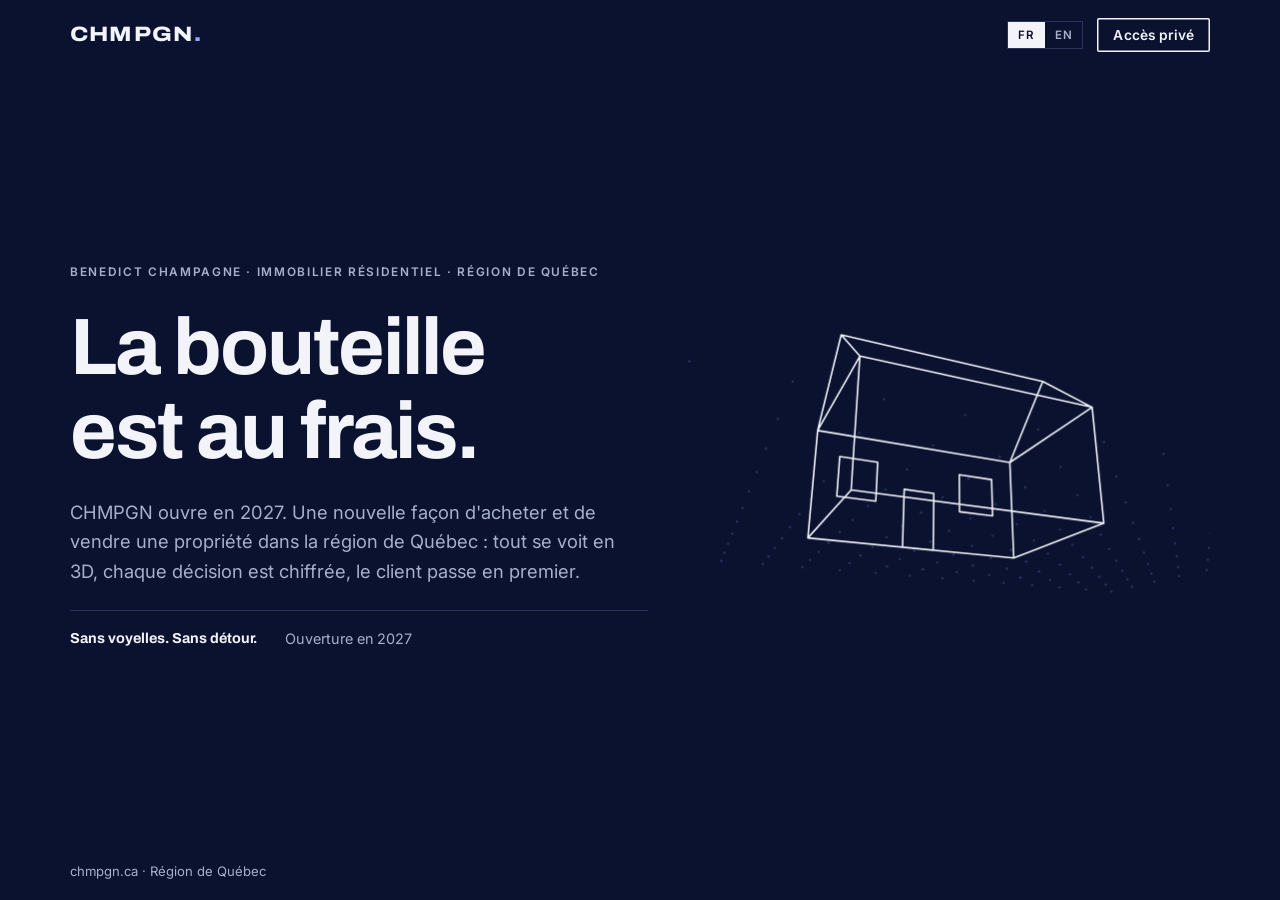
<file: index.html>
<!DOCTYPE html>
<html lang="fr-CA"><head><meta charset="utf-8">
<meta name="viewport" content="width=device-width, initial-scale=1, viewport-fit=cover">
<style>:root{padding-top:env(safe-area-inset-top,0px);padding-bottom:env(safe-area-inset-bottom,0px)}</style>
</head><body>
<title>CHMPGN Immobilier</title>
<meta name="claude:viewport-fit-sides" content="cover">
<link rel="stylesheet" href="https://fonts.googleapis.com/css2?family=Archivo:wdth,wght@100..125,500..800&family=Inter:wght@400;500;600&display=swap">
<link rel="stylesheet" href="site.css">
<div class="soon band">
  <header class="wrap soon-top">
    <span class="mark">CHMPGN<i>.</i></span>
    <div class="lang" role="group" aria-label="Langue / Language">
      <button id="lang-fr" type="button" aria-pressed="true">FR</button>
      <button id="lang-en" type="button" aria-pressed="false">EN</button>
    </div>
    <button id="gate-open" type="button" class="btn ghost">Accès privé</button>
  </header>
  <main class="wrap soon-main">
    <div class="hero-copy">
      <p class="eyebrow" data-en="Benedict Champagne · Residential real estate · Québec City area">Benedict Champagne · Immobilier résidentiel · Région de Québec</p>
      <h1 data-en="The bottle is chilling.">La bouteille est au frais.</h1>
      <p class="lead" data-en="CHMPGN opens in 2027. A new way to buy and sell a property in the Québec City area: everything is seen in 3D, every decision is costed, the client comes first.">CHMPGN ouvre en 2027. Une nouvelle façon d'acheter et de vendre une propriété dans la région de Québec : tout se voit en 3D, chaque décision est chiffrée, le client passe en premier.</p>
      <form id="gate" class="gate" hidden novalidate>
        <label><span data-en="Password">Mot de passe</span><input id="gate-pass" type="password" autocomplete="current-password"></label>
        <button class="btn" type="submit" data-en="Enter">Entrer</button>
        <p id="gate-msg" role="status" hidden></p>
      </form>
      <ul class="soon-pts"><li data-en="No vowels. No detours.">Sans voyelles. Sans détour.</li><li data-en="Opening in 2027">Ouverture en 2027</li></ul>
    </div>
    <div class="soon-vis"><canvas id="house" aria-label="Maison filaire en 3D"></canvas></div>
  </main>
  <footer class="wrap soon-foot"><span data-en="chmpgn.ca · Québec City area">chmpgn.ca · Région de Québec</span></footer>
</div>
<script src="gate.js"></script>
<script src="bientot.js"></script>
</body></html>
</file>
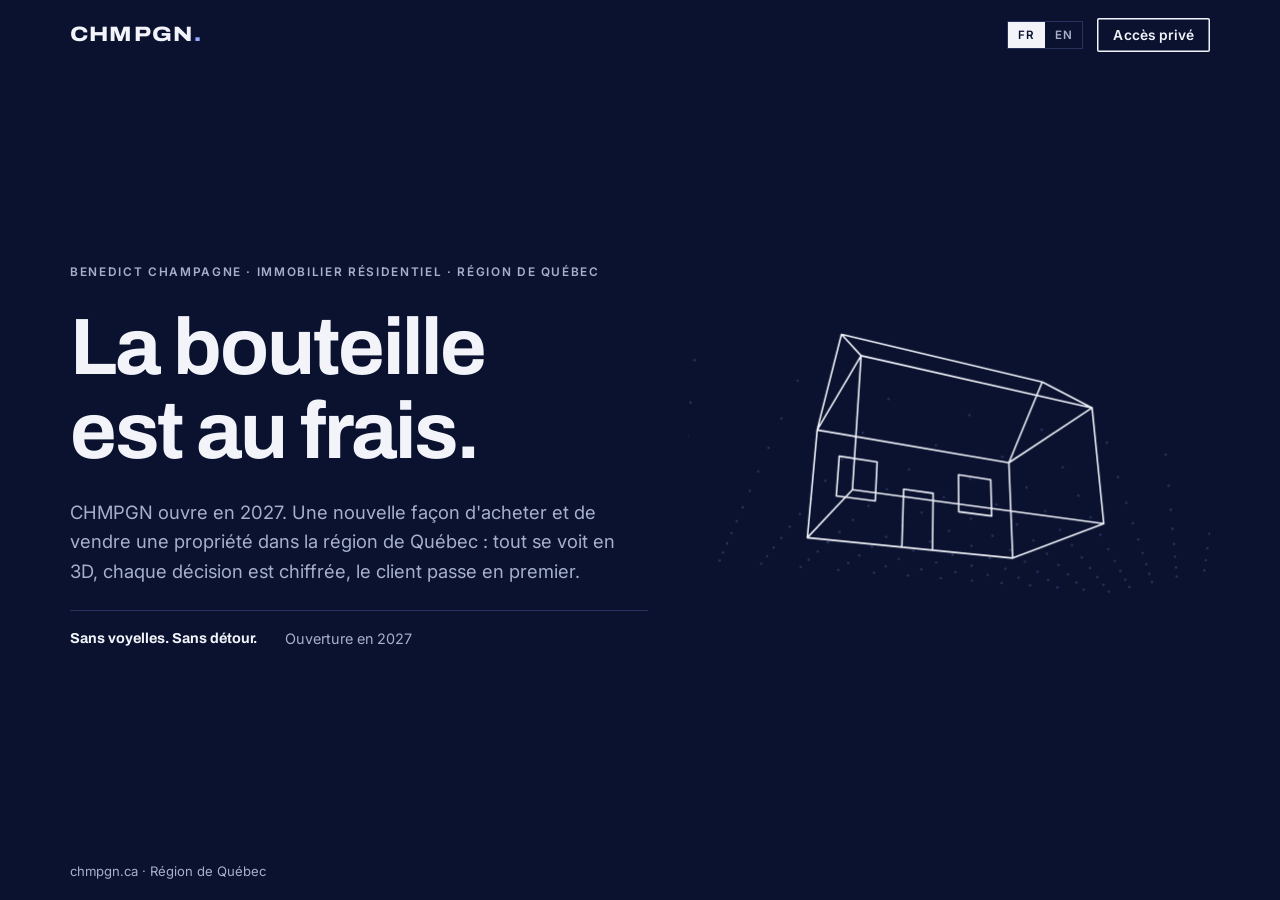
<file: a-propos.html>
<!DOCTYPE html>
<html lang="fr-CA"><head><meta charset="utf-8">
<meta name="viewport" content="width=device-width, initial-scale=1, viewport-fit=cover">
<meta name="robots" content="noindex,nofollow">
<title>CHMPGN</title>
<link rel="stylesheet" href="site.css">
<style>:root{padding-top:env(safe-area-inset-top,0px);padding-bottom:env(safe-area-inset-bottom,0px)}</style>
</head><body>
<script id="enc" type="text/plain">AoEj0w72Blr/qAeqjEPwwcm0emGQaNk4tW2n9VsB4wesf9QIvhRGrnawmxh5P0Px9r2n7a4WxVuocBWHyaMh+OnHYlr10Y9g8l0VZ7F00+2QL1pQ4wMLfZ/EY76kGkmvXBlnB3zH3j1l8Tt7pDyf0p1bDaTAru3/REZc5gFsPXAj7+T8Vy2i9KNSlSEvGKt4Uf4QWLXIPDvZTkbbWMHa9HeX0d1SPoqWZw/[base64]/CXJETJgHWLT91eF91d31piAi9/wwqkoVnelMm+Ch3pSlhpa+gNwujUKiyMVluIZzqsYC1D41JushNjlYz5yItGA1A0W7sDRHmWYkbCiH9Vv56xqBLc8ctt/qipnfPFhnRvm9s37PYNW/USFLn2sf0c4LkoUYUwMYTExcY3z60cVDdmyISDTmupyGgfEj595DRHgd0h1WsRd4kwZc1rVwi6AaAfvVR/ofxtGf44a2QLnAX90gy/om58rWk7nb+4rScldS+VExGyb8xqqD0sR+eXkSlUeziBw4+7M8dDn1fwgL2cwoapY5RMtVqjOUcLrEoi/C8cM3iSx28rsu2DBUY26+o94QRrAdFmznc4H6Ex5m+oJKrbOFI2P9q9RqaIUpNxKbSut+1+GoVZNpzUeh5LPCMC6MFiUTivE3QeMT0tpI1b3ZoNsQ8mELwk9/cw9O1t5EvxtV7/vbmKf4ls2MCpyPDuF1NXfHs3Ode9/Wj0jPYhIZkQplCv/oxozcsUU/jNIP7Dj3CIYZu3gESJyBWRpwR30T8TacIWGuDEsIYrbazr/zFZHK3QP2qxEDBfS1Cb7BPz17fYsc9LXPNJXq9M1lpnV7MiC7dgNm2+UwPGlFtML/Ueizzi9BXSJ7Kzcr33LGNRLnQc159LdIPLMC0QIODRQweffe7wtGV5aUTV/D5y1R87enWkmTOV9xbDFkwEblNEJOssIe3JE61PwrI5Y5fqIb2+fwYuNvhOZbbF7X45YHq+kYsleQBqtA/1cmwX4QBq+rNeUhNfNVov1qF6d/CyH2cRBi+GO/PoRk9guTqNBLMF9znVAbZpKcasMYIQ3+PdVsydmbxqIY0wDEiwlwnSwVc6KZgefUBO1jkMniwJ+1kwPTygpwj5Ykfn+YQFLiaFqEfd5tnLOYIktr4UUjcIRzgJcLzdTgn2wdrTxtiP8LIS3VJTj/f8lj9h6n1cBdaAW1PQ/mNAvWjkqd1w/+SMelPLEEIukUmTkM+/[base64]/[base64]/SYTZQMo/VDLfIVOZjvqDiOlizbIuhX5y+ZAkVbHpKIAp7uIei4SuCLU6YH/bX0HwK0YiA4205vFFvinxR8pp8r7RZXsq2EN/uc86z2cOuDwWKv8fxzvLnnnCpYpxutNSmg2QTjFCHYPY/pXak638EySEcZK+XZ453undRhkOSWOueMJsngCN9IksEt85OeGvX2wLTzVLJfaoFKDT11AVshpOxeeMI3xE2+2avSiI8ix4ju1iwcgm7bXT+5drc6dB4NyIu/gvQY7knrTD6+YuTfXveWjGbTwYQeK2r0Wl/bgqAlpqv25hdabQqKNXxJG90GLEj3xLjA2l5+Pz91aziRxKDvEQ91HSA1kY731dztvhrVNjTisCeTRWbICYUYVMn+u/Xo27KWBdJuwEApfHveXvzo/p7pq86HFyvJAxWYEvHWGbqpiiCTGr9htWYfc0asLt3x+xVGWXUM9ccJqGOIItlxcCKRop9SnQgOqUlegFfmrwMFCppmIZ/g0mbtn82eKd+VcgqEwCVfK6U6gqTuMF9rMJhAXOGVwUlQPlYiDcWFhn0blscORb7Jz+uz9t6g2x3BHCHjw/ayn/4mAOP/OXs1ZKeBgokNAYxWkbN8bocOrukXDzj1HSk9wpjaeXxXc/R9nNudEY85inWseWzojd6A5chEGV90h7A6mTy3FR+g4Wv5qPgJ5bWE4r2tG05vM4fn9HrtfYoV+W3RSntMFmkf1FNcO1yq5d4dfbXx4riiOJeyYN20i66zBLR7tO2Etq/huk6nVgHuvSxJnIPGYiP6qyUBW4XzhTxkPSnSLWJC4QBFO7spmNXDonxc5Sjbt+RYxGYdhLNnJ5dkVjXw2hr9jdkdiSI3GO5d2uC716Tr4CaGDtlzi+sqcYMEJEBt+9EnaoVapZyf1DxSMUsl70EqF/yC2ZQ/N2yR8N8Jbq2SW/nk1ld9WTH9ZDXFHJ8dDA/GTmP5OSslFb1r5P5p7bIlzaPMeEGwW/s+bgjZc/4O0ZGd2kttrjQhQiqBxo3qcktc7KG/zCrPeHxPE+mD+FlAV1lhI0WpzZZKO0xnvzKO1NgF78r670KIuQrkKT5+Deob7p055L/OM3AAZwCrzsllWQs3QpRWTHAcu9QiAvMnLiggQJO1iwYtNVh/Qb9Dn/flYYP0w+Y5ou/rdyA2bH7hu7kJwUpaN6W9yFSDhm9jg+bZxe6DahnQ+oQCPBJOwkYeUDoJtl753HTBH28Fhnsx5ck814wRu1/oEllWUE7vCeof+3H/xYT3FBWseomfESPpMSndo8l7XRhxL5MW7bwBKFPPAG/[base64]/m6362wKnMtSca0nzwIh3WuEu4cNZttDHu4Ef8ADWdbFtRDpjPI714HxgISdFGd1MXbDyCekaLop9I7HR3DH6A3ExEiTbdJxW5MigSx5C8dPp2u879RM2xXkMHMicBp9L4mGtfKj1+du9+cTZV9yUFxaPKaZRFSZBbD2KW5g1JpAMKP/OTY7Jczmlacf7x/bljnqojJVfA/CSiivWZHw8HHq/MIEYFfQbd4eFKjdZqScfb/RNUCEIF6w2WjXwl/PHRQRbVgmT2IoZwIwSEJkq33jqOBpb29oyUZ/IvcgKruzvcj9ooNxZmx6C1R2kGy72pznFQbjFuLB6t9Xbtx5n1faKGJxobn4T1j8D6UJlYaQBGyTyBEjCPMKJheG3RP42YktxhSdTJkJTxBvijHNY/Pxipn8xbOD8csHq7CWK0z0IUJr6fTyzyIX/[base64]/awut7ZfbbdSzSfcgdRuwDX9KtwOH2A9SeTNPuG3JwyvvX9ZoN/6vyVZwgCkfH1pKXDcuKAKxpcK15UPiVEAn5FuDbaH90ou5/d3aaORIOTOKBt0mTJXiRKVQpO3noAM5PnGa/shf+7hqt/F14lf9Q+FYomC84InKaLj7gVFsP6b8UAs2upHfRsexm3SO0woEOCJCPAb63Mzmuzdsw1q7IFXcqkqLZpT5Y8+1WlG/XjBvO80CSbW12NRh9vH2jxIa2VsCyNEUUAQobyV9ZF0G+e1dzdMGkmZCYXhhx8V3v7LZh9dGaSgYsn6CIP0lpAI4oI+pPoKymGFA0NaBTrBDn9md0SEpcB5F2EXC0nCtghKY4jX9yjDuDtQCPSU/1/Ptb8GZnf3dbGMdJCiRvjcGzOGiMOjPmmEcs2+CxIYJhttfv0Zm7Ynx/vBiB2rwcpDDS1zYOs9dauyGOYg5BhwXzm5HP9N/XnOb7ektWgjL5sYlieRx0RBBlTe7dtda8Jctrt4/SDPphWDhyqDyIolqbdYq+AWGO4js6CAYTIX9yx6AAoCJ5JHvOC4ldOj/THFUk5SA+Ot80oNEXEVZtX1siMm4FLVPjS0h18tTGwagu3o6xozv+sNilL9X6bVcO0JYN3lFIpaHZmD10elZIm0UbPIRvurR2Zz1d9DN1w0WUu72k8jY/OB9yCPkMg1BGZ6K8FQFDgwZiG8p55pdlesNRJnAMpPAUTk+oSUnPdvr4z1KW5mt5LoF1v4Uw3Eloy0QQ47/YEut4Au1RZyy75JpQRbnIzlF5F5dUWOhozeRpD47/NtHYlS7iPuuYn0Ae2BsiG7YWHbUg4BuEkX99HFdVit11fByq6QL60PP8C9K/7ce/rPdW/CPqLcIQWcb226GrIO+TsHBt5DO0Sw+7cUS2e7RFP+bnWNHUHWS5eXKs9+Pqe0AeC2pk5Xgb+9aTskH7Ps41IziRs4kXjv53xhn/2kXyLtFs1cRqj2QQD5WXaE+Lm7vT4cfc1JUEwseRyGwc/EGVlvyElkGAA/2VT3T7r+JlQWL28tuQmCRmqU3vbvw/nzmJwBlqVuBgSw0mtB4ne0LusnD49PdamBY0Sy+jv3CzvooUG6ox3m24KSoQBXK0vAyS+LkmSAaQSJXXbnac9guVnVcNlA40zvgF8P/nBSQwEMxmU81ILg6BnsUYvBYdvNAskOc9UVkZTbYdnYs4M8z1mYgxDOlh9BPYzf76/0PvM/FTtyBS0ZsZYbxxO9q2El09VGg85Gj/8K4RzcHrmo+XLKobaNYAXMaYmPOAZ/B2cI2pjPrmfbIrweCYLWNc00h23CHx9y4rzWCLmA5oxts+AnkZieiEvMQiedZEuuCwlBjJ8F75miZA3T+ICPxT7GTXz9Qeu1rf4N3AXgtjxT1rYegyqy17eSVODZmXl/UO0o/3eLUAXJGDERdlypaTvfIUrUTWzB9HOYNf2S4teDdSETamBORTyHKpbMp0GlepAjuDWJ9r48QzyfCFuYV0eqweVbmcLt8cC+zgqY1tvyoRKiiKXKNUasMMgqbk69vbmptwOc4JG77aU3/8Qu8SAG9P327OuR22070tVUunwqkXu/MRXVyfRKmq/BXSlahrch2osratkCeWj2NhKYBs2ZlU8KVUxxo+DN2uFghpr1wFhRUABCQVNTenfrDfkYkV3tE0w0n7aGHPSbosCBUmIy6bt3IYkBGUyG6o1WnBPOPD5ux/GEzndvE2fEkMbKd5Ijkuxlwx+ReChqQLXthN2A3o4oQv3nrv1NvQ5QUwucm7J0mXfmGuUBUotJcGa8oyXHVXdCD58aa9uljUycbe7N7PMeeoNC/UDRXJmFjG9HdqNcCiUPPHr7pBNCk2YQYcJkY/[base64]/wbqNMvkhBwmlZDjctwvr13qbTE4NXZ/dB9L9S3FXt8a9wLRi+8z+kKa1SEVuvpBYR19vBAFDsSfdt7j32PYcbhOGxr3RRTFFCCxv05ctBKHrv3HaQNLjku08KKIjS226jkXH06bJKxAAwTBUYt34FmvOGChScSgHF0pOOor4DsxcQPQd9CX4ztFouh2Mwcj/TcwSA192Rae5xLW7jbQUhbyYnS0Xr3pBxBJpH4hVjdDBmkJY/5qKHU0kS9urMsk2Z9TWGVTGESRh4swuiM+Z/b52PLJvwhtVPrNw+L1zx0pXLslywTX6J8vLGNvRFutU+BxKimFf65CcWl7CqiCjpBk6wEuTnW5WenmEOUaBWCvL7VSDNs2b/[base64]/rFFjYe4DICU9GGYcoX40mmEgtnZZG3Qif5b8yXb8EOaHeUTCTOdkyzyHEOgK4azod3Dd9WndMhgq/xsCkHvxG20oTlbVsBY+CgXpV7/+es2CqLPqKtQ+nIMLKORkd0BIA/3MelUOuXKY/1+QPc0yJE1qKz9c6qr5Id4bmqPNSAYROjb2HH1m5zps96cgUkOpFpmuPYPItzdOyi1oie75PICFIEnEvclryylGlyIKH/iPun3Bx7pVddCLpzQWqaGkUDsyWhlQnLYl5BB+A6V44PPovm6KaWSE6USyWRMNQ3nrrkizid86rbKw3T7K/gyYC4eenr55zDG1jDwjeR2s+XHBUCFRVcg/eCDGWGbERQLcpBAbqMRolmnakEXGefgLfb7QWbARvXPyLmTR0b19f12MF79O99vbDRnauamzecVnr7wT0/TwWa8PYJ4nLJSquhbwln4V+rZJSxp3L6U2RjikUwRNqUlr5pXdmY6vGSWM6qB8q8ZSXTL3AyT5YFrhu37frHpLY4Ccj0A/lhmhECzQqsqCSu4YWhJv6HYbTnOQdyNxm60U9jUrTcHVvL/MNa/CE9k2zSS+5goAwwUN8tp7r83P1CZj4Yo+ecMMj0HmQcBpRyU1muF7buCXWRdwBaVbyKbvDaao92SR6+dwdjiVQC106pRNTijZuzO1F3brv1jt5b55QZpi/SzlwZkunAcE0wOwMmiSkcCcdkv+6DdkscrAxHldWmTjZBvJtxLrL02R3tu0geXXxN/upo/OZXDhQuuNbeG1sIsZctROU4RO7NFARGd+AkcSVsTsSQjQYBSf2ynNijvZwsDMAReXCx6Xc0qLDsfWDnu3JesHHdc4GotwO2DR2pNFMY79Xb33WGbElzUKpkjlnOG1Vp+H7qud+V/g+gLlw8y4oSs5Z5yCPVPYENG4XSp/jR6Tdvi1odLvAsUUASxKTTdudC5eDv9qd7BNymJh977beVPXIo8vwOXpiqseZsoE9Z3mUDSvg7OKAmIOeMGDwHL5RJioxH1RainRljwQ9MHeArIX6liEaq3YrRtTwoNNKTsNa7Xt+68u4loL2HkXus36pj/NNTc5J+yL91uj0bi84gBRhBUBJfmXUslxG4McgI+bSBMjdQK7g9rL4aJtgh6jtvDYn1OS5UQTBs1SsH6VvPr86Zo7bLv/6PHwCJ8jEKVzsa9GFBUyAOT1dxlMYYfZmMXDWOqWOkWk6PnzXVBma3CMnbn1tb62fHg/70KrIxtgwdt+fDjFDXGWE1M1uHQgKe9hJ0wGccis76669CqtdQHBuAT</script>
<script src="gate.js"></script>
</body></html>
</file>
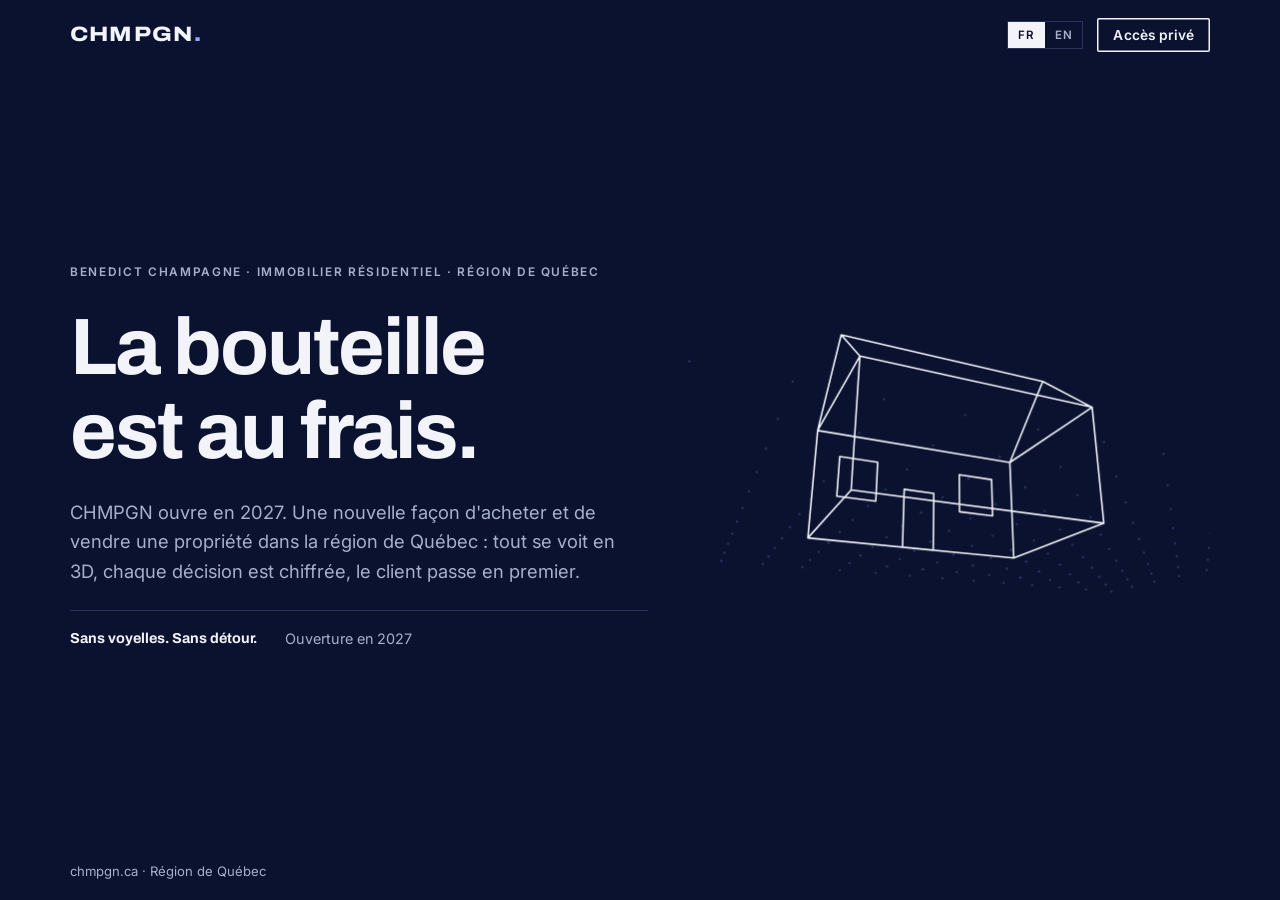
<file: accueil.html>
<!DOCTYPE html>
<html lang="fr-CA"><head><meta charset="utf-8">
<meta name="viewport" content="width=device-width, initial-scale=1, viewport-fit=cover">
<meta name="robots" content="noindex,nofollow">
<title>CHMPGN</title>
<link rel="stylesheet" href="site.css">
<style>:root{padding-top:env(safe-area-inset-top,0px);padding-bottom:env(safe-area-inset-bottom,0px)}</style>
</head><body>
<script id="enc" type="text/plain">xFCSWgydH3RO8qcQHg+8+d/rU78zloxCJBLS0wOvxtzWyChthhM3dIQwXYgLgC4QeMIp5L25bg1HWu/u5+j8JMaZ90eZhaSs2Cn9UQAEWMnfmt4/Od8xxHwL3/Vi1xxosSEncyivPiPmU+nXLfhkZsPNxDEIke887CuxtRyKf9j0XifOiCgS9YfaFFO9L5j/jgmJ6hz9m8d5MHIGKQqQfUnoyhsyYQlhD43X9mUEbALLSvd9l2sDTbhSvOf6PCSE4JVjLiomUG7b24HyQB1UcOdg4cIENSgZuYhJyBemdUtVd0dxKzzsLmFhFjzuWQn/t0F/[base64]/75zY50suZt4zmn+T4VJxr/by0nLQo6zYpeto9FarmTDuBURCLF5HCYIKDlYu30ZgoHILK0ZNBaycskl1NKhWx21MtgpB4xooZX6t13nezDoFw91jH+HWJ4I/P0Zsn4Ad3cbr3Dm9MvnbDYTa3Qk/ly1ocBkSFnuzT7Za6xiMd3BV9df96G3PeS4J6aoo5QVrUgIZHZdgX37/[base64]/4TjVOc5Izmw29CbCSEnsrKAYtjaSx6fclZ6Zm/NGaBEIedcvMWotNXgBpTUHi7saaQ0GUi1L1QGXkJ4TfDGg+Y859C5tO7fHU7KaFiCqP+sXMPuOIwnfR1Bl3I3giiwCLVzCQbTZAaErhQvBPurW76wT7ol+iAVbi0Rbi4wumpzf0AzrX8Og+O0Gp2aWwfSQzpDN4FDKzFF1ovpv2/eMVYKu6SY90yvQQvt398PjopbqVchHhdKLRcWfSuw0HDbdZtj8nGGXj/jcl8nQk4zo7BfzH6alW6rG2bc71ulUjrfcrp1jULmm3BFtsog6/Cl4YjkaqYDDqNOsdusr0JXR9RpcWvx/84zRqPNUDsYNcyR7tIivRh4uRlbPvMuKEGCWxyBSTUuIl0aFLXIJkwjwtQA4uuI5HccPiG6Wx2F+U2/2BdCD0cTPwv1BsWDewG30Pyk4cHyNklzIPiy86qYcYKTPhWTho+2vM/[base64]/o4CytjvAsxgf2/qEgiiJVdot1+A8CnAsr4Tg22Ote4r2ZIkSoiwA9gVv0d1pQae3yujPzuapgZ66WTB/fOFRKCXBfBxhXgHB7JkCXmDciQARtzFeAf5f+4XJ+mXUmglZ8jM9jNn70vvD8u+z1VRWAf4sWHhz4WljE9ht2OBJzf4YiV6b+NHp4ywwNSQVktFtY9d+GfhhmUmXpiROA/KxGkGIfXaZv64a47/UaooqYtAnMQJkEpO9Ubc4MTBYzbtnsAmRgR7dxKueWZIkFUrfzF4MhJoiJMagmt3CtiY8q1idFJb2h9R/HFcoM/5rsqceXIMhZyv4W36rAMnmePv3nw0HkqmYlY9Qcq52X4wqqHewPREyLIJXJev69f0RsTpBGQhtjB1TeYgHUtD0qCcoiBGcleO92PtGr6la1Inh+oenpzPehjKlKUinGELHIzyYW6413JnYFCjAvaDqyk4xpe3O8ccHq4Ig9vFnU41Kpqvf6IQ/KDl4wBn54nlvOhv5UUHdmFUDGDIGI5NlFHAiUHnKlWuzXswoaFzN1gAwHcx7olE00eTwUouKviih2UQyR9j0NZZMlsvKyEenCiV9pahr2MSVThyrBAm5zAGgof3L16riX7DsWYYvxPEbIHsVpH+3cb63gaxAU/7HQ2lnj1fo2OX37XevWY8ziHI30bJi3EgO+Q64ugQz4uMnu7SLoYNgs9Mgi/3+KC4NDgaO+S/pjpNUaJ8HxUINorbiJ1Gh8875N4TDSA/4n8FMNeZiFc/ZEWs1sCz0TPe6ZRCIdlHcCnMpc/rcllj14FLcP0vb3iZbE3tSNmV3KoTWJ4bp2i90OG+w4062dSzR9BYx7+HAQvb0vDvxjx12L18hdky3wxDpHaRGpH4UINY1kBap8APWpy/zTr/TIQoJeBSkr/ZT/Cv2ototJfIUuGgFo6BV88L4+fRIi0w6m/bYFS2oUEOR1mQBeBLn4NxfJ1V8/1frkH+EXhyZaqB6Hr56X1h3JLUXccl2xj4JkCDJytW9yPBcQyC7BJsM0MT/49zZlHRN+c8lj8Sk09SXRimrne/f99u4r76pBWeh4vxbx76qCoIOgA8IfnPbMeReGJRTGXdZUGGFX6sqiexdD++zt9X//uvCMwuYPzZWtXB86mNLkJM3piJNumNAM7PStdsxEofC7GcBfbJjxgtVwNXuU9hG1MB3vBwxkmMQFxfcKPG/ui03IoqIpUzhuAYs0MAfOlYYzraD5OaJAUsAmiQA2nAcunZkzguULGlnNEGmqmq6CbqFDVIpG8LbMsv3jue/yyZv/m1DzJG+YAjfPEartxivCSTkFz4hGw2jBQJ6/iC2gSYPij/bMy50AVgcO27RJe64ZzAxlQmvNiY5u0OnBXUorx1v/EMnI30HfvACVyDlVrZjat95CFDl10o69goK7fkcAY2QUcJksztbVX+73BovH3/xoWmMHirsE3i5eOuE0f7GndJbCsrAsNSMtb9ES4c3+gQeyelv1xnWBZ565LYFkYbuPe7Zebo1espuIn2+KFTKVqNox2Djxl0mYXwxlKwTbM5sT3LR09R/toc/LPy+tJaVtfzRwent2eWEk1ZTz4cdScdbJO159Uah8fxeWfEMS1naZ+vLCJzqqtPJmOAAlFIofYapdTYY3/c5eunt87GJJjTt4VatNAzlhxBtDXm5gS/0Aenre2OIYUU75UFweLKOoiLBdCFBC8Iw7/9R7Pp0hqxDApwqnswt+13oLFQXfgSGKYbaKoPEU76ACKoAPMDED/iglTOdsiQcvDj1Xkw6h+azNPewck2Tlqr78xN9LSQGkBxCLHwSvjSalyN6I/YWULkX8YTF6lyklspWugRk9fVYPr/eL6tj2o7cEyIpn2meaAkelRwYfEt1XPV7JYK8twNRn9IUQXgR62WSF9q187MNItKhKi4C9f6+oKz3SwzOgpC9Pet82XURYXt/KvnRBygNLVhlTW3wMWZWff6cT0g7jg+q5v33Ir0X0B62F6v/2QLh3n6kNqsxdM1bIY3vB6SrteCEnr5RcZhRrb26TZxdzh+8eGO7NPKEUkockuRYD8IbUq31T/z986omoSVLI8PSy8f2XBumvTW4S2WXWEDWBNP7xZL1qSuFEvdbbu7JhXYAjO9+GD9UB9Kf7OAf5PYEr3yg7arf7UOF0mdZERFNBmlGOZZbxfAR/yzH3lpXwR48pOI6+DbIDazA10KsmrgDChsr4l4Kc4Hha6VBEyfXnEaKNmuimFuJdUv6oTL48H/qyNA5s9BXixYZ/RBJTZtOwE7YCu9yGYVft/fI9UostHzMd9k1Aub1h18fyBqab8YcAus4OhT0UATakpAe9Cps62v77+swWzNTvfIHFIwWoQxRLcsVwT8xaHQvRV9ShVKYE6fpyLArW75eD51MN9XyCQztyKoad4sirkZli8AO54tHOTff5pF/QMCr0j8wyflo1Lsu4JYLPiZUl09e7zaZlOPbsil2oJQKzUX5a+j9HRDozuxkclfBc3G/3FZGzKMd3epWp9aK6YjVzn5QC0WPQ0LKcwIuwHXBz9jMRTCy17QsI61uqNwSuLFM9CQyUJA+k0qt9xIH9tqpPJaIij4EmKIj02Z8A6TRYm/xoTNoqVf84wJ1hSw5fd15vzA8QQGIofLya+GAbDn7fCoCnRjZ9AbbI2eLv98wmS69QgCukxT7UQ2CSDfvcnGxo+7woTigAi2XR+/c/bRyP8Ov0E6Vw+dMsnlSDkLJmdPBVdwn9dva5nKWp4waleXDwfzUN7Uo2ODS6qOrKBdj2vDAsSSPaxD03ibFOMrtvIys4xk9KlBaVXesWoAhv6l9l/BhpILuenMUHttvwP8eHTdRqsSQyXeAftVrtWsn7O3/rLKxgKa5boTwyaSW5SacyStZV255uGDKk0FkIzKzCHhS6mmXBG0rMbmKFjPCkKhZkoK0ffoDyawJ2UF3+MWE8orHUxfQipuiFoE1GF2leCa7EYOOWA1yAHiySRlET/3pI6QXHCi3tkqQv22J37Kohq/+SzcM27JGvzw41J5/b+s/cGqyW1v01P1FWIoa2+ZnXpxkO6O4eR9RSvprCi6DsKLfUnjib6aX3nc004ca83nH5bMcHDn5ATN5qRalIiBip9bwgBj6BTUBRMSXX6KV4VkcYqz2NUBQNTOv/FugjPv6gci9Jq7brTVVZ7JWipMJHm7Mzq/GSlC4fc0QfCSe/DS89rLkYS29oZWrIc5nQO4kyKyM3oLYpBgyB2MZ9aWKBWj9UeT+wYT+o4i+5Y0N6yc379SFk+SjBCxoLX9QY6QX6YLj3bS8iCz5tI6mb8KDLFqHgOFrn8c1FOCQLH86q3W6RA536neoCahUZ/JIe7vBS7Guk16tCIPUEOCDS5PmUF0TN2AlqOQyQTgtOq/X1NJJV26ZNbrkC5+H/Qp1z/U+a686uxcWKIgbwCBZw1NITVHYNtS8PJbWsC4fhyweYMQgG1M6Fe2MYxIUHrWMo97BMZxNRGvfWHruVsVtQeNFKsDQ98j69ybBgjnkcHHwdt1UB+aeJGfEnGVWZsl462UW+/[base64]/BUO3IjIQhRBKp6yxyoFcJKLoKAcC2fP8fYHJacX3DqpkwNu3qs1ObT1TnKeyE898IzeYiQfaqhqDoV20kJAMXR2suQ0+E3F5aBdQMrqhJMw5Wj2VQLMaTczuzZLQQOEMcpRs7k4JC4/UPk03CHJ8c4nods8Zwg2SqinMR7TTF9WgqUYRE2egARhP/1qBaF8T/V07krvvLXU4HQmm0pikR+WaFWQ1FWTYVAYtgpn2LKltxOgB5XhooTn5ioo2imlF7/BcaUeOJmnmilkDFUaCyErPyr1fNWqxWil8iILjPs+8ihNbqsJ34UjC7CFJVcPWxmsNZC2VQ02OU4p1Ik7ruRqUmQxe25DtcBCGtceaRuzcnvRAWiGvAjZCFwqNG+khWog6wMc79pkFoYrLn5Yi7XxCu3QE2Jy+EIVw5FzxFY/bWv+z3IdZSXd8S14iC+CxeOB/Fv+SxR5GfLl8Ec4gVWa98aeJ0Pped0NIcnrIs934mFutdydQYVxLtXryS3L3T5ILUOGtKBlnEY9ccUH7/[base64]/xfrH/[base64]/OLuHGaYgcLVH8u7+3Q1JkEMQjxQrgCkdCVrMXFljNaFMJjQ/HUsHEXTwARyMqwVfMjFAWCS8ZcqXJrlvS7c3gwZ7+ZLH+3eU1OZpzDIPdVQJ3DGpORirlyW1CX0z8oG9Esofr9G+8d/Yk6EmNNFnOEm4Y1/hup6UXKGXJBhLu0IcGpnXZJJVydDTPdsKwePNmaIvoqPWT2k2rbgdv2x6KzywP05Cb6eH4mg1H6nii3gy50qoKEcXbzPHRdM+GO90IpT8YGYaDI3JXUvhOH/e8YhW4pyUCY2UDGhgpBFH0qDm5brI8u4I7e0JNRQCT0dDo43aCcFqcdIfE6uXUTfW8fAuRMSr/m2DbncesVAVikA+rVy6cme3WmDKAFj9XmrfkEhbavG+E7MmcwuS7Fx0+pbKj0vAWibPzRw/UbdViatKwLx73O/UL7/50emlzykqcjaLdwTO/j6fXRULIATKW1zOPUvEy29bjaJo437IxY4oUUraB5Sn48ngjycixcrvyT/Zg6tGhsJw1vGLo80sXIemYGjsTsRhxP2aNNBoCsPaGIo9vJeeFyBijSDaRcJUcaBYPqtoToDxbpECWA66JwS7wfzAj4mYcIy5rrTZX4o/49Ss+i3CCtXxG6WamsiyAUrqKPUP2hNNEZWdbm5TiK6gANjrgru2fNPo0qvDPGazaoveF/CT2lQC3jCqCJZMI6DLtlOcuXMgwRs6vRxU+n0yK+jXVcnksTJRDn8gAwKaAgWTTX7y8gMPDv8hkV6Y2hk2EgUnnjR1Az5zEoXGpGzirlldDkkHlfijerkzKp8/UvkmGaekGRA/hghJQueGin6WVop+i8EyyROLkRwOkI5jueRmoem+rIE65J74reQE/JXUl7Vw/FQkXrSd6D1tY8jhAhH5HaQxPXXbmH/QIlgnxZeIZJClJ1xejaIH000dwcO9Q9NA0J47eyd/VCQKgNennpeP5M4NPfZJ07kenyNSJjbnLE8xPjR/pB50IfNEScxJIlwxdupqi0JP/PGcuiKHk2UzMJhOPy2JVodV15dFgunnyXxTCAy2jmTlAlyEuhg4J0sdzrJRJXfTxdo+NUMjobKrq542HhzM0mtBR/iPxUFXgn5sQDOI01sZhwpi+kz2NAbmYJUV+q0RcUoy4SXWionCL6SH6Ph+vpQj86TmFIfZ7tiIwdmfKGcZSejWvZTr85ymk/s7lfYYhQj09IT/XEiqJ6sP9Ancwyt5BwANSpf0pA6BA9QYIpNUwopKaRrWfhrO3ScNm9qXUaKGbFjePyjtEg0Kj/KljeoGaANZhCYYhOugPCTuMd6n2rUPu8YDgC2/AE8AH+TjIu2k2YvG5epNKs23ftajvF9YFiNLIBZw6WQ5rLj+sFfHAi6oW0EponzNECZxzwfkb0iEwcwb5kIE4S+DCu1/Bf3E6gvzdzPDJnSNA5D1Apf7isZhZQtZ+tTb67OIRznh2w1lHR6F0ehMKz23RynC2055BHa114TSIYuf4E6fmRI5k0a/mdieJVWtV8CeH2MLPIKqYPv91fccp+KAZvxU6xBalksLd+Lb93xrlFOgbTJ5p0Fe6g1dtVDbm4ata2tAXkUQsu5Da1kGlAwFRBwPmXtnx4f+dlZRXo8sE7UiLEPqA5UVQnySIWzxB0YBA3X3af/qZMXC7+ku/OXmeHm+jbXZ3ODQ7Vqho40u/xBdirisK8QKG0KFLjaWkHuWOw/222DAEX4x+UM0gOFCQzLcuJkAqOszBarVXGM+19ih7Gk96Gv6/Kykg+xx/Fd43Xp+yE1oO6J/zyOsVIW5wDHZJY4p7mj99c8pmunoFo3uDchXGcYA1QnK/kRA+lH3SuNnAETvXnYlkLlOX+8MF6X2TLRtQo1xDSrQCzmOtXybqOnLdbEsbP0hDTPtH2wC2ySs3xeHM2zALq5T/657FdxNtb0SQ3RE9ANkB881Ib6v3OFz60D8U57ImFOY65uYORmg0JCq+d2aohnO7OZoJHeoyqk6snINX1ZGnGjpKxx+GpGv9oDw8b9pUJmkEM/aEINQho8l0HQtALT6+9eHtvfRdPWdi4jEkYBnQ+ezIzO/Ld1z6YV0f1+/519NtL6ZYEQ1O//LdsVFn9ymzdHRpEqiGPZ2pegITTrPxTYlPZdOn6FDuCO+p5kg4iYotXRiOBC5OkuirOIevSG/WZU8+izUGyLZ4i0j0OUvmcduUsFo5fESWssCiMS51DOXHaI6za67U5Je7uiCmYsuvziUnCUuX5bmFHKsdshcT85Koqx38sl2o0MK8bitrsWU4ntH0b19R6WTpLpuQ73AnqD/OZRcJsgI3ubsGRojNdzJHenY9U8k6nw6SJnb72DRLLJEorfrsCsiLu1LAeMGNbiPV5DWMBe0tPG2k7NhKuUlrtOHgjB3oBQ0SlGXMw84I3EZ2gI+Ixv07xa1xGd7JG277wy9uFYJr3dt3jQlpZ9n5E/nSjAMgHcV5bY6mn7mkNBPXJMgIh/DR3nBAxvNq9H74y1aqU/m2m3MVzFN7G7rjfHI6brYY0LpRl2PXILOOZOIJ137a8k7CtqyGyqPgpIgiI09/xzn9otdpXOo/C3ySFewTjQm1B1N2es4oeqID+uYSJPWvDtfW1NokNUDTmwPDw9Go1mZKB1DpUxZJJ8NCs/L5Sne0aUrt/SYPJaCQ8LzBgGpWVDPaD8alAIs1INeuuTX1buNIZ8eLk37aazAOPeW9dqiwfrrRghgxS47YpmIEXEziAhv75rIN0TIMslekte3PQyv6M/ul+m7W+J1jAR/vE7fqDvp5kOzRxaVXK5CnWCPzvX5NrGlfRgwNhddYd5BBP0qox+XDPV07kaC6BMxrOZbjAhJHOTUJOmjimQWnQFCVccFnNtZZFGM72zzQLDE+paLwVpFy/Mk8q+dDCaab2H/xGhKza5nEcaS4yNtPHx0tMjXIFghDqjVDhl+2fQC1zkXVGVZ8OVJ0AbYZq3et0nzKC1NiaD6WLWRroSph/n0HYi2xSoevuhPyfKfrhih+KL42cq8lxdNbXedCG7TsqyG/C30h2byO8P0m/uLBx12dspqHDuwuyJPxLGEUarTfllAdqZOzAn6bTzsmaTVbbrORyg0MOnGaJe/XnULca3N8zzr2PSWae5FWt1mCO9MNgONVMTLnU3LPB8NXyULWgC7ZcOf9lUcpdZTvSvJ6BM+KPWTrrknXk3AOtZPmGuOqEDrLu2kel8P0rhAX2PaEE8DB/sWyAGDD+Sgj8DA7c0GElQ8QyMe2UonMXgSjIRLgOTMYMZV3v2UO+i912XWKybDBTWe9y1nuRiJVHyMsI4e1xnQdIzwaAn1iJxgDXKxzT/[base64]/a+B76ttrrA8GYtM2Vq6q/CYlTgl6Kk+QYaFWDwbNaJDW/TTvvz+T+cvKKqheyEvfvbcNLapLz+pPUFM6muXmHtALzxwDpEMPLqg6B8+h9kYvFIEiTZq00Vh/VwOgCP+NHdYmgxNtYizxIdB4WV/Oa+dGJNCxk+/6L7dmSo6EkxynnKuwSkVrUr7OXkngNauobHAsqac79fdzxWrCUDzWXOnPu48/u9LXD1nJSeO8oWf3zfOhkVF9hhhb4pq/+k8vm21jXLa3TWzdg7n5WNMcWBL8Jjra3OB43DEYf1TIJHOoGfnWQvSpNfCsMz+u86FOpme+hmpOnMpJnc6aOCMHnn57TPsxLQdtjyuQA8qIEaTz1ZQSjvt9yLYD4hxavHL7BunGBnsfTpNeGFzAg/hMH2i8P+59Kd+HVO56Ua4Jyw+TPXTgHlVDXBsoOUslD2S6gqOFXvl2MBth8IhoB1wSWc0LI8HdYAo/VBEEAb3nDGmKNqSQ/1C7wsmOt3skokA/wLjvt5ykTBW8rnXzAX9wIvi2jA1ARfaNqzPlUoYaOmDga2aTEL8yWxdj0ZWwrwlhooHUjVMyqs2gxsHVhJ8B3/uOFCqBn7aJA/Ie0S+7F7vPXWzjaxYRXEclmTPv4gNGtnqgQF7rMkV3iI1IUAFAHBhpndfIyNBwTtSEbCAQWHHtsVrr1rAXoGI9gzvl4Pdkatwd5VUxf4dIukEeat84JAFjyB4IB1Z7/CFKAG6ZgkVGDC/lhaextTUtIi+J4dtfDlVG42c1v8UF81ytqs50JXmmZzqG+3wuUj1+scJJ3o/IPW48p2sksiIzKNmhd2+igiCRn0KsRvPYjaBk+ey3UWqqKAAHDh/2OS0XncPdFfUw2f/dYRl+wY2yDEet9fKmq3aVrzzFFu1Fonqhk++fCYZfIyMFh9TwaUE9ArN48w44yAWp38BmIHeAhZHXvCO8osOAUOPgBTNay1MKAy1wDmG/qBTplJl4HSDauuRtlZsQNqHW6ysh+1P2KmtULghTwsS8zF4aq+3wTq3ZVDB5oLwQXROshbsEUAIZGZny3MFF6Bw+Jug7F/TFeXqNV0euyWBLniLN4gDV8zD8g2sSrckttyw4xovKSAT5xCu1B1QsupHFd8pRADBfSXcn4p9qyIGskYj/AutCyP6xqxRhcZwsrnbXmPQKA1/DJsHC/cMHsc2RFZr3CaxpmQlIPNoJrEd/edktdYmB4YLgtkUU6xVi2lJVATQlpgW/vXZGmS6n1GHAPLBOahXcf03uIfzXTn/sk624Z++YVkTVVNfRY18AXM6Vc7aO8Gd0j4xbu53BAJj9n+zlI/4RVm5cYkUTamEpsa/P0cjh7H+/A5tXXVUyERYuYUUxBQU0uHtXPFtTkdFOqEJ2sKKizU10JD1tFhy7uuXJtxeveXgLCJjgEtKFFBdCxMBeBze1P8msqzHDZy5LNcxRE0f//cfy8zXNPASk4nnz6GwLMRZm6suwEju2MzXajHtZiilCXU9b8CNRoUj2Ao6fUdRfOcl0Uded3b9qP/n2+BnOtzcHUKCe6budDdU56xzXZmJNLNTuP/XqUffjz5RCZjxvmazImViHw1u5Qz4UEG+6L4kF/2PRsdjxxwI/bdU8eiThIGgCR2S5myzA2pwhRQYQusMNAQ2U7VbAGEa+nPH0FfM19YwMzk4qHppFtkrMUtZO0Ny3kdfibM9VBUhNw2YUakWvIatutH3CYV+6B3l0iCmftHOquzSA7pmHcpWqIbTQe02y1N7Hdqs8ld2QCg7pPJv3TZ6pme/[base64]/5Z4x0MiEkImc4fgBINrQvVtmWoXY/E8Ji2rkG2aXJx6F+MAZX5Pybft5gucVddNB+IEex7kH4dJLhzmIZAAx0uISkJqn/gtQQ1og0hloVbe5oQ6kWAHfxx73IKX32W9sERPdBcdtUTHT/c1H1UPprPoH9o/vlj3rOB4d/fTSQyFGQRCiMHTr2c2Rd2+/6UUhciDnwCtK2VtcKnBs3F5pGCBTaEscMuvYKi2F0m8Elkn7qdy4Fnxi6mBoXVSq5UAihq3jI6lhK76Gxu1zVXyIJ8dlyDKTduq8XYWbe2ZWAzLyYe/nlWLbzJmUvTNmSBMWSkP7K27fGgHvvXWqixTigVOW9+o7X2PlhPOo+E7p+siV6FQM4eOAZn0u4FM03dPfI/9XRs/1ZFktQPcE5qmxbP+LdtZRQnwTO0f2ipSP6OYjlJdY1AkIgaZy+bjjJCHjaxCs4w/4IKEdFtTG3jqQFzdfZoaneUrp/02dTDL4/u/ktVtZ9jpMW4xwMHz2F98UCCxoxU8ItPiQ6E/j5ovRFyuWMqWEIMVnzgOjA5XwzvmjxoVAZYxRbk7dTvdk8N3vTGd1r9ePVU0782CNawcDRktHFnh14eb574lEYmpZG5PVyeIMijFy+hm9WUPhfy/WZ9XkKn7im/sbYF3W3iQ2l2RXzFBuxrY0CuXx/AJfZ46j54Z1nVzQPxC15JvkURiWRYOu4n74UYw6iH3iQRaqdHm0FCh4gfyRsnhfmXNGD9e8r+n1AbI9NeodfO136ifn5veojvfuP6phXkQ/vpVQfgr26JYsLIfcqPos+XvTAwrgtAz7Os1xKbhBl3P43aR2bkbcdooyuHsDNb91c+CGscnw</script>
<script src="gate.js"></script>
</body></html>
</file>
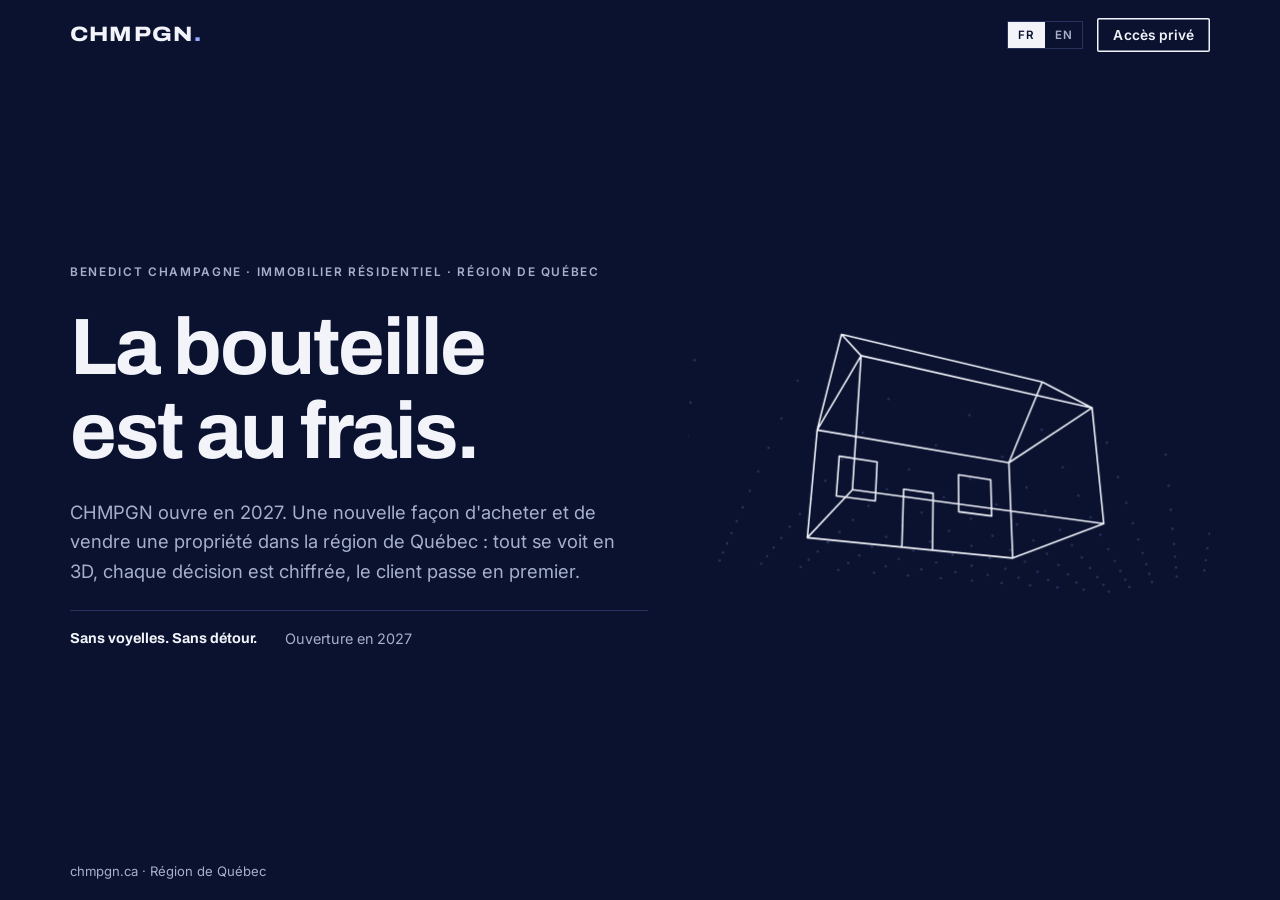
<file: acheter.html>
<!DOCTYPE html>
<html lang="fr-CA"><head><meta charset="utf-8">
<meta name="viewport" content="width=device-width, initial-scale=1, viewport-fit=cover">
<meta name="robots" content="noindex,nofollow">
<title>CHMPGN</title>
<link rel="stylesheet" href="site.css">
<style>:root{padding-top:env(safe-area-inset-top,0px);padding-bottom:env(safe-area-inset-bottom,0px)}</style>
</head><body>
<script id="enc" type="text/plain">CAEV2HI8xhOFnISSK6tJG5tzvUipRPKSz5i3XCHwMfSgJFD+nyBosI9TQYob2mAavS8nl47MP4s60Ldmh/3FcYWrmPipx2duHwCvb6xgFNA9iLcLG4J+RFuUz1Sd0EzHbKN3FDg0nJzGIoo+xEbCBn+o0wlWBrQvWNSjRvOTYFXcEP5WgYS/31u/vmNYnncAaudrnNKu9lNoWcdYCcA7iWyH8Y4gwoUS4uRWh2Y7CCuUbYvt41/vPjV5//azQdP1ndIWMEkf6r7aRE7Ip7B547xLSWkFYB4niN4xkGW2/hZz4w51sAQHMtChWkrgxS6IdmZWgWeWFTsOAhHfW72qTBRO/dvKmei/G/5Tf0JcebiQ4eYYqvGs5PVg3/3ar/MaD22hMXJ7j5kH0FjZ/eVCKkuJg6W145M8A+vNyZTFIGcAgr+KavhgK+l/qximEkrTzVKvGYNJm6LC9V0AHQwNXmfESmCVIgrCYKARsmzEXeG8qBQG/h0/eIeUZ+6RTcshSX7dLdXOoGUDvfRP7QgTNa8Rq5BTZj3cV/0svJuRKv8qUki/PxZQz2drG9FzC8U2OCEYbPean+uzsmY64q/xG1EaVJJMy/oPp3HOZ/R+aBUlMt5dNaCU5dVLYmxaESdK1Nn2qjDcKVXpL/2TGtgXxe7vRck+ztQSoyq21OFE4uKKHrOoDiTnEtizcaO8naijCJKbXuVYIaqG+LAFEToMvTin5mOOSnMfknckW2PbyVbcFol9GkQ8HtPgXAqaTzHsXhONAwfSHatWMwbnRr/GyQA7zV2UB2on6SEqLQYphH36t4yDqB+pkrC5Tf1mE65DTl3JHIxfcgPfAN5qp+BiJumcvAQJJ5hW04FodUS+iuNasQDRgXyiRrPtVIQ3g/UEC9wMOiFQuE7+RmqsnPY62u6ZFXmmUQKxadLEM5CrB/EKPEv1iDVV3l2w8PyAF5C8MxQ6YgQT6uu9mgzEWa9el9WByN8Dx+3yW9K7JkQFKVl/We2S0A5eKeTQOl/uWv0xNXot10RdNQRGSYvA99VH8ZhopUlzB1kq7TylhypREhSmhYNu7w6ulaXdwSFwruZhAtbWOmP7+lyYiLWbwz3xWbOCxvD/VenmOSV2wCRQGBFNPVoLOFKLySQJbUliYnOYAbwffRI6GZGEyW4rAQleJuzDt8MxRQCRYAxAUO7ueaa3LvDKB7bgKNLqJZCIOK4Jsvugzv8kAH56uz+VEkkjh/tzGLhKmZ9Ih8+DN/ucRTb9DqFPPEn/xxo/DeMMETM3twmp//jWzthxzF6s6d8tAxby9L9PcZ/uVSblpEIx7s3M6cirG0phYw/Ig8Bw4hfRyYCOgsiNV11s/DHkqFDTQ4mUr9QYDt3DWtQ5yIcnFxBCkCiHwcW59TR/XmvpUvSBG5ERG0YnJKMSwCdvYDzLJQdMpjPndqt+bNaeWpwWJDq9QWo9sURc/z+hL973OyHGc7H1+d3167mFkfltoLWR2EqD+oDkJKF0IgrQGR30G7aNcwM2w5LkkZwmeSwS+5sLLAYyhccafkyLqq6o8bohbSmQuBCdwgXUrFmRkLQ7HYMVn03fg6r75+BDYCTVdyeuu0Us22w4/s00f/HaYX4aVh+c+lcJwLYNKomuAm8xi0KWBK8J0cna5xQZLr3vr8eKpZqwA0ksJGQCDS3zy08SVutwNhZzzt1FJSOlbkY3bstMzix7zsGk0zweKiIW00OvMle/[base64]//k2ckmmLnxL5k7RmebRIQJ4mQp7hf+/iscAV1dgojE4UXggfo9ZOWqp+kbCdi+tDm6+yXqmLVhBaNP2qVUnCWRxtudZJGzVs+oWG+SqCj8AT7dy3WnSJ+SbAQrLjRP0I/0sEBHla7Ld68mO9flLftfQEo1f8mthPjoreABnV44jDdLvHAwqSm4seEr3mx1qqtOo5dRphtewAxL0Fq9RvEfgs9YDce+jaETXdIQuO7YQTggdiefvczs2KSvWtMxEl6INnveNRP9gbnCw/mJBBAaOUw8VzCnb/P+9z2t5a52lKTcmLVYWo208V8n7wke7nPDcY5FewA++TAD6HS7xSjP0DXn/AVX1LX76uK/dbw4W4C9ZVpVpQWfA7LRmAt448vFT4TgdVAn4FVW2FJa8l29PEgy9TOrH0eu+mL937m4xVJahv4Zx55J9pur+70rWQcDPifvg001Q37Opoud1p1/[base64]/AETvM6lPHMG3eaMwrw6Okb2/ZN4T96eMPzDhBl1Z7DTRQn4+dJn99R+yviIlNu+K6eO7c36Ge+8B52E+a2c066HXHL/kTQOpdnU4nGWl4TwLzRkvdl3Gy65KoTP9iWMrxNdedHHl//m/rC3o3Tfx0G0XJJqdwdTDd80Etl3XpJahNUhblJ+CaYd+cSFQkY5wf2lV69fTnDZ7XASrUmI+4MESuE/kRDaIgx/aIJqMjhsc8L6Q3K4iPj9x0hSaBvNo3QUZNqy7q1G185XSx9WntAjHe+/WqrfxT/eJJFfOUI5D2dGF0XAjwy7BTUgeAYZ29FGHPWuyp2KtZSJYGS4KYctVnHXgRV9g4CNfXjtw1cNpNILsyErg/i6T1hFaJ69p+2uRPai07GvTXNMMPA6tkBxKfOni/0Y4qeDXhPzdZ0GeXBgnPfbqdFd1/lUS7xfVUM8CLCnC0TADja12jNz42QpVDmpd/EDC8ADMImb8+sWgI2Tqpq3XRydwrPvJMBJv5oln7aBuAvQTx+llR9CDwWrnDvbTu5dbJjyw/nvhxezEVbtcKgsvvfUEUa4hmoMuPDAwTttEg8aMGLKhlgxgryxkdR/I9n5ZmlWAaQu8WcW5FzpZDlDWrQbBS4LFbjQ3xipsGLk75ZMpqYDPKekqZg9pfvxjPDllybgoc5vafr5VTFprErY/pT1Hv6cAxa448wehnTKhQKHb4cRps5opHAcICIWwrOLdkovnykr2fOS6j7Xj3ZJX1LxgQvd4gAjMK/Ic5cL0cHmyVnSmQAB46FExnVVFCdhDjF/A7tybZpKCpwuJ5Hb7QEcBhBZ5JerfkhnykUWRemzT1cQGiBUHeIVjMWPddjUdFfyD/9nXQSMKM0ZfAh91ilwxS6fpDcoK3R98l/9+YtWxKEujTeKR959IoFkzkKqG6pxAaLJ4XqSGrDwFQDWuniNSuxo5s5XS0VM8Lb+8s9qFhNh03UWmQ8ut2MXY3FIj6jMrKxpnr9Wq57bCQOn6Nz7DhfxOepDrj/Wkn5m4WrvM4i+jS93wrXGpz4wVFNmd3MVmXyiQfhgZtir/fJFzHYjxsqdTM4X1Uf5bOJrjUBFfL8cJAHb7IKWM5vEFEEdtdhj83UMdqZZmoocC2kcvgF9dVzZzhyWjJEJxJKH+nJMZ3kve3l5zvD1mlygCh57Z7boWOiXBeTEjBpM1r5KlukJptZKgjOsdg90Wjs9/fwdZNjGLRgwHShZXVJWyQNPKv9hmWVENkPP6K5onb0AW0DgCpUVDhwwJgnlMFFDPYpDSknCJR0THETSaaeJzgg8ZilFJOfBZeI0RLVoW0qpt2VlrVzbvpUOn/CRUU8zrMWJCBIBvStZlip4duwLd96LaPNKYo1azbS2RlTV16xTyg7nr2oiyFdHb+SjzauO/fOccGW0DcMla/yuJAmnIvczXbIQNIaTXibaOh4fe6DiyWAx8jIptz3PBVkJcUO0xNTylqWYFkf8etkF27C493pflfZRlgwsVnL4lQUxmFtIkKD23bD8icFYXcoDY+jtiWUvC1dpibGJuFdVfDEve/jPDsz0HJ7jU9rIImmnag7YjRUsuoQpGKoZD/2bX7iO2PJgv5BqxDsew6xSjraUJRZlE1W0j1K9xV2NPE7NL4oBIcfHD6bWGAlkqyI4n/fwbn8uIcQ4sbcgF4RbvGKSYGXQyShtb93yKKTYFIXw1csvOA01gG6kMLTqaQuDCbq1g8Hsvtr/b/eZTV9anXMdnqWdPGXVcY9/HevooJkLfky2M4I75xLOtKDN6QG1rd3qdD+mrd5F0imSPuep/irWAae3W7H6Qmx7JYjI2HxFPAvqJEhdc7eNzip/IQAJlVGX5t61Brthu1KwymsMo+qnK+RMooaU6eDaDlgUREgrRovEHjbAPurcR4309HW4f1JAeYRCsgqtHpXsOEyKrcoE+qsj6IFSjoAybkJiPXaGbiaRrCeFVPHh9px/YxvKeQJmU32bVT8DEYNwOyDWuMRoo/VSLgVIAqn0YiArzUUE8Xt2IV0CW2B+6GmPl+h/kTJOGGZru+TuQ7xVunl/8Bof07wwtSpUIy5f1HbRIR067A8txYZj/SHY9YXKF+peBgciluR3IP6VZeAZNYO5zTRaf/PrSgD5yxbwYFKUtV07N13tH58xx1VV23GzLF9tkjC69kRhNaXE6AYZK0DmQsQKF2T+kHDY8Mc1qpJPDoT1xo2HjWI6SIWu2d8v3RCsm+F64N5bdaRAhptASEWh7LZ3iFvbqYwXIEJG4itnQH0OQ5RoBo0yc8GwSVXk9sVh04MO4liYYEFPj/mh5Yi8gqY1jbQZc7KUF4AwN+p+z/gsPO7ypr906G5lad1onyd/qMv480TInhNNDBwLpQ8iORPChvCZS1z82EpJOkC9qLxHvN4GDnyroBDJia5/+mGbJlWOyhHveS+OKlJbGQldupjrnKY9An4nnPNPfPaxK9HSpmZcL5yMv37P8Siaph5N+5uy1JBqS3i8wBPnu4hP/yIdARsfaRkAoT+a3NF/xPMjlt9bR4h8+PcBd9DLZtIQc2Rp65BLnU/vCKZkZkGHQatwfW6u3m9vXETzTkqR7R2wQnUdyw6oFFqK2kjU4oppODZcHGa0FQd8Fm5oeHc172ADiclQlfovDMwp+g6FJhNeZshTJvMhXkNJSX8pnrZk1RLLcSX3/+k1lXa++X3A4ylRKfpjrtiXn1W8OskoCsP/C4REKoV6UH5yIjlFF/QnFncTFj3etnmGBRyAiFx/vCahmhLa2ZygCqxoVcVovm+qACfnRcKRZMKqTLurcCph4OE3DOSBwgxmELvX29BjrH3ppKVnGdX2UAxsE4wXWrYb4OIPavS7sE0SrE74yd9Uo4Eis3WwRGrPTxYTnC3N4L9LG5hwjADGL4GZaEkBhP6dJQKlzMGATa1lXGTI/QXvvTu69WgLytbeqI5QuWtmBTNMpDkEircSCbhz8UyxDP0GpgeGzRsaqzrsBNpDWfy8+9pv5Aht1CfWhc8aWgz2WKluJ9APl8HLopYtNMRFk3PAq3fZdNpFs/xwtFMtcVCasalIW0U//P4DqWC4rNu6IA7j5nrNtEGAqZ+YDwyxBI496wNz5hqoiuvPPL8fpL4Nnq4Wbavtpa0yXuAVBIrw7EloUA/p/6Drq1QEyVXZSZu/VvOUvOcGxhLfV+90JgLO8QVXUE0sCTtbZdqHTeie2MAtzxNA4Jmn+5nuowQFm35Pjc7KkD7+Cekl/YLiplotD8UjopKg1u8/4S6xa7qy2k7DPs6rqwaTRK8mIcHJtDFzC7WgrhU0I83guZ473/qUMiWEgOP8Ab05IKgVlpYmS+8uiK1banpBkjQc64SJbnRBgTnNuOfLk2jYZy9sDlTydnCaatsiyVB8K6f+0jbpqHyWSYIrncOBwWzlH/p6FBhuZagwm33ITSSPe+yz+VuiHPQHbq7+6x93/xy4TkOas554UU60QjvpxOEqfBDc3Xn6OFOVKuTNFocJJ3g/c2h0C+G3K6vBEl5BOkRtsHB5lCLkrTMC1ZJn6reeaAfP8QKbtbfdqvvWV9gYqYM6f79FSC95idbpPWeHPeksPoARpSrE9N/X0cXuUnjnnlYxHit8A70vZdFMFKEJXQGX4xFn5Ruooq19Ym4qNFd+8N0MlT/rfCWuiz4FL72V/jsuCUcro3l5Cmn9RvdXClMIaajw6Jpe2CHhgGubaNRxqgSp3IPQA/v0yqv79EWNVR5cTSL6hMxOSeCrc5bKKQmHMfMURzLNbCG+lDhXoLg42xyo40DxbX8wGm6DCK7r05iIdmTh9u+iiN+WQGl3b8438dywkzdt7/VU0bDCKybHA4tseOBMR2uQipekq6i5vXOIXAjlG15KoZitg5dhK2Oi2aYzWDBg2oXSHFwDQf3T2L5GjzsvALh8sF5FEN72IxSTkExAFTy8ANzCQraAsa2cGpfcosyMyguLH81rgNhI3cSo4rjEbCw9VAONZE+PxM/c82TsjXvAy4TWK7m0wOYCj0q1oHA6dMWhktOqY4S4j42YNvrHYXoX6245Z//[base64]/1FWkBi9ZLi6XC/0118D4kuQCZzrHd7bfArMx+WGwlRZqGBxILYSpPzaKZNkxQ2xEqpJITtjzmyipS+YfqKMkeFbOHnXY3H/begiyS75zXpYiElG7tRPYPKWrn0JPRQjy71hSS8zofuPFOickTW6k4DfltU9/H0tJc/bO+ECOCybisWPQAo/ke6Q727rdafCWwPsb4/dyISpEmMynM4EQ3aMdloVsHxRpIZdPF0DEJEmC3Mzyv2mop6adVu10YwBZupITol6RMq80/69D6SKtxi2JerErzj4YoH2oPSzP1bF5obOvd42cKeHt8SK1FsCta9uCK3lZOOk02WF6z37qfpLgPCd8ygDdQZanNVMM72qhC0s21Zm0b21rDOKBAJHw4+MmXYmOmUGphi/UTiAcsHEi3xiFg0mc6j3qlI6mCHLVE0+ffIgABQh8SQHf/9yrL/YSGqvaWfwgiId+UWHUrvJsKodbaWF0aKHXH+5+AGVLgNOtDCwT0hGMJrLo1j3jJEkutc5nysch3rSq+PsKo6lsNy5tFR8eKT/[base64]/Lfd4oUl1sOs12vLsNs/Eb+9Hl8bX/6LZgIKbz1xXc6titWEU84bwsM9R7YKS/RF8MmmzgKdJTJn9Xqz0ShwWTe3tUa3eAXmudWDqgBPonwywzBY4fd31AcBU0oUK29bG4pdhyPPdhHpc7SpSb75b8/qCQRozF+WO85ldHIxYbvXKE4ddFVh1SrErqogd79WTPFM7s0BaGVZUzLhpmCFvn11ZVeKdCIOEPfhcp7oRCIEpCBBp70+lJ+C0R234od/imFziacrY2ysjw4qeARCnJa5M/dQUgoUhx+0yffB1E7LwM6/6y3WKdwEpqgPOzN49q2dFiAbUr6KG0r6dolShJzPLEEFvsvf2w/jKMtcf6QC930fZxEDoVncNy1IO0tpA4h65oySPwzeNeloUvc/H1gZNZcyCifkmIKm2LOOdMHHbuYhmWfMVlcIHgxNt7GWO2N8j2aau8bbwICcpF5nOZSHi+ZZI2hjo5oaYDpqFv5bN30GWJbJ7mKN4xESDXZEin7vhwI80APVxZYkpCDcaP2qHbMPj/4/EumG2jdEPYXROMbTKz/jRqab0kDgoZQPdX0vUp76X72EUSojHmKyFAWYen7ES+sL9CCiI4hVzzQDE9QzMaGaf/IVgvHEwosdD11PRFiphlUyyKg8gJB1atWEzaoDKG30Eny/UBMPE2PRINKJYvMzgn21FpJ9Xxtz6Bx8fuZtnEzWu2rpxGQJ4YktBP4Wbqz1hxxfkvw0IZD4Mx5nMGjUcorH8xjfHSzXxhZTjSz9fxVRfcv/EfThScrAdZYHMsC6441ul4hKSnhvHgWmkjIAUlHjvvOf8dCwEZpfXqBBEIxavsbYwamxuzxHo+YFzvO+EwdcuHrHVH+XfduG4j6TMHb/L4z3ksSWfVZ1U8eMZl+TGJ85Hx+6EO1W99I49kZ3vCsWgBhEq8x05Rn641wfRchER4AYrruAcTtaZ5qcNIBHou80vj34HTdPa0GGOIcmcZ9N7KCPrDk6CUVsOakP+Tbxpoart/PnrETRlSvU26BtuMnnyZ/qcBaR3NZGTgNVbMzQZACEwerR0pCEduCZji7faqTKKqUX9MI0oUWOiEQln6AnK4Rqh4wIiLoE0INDWl++xgtnIKTOicE4I5M1W8E7h/hebWo/eBahd7t+uZm8j9JLZDwiHwWSv9MP38ceekFTeuvIObf0jfRRMovDnTfk70yuuZpppeF0NHkii8aTZa4HibWd1d8c2HfAhdoModI4kSdx242c/ImpWal+OrRLnsoj1T894a8qgzaDOarePMwbEmXwcth44ORk4SwUAIf/3+TmfXGEs135fCYMxZDIEUmMntYCBnrsvjJ342Ad8FIqb8ndnFRWLCFh2H5cJIuJYKXnQVx834MQhSLBHezAQzKmVAZjYDaGThqIC6nr1H6Q5navjQyyXXerrIdOV5rC2TLysXWUs94ESqTTzLe+b/HIIDjhbfvmUN8zxbAMnJyu8LqPZfs2naGBcpHuxwURgsVw2KKnsIBIVj2nc/YfRfFjn7p35Arm6j7fSayeuk9sCqYDSWey8HH0M+MRqZcH+w6jVCvO16c7zzS4Y1ecTsLArKBoWwWGB7kpZRK4NaPATERlFPMtSJHqFZwTNGmwQt9nxvoip3T6WS6xY/mI8KFWfCVsb9xARNt9ajLgzygeCgWFxIj9a2iwrderkmLHdxprD0RPLZ10WXNFhnT26Hhb/igHsAA4pkVRxTc8wLCeAe1N8UnPpKGPkMfL85KPuiNdkA0ZjKpYnUULCKZId39e1tMeh2Uud2BNAmiCKRTC5MLhaAvbcWRT860SGLnP6vSL1N4O6uqqm4fAurys4g1/goin67ge1fOEsBnEm65rQ</script>
<script src="gate.js"></script>
</body></html>
</file>
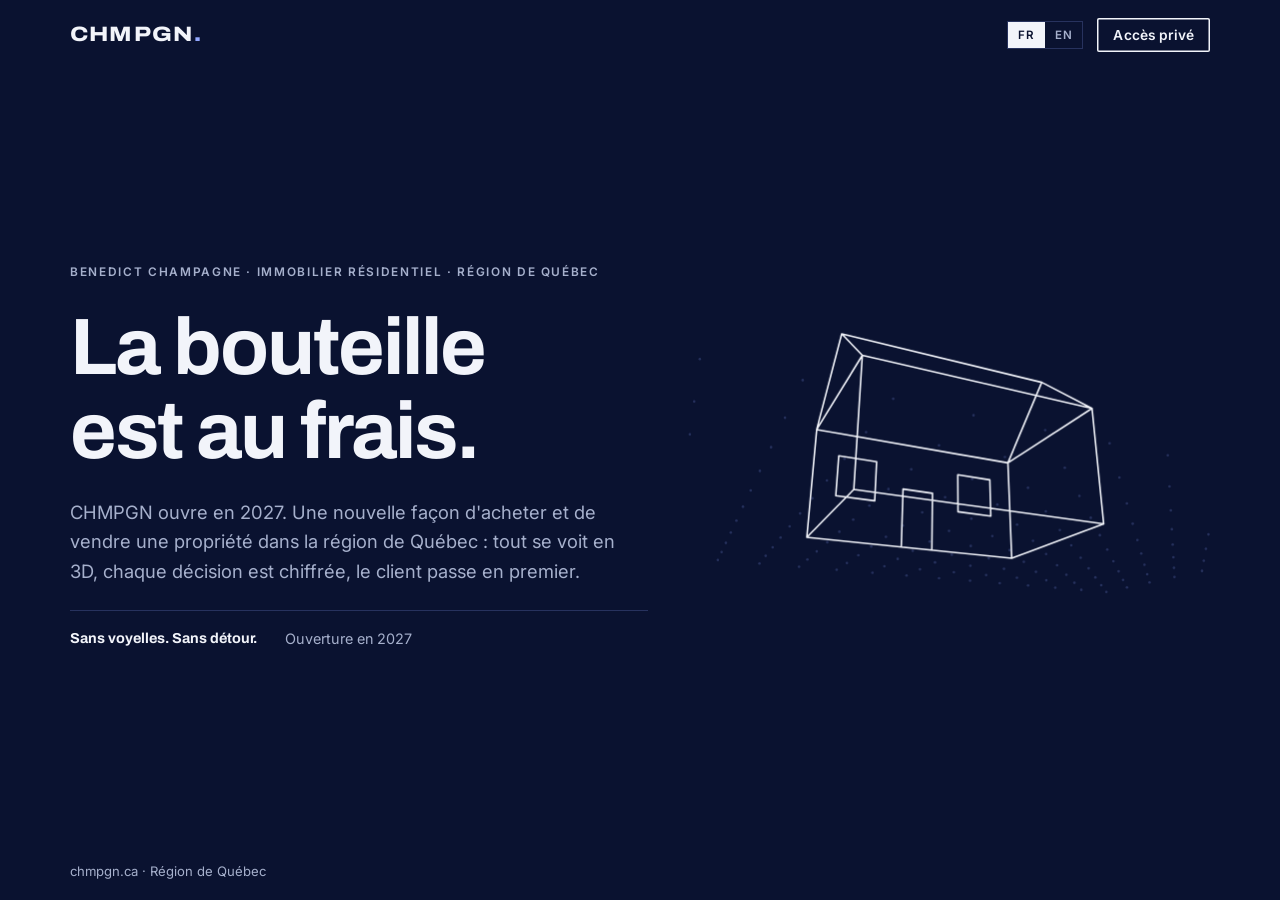
<file: contact.html>
<!DOCTYPE html>
<html lang="fr-CA"><head><meta charset="utf-8">
<meta name="viewport" content="width=device-width, initial-scale=1, viewport-fit=cover">
<meta name="robots" content="noindex,nofollow">
<title>CHMPGN</title>
<link rel="stylesheet" href="site.css">
<style>:root{padding-top:env(safe-area-inset-top,0px);padding-bottom:env(safe-area-inset-bottom,0px)}</style>
</head><body>
<script id="enc" type="text/plain">[base64]/zcJixUFgXwNDlGWtoK15usAmlylGlJgap1n7iB/ViU3o8IHZsGq+riiqIedLeHVO4PN+punPa6LgEKJWZmDtg2sc7UN5X2hz1pBmTq1D0iCFe5LvhS7CZ5J0Lwz3EO9IZ7MEyqHsXP8Csqm59Q1EDChDDmdbJWUN/LpJwhii9nyud8ftLIYOOvoI4NE5IhmvtPboYglCkrZCUqERn4cPLOLXEI0qgpYG7EeQya8/EGCkh+eRLHHKRBCv9KuORe4bFijjYT1fxjh/ZleCIeLwrOODDGhUxUdX3z4PQT6WGOEWRbxjQyag/CqkS8V8paRnVX2qCsDorIXryGZKFQ31ZX9iDkod9NDBvr0FiLlKV6/MAOy3v5etWm8l9uNGrLzX0SHAw5V2y/KpODpLsmWp5p+s0mXgsuiyTunNBUTxZ5WeICGbeCwt0s3o6e0f/SJdBH4ZwpZQP73NVEtjJTuBJ1l2iEHwSayS3wl/f1yIK7w9zXb+rXUhLuBlXc9bViF0BkD0aJ7/F/Q7GLgGWyYCAU1V1RLPZ7yx2SwZsz1Pz/2vd/afsyypVsOV6xqRRD9BL8WkGf9ooBXeRW5PBgVBudtoqszG1vhJFfAHOfSHDt1fkaHRiOS0ntT3ADJ6G0DvAnfa0T3SdBvdoXTNDFE3V1pbiEIr+Xd8LbpYwS1VsL/m4KL0JOjkkDQqK2E8USuOIkwXwP4fLY0joKLxqSD0N+gTmLvfwFiNKfvK/Up3isQ1Jqc5/bKdbNhKLV1BRHTp5Z2kCja0RyAwh5uQOAMLPqkjLV3IlG3AGVXLROtL8Qi0wAian+kaZNdKK8gH0ZoL4DfkvnsipRETyP9IFBTtWPPXRZ63wmU/8TyQo/0GujQra/[base64]/YwWm6a/B/TDUqIJaQ8ISWIPTJSDxMKmTFwwL+MbbFW86uOuR+EA9rMdZVuBx0ruAP9EZLJs5vVSeVlfsarilhrwQNqSrbe/CZ6JTxCwGAvn2bymx0j1UN7Y2mO/N5Ij//De8XlVTPu6ZNy4iFgC9dB/LOhyQuwqApRsAME/DlE+umtSEoV/aFqSoGurbbnGjjqXgyXXa6Soo1MUKl6z2XqjeC6Epw1vhrpf9+RmWsU7dEJgR3J8q0bMlMwya+yWK+MsxizkI769sR1QifUkeSeqTIkjIenjTnPkUhms/hggxTQqIqVR5jWQWrYKSBZeYKObyCiYE7+PfHiAIGN7ENbe5XkYs4DcxY/KtQKbJaK9Ku4scXokPpCWU6IvxalZyYsahf3+MXC4NeXc1Zvw75lRpJBw4rnPyA7iUkstXUSxb9PRs2XMYr3CHB/7CMYCP8hyt7jUD98vFTEgFNZYPo+Ptq/BC88zj+kyzb9MHNJ0F/x12VJrOWkbii+mn8OOpYJYa6xPiySujGsnlc4g5GhMDlzTbJBQRZZ2tiWSsaTzre7/+GYOLJGcebZuh2Skxtfbh050/wDAdQSF1nXug7fSegH/BFsWLl7ReCH8EboLgB0IHrjwaq/fgFMuNN+PSIt3x1WNTPqestWnR5n/gXxNyG5umz6fgDVQ69Mo6zlpD8jpfxIEqrsDi5pdLNfp0obJyrQl6B63tYJVm9vNRpErWuGMpHWbwWg8jqQYBu3rMV+R10Kfd8X1KGOE/[base64]/sizesCKi2dFj6as78JWOYsaBMhoNqllm7iV6f2eSP3o2ZpCxyA506/[base64]/rOikP9IdLY4u416PGzw760VM7IilxDmRGQFRalZTfWWaBiFGN9W+tTLr7xdNy/JmMmRfmr2H3rwtYIKy82vZj2XZ3cOVDypwzv7CTI4blK+DRKqwfhDrydHx6GNagrc0u0EpIqfDrXXqD0pjcsF7EWJ3asuQFFHDer/AqziqqTd4Em2n/jAra8yKm3IsZUoEChUG6J0e4NIIBSlzH80Yvrp7mUO89NIrFM2BpO4FMGSmwK1nBdNwbJPbu5JhBwtg7ccjUeU0Ysfz61Nq8B64TlvWu+OKBYyAWvFZYvnQePNfcumfzECKQMn7/8FYmVz/adcPfRcmTK2lzTENm6FIfds+aW3xIhmAJnjkxq4qxCx1cZhPP+AdaIgdh2/3bRlOY7VqwJGhCfFrWrAYie35WT34Ih7T99ySeuCsC3HZJnwx4D9LG9m0BDDmZMMX0gkXqJPEwuTOH6snvwODo1qKngrCTVTzfTdcZd4ufqnqGA4BSExlIOHBQP8TAgpfXKSgBBEZ9XLDj4bgzjgozQ2FFW8qQ95qu4bwTqIYZV+kBTatwHTmDIr42TyJL/WeeSxu0xnQVDjVB7tLS6BV7jklTTER+N14cVDEPaZ27sg0DeLM3leTSc7xWQpAaskcTfrOhk3I5ODaxG0zEJJ32pAUF0Ms5b/kWqNhiN2S6MBzGyffJUel4/rqVxHYBXEsrm1NZs5XwMBNatccPZLQ6nSKbL5Zl5L8F9ltWPsgN2ElgyX0tdghfL93qSllCPoz+QaSuEWBV2x8j8dghbiI06wAzXqpZrFvDS2qaPD+hImtTT8X1gEWQSdzh4sMJ8QMCiaPad2gVqfPJP16gt4bT7Zq6n/[base64]/Y+5sKFKuqyostfBe2SHT3wnZkg82MBRjD+pJWGKOO0FCttZclYBphSepSAktSdNRwfXv+ehREueZ1eKBZKEHqqV9hvK2WYNVCzcUiAiE7Ek82X2MgTPMGZMbbj1VOEEFZuk0XNVABu/fOTf/RXPNb3qQVlfyYoHRdLLUwDAhXmATMoFM03lYKBnZffnfyFZ8yEevXzxVVfJjwXDxNTJZ3s945O+xQFuGQ/kQgbbIZWUgFU5Jzx9XjHpu19QcsryV+fHVK+HpPeceAh3HyDp43FZp2KIPSeB4zyx0kED+O2VdUQIp+I5N4JCQR0JmCcnJv5lLwYxReuD/fO10s9xzu7jofniHnEgFk/lTszT1B/KEUonNlgsLqIZTJMYUiGMIsiKUjg0+rKMe9nSBKrDQeSYPp952Wkcd9DkSc4rFwPDVFiVHNg/722TJmW223iPLK82tUo+yWAH7HLP6VYVmN7tRdiYvodSfr6r9c5u2Jl3d93S/vM5Ee8Ez6W9I+NjlyJG+p/bcvsSU0WnMYabU/fwj2/iv61op5HdjEYHaB5WnFjA3gPLk/rh9qzSZmyeQGvV/8YjZy0mqP/+nMgJqAdEt70kpbjqodu6HHvdM8QNC7FAUt2uf7ya/nWbRpuFL1L9ahn2Ik6Jmv3DbXdRdMQcNerdSZTO/V11576LVnA9s9O29gEccJWRYk2ffSmVbRqL2aaaFZL5heGUkJxUR/[base64]/0HwRSLy7bHWfqnql1sP1auUdl76/pPCX+8Bb1CmD6o6F5IRpywRnnH83MtPJyQlqsiPK5J/uz1CA7VrMn611vbtEGxGrtjxlC7BRLM3BDCaXvv6s7TqaJ8qSFTeHwXzrL+Ti6xRpbB05UqyIEE4PEU5Kybo2vIB2CUJkX01z4mCa7/iJWGn3vbLNkzjbasAIY5N0PpZ0M5k6+xif8+1xGKCCyubTCX9LYFbdyZh5d8H7FY/tAQWecr+gFvyw7dJjRDpE2ioqk9RZZYwJAEpJEGxtPsh8drtgUhEwjTQLgoC7o0guDFih96hBre4NcRTV1xSzgOKmDI0Mg0heAMXLFu7cRLojBfuDHIv+AHozlpeuikxMRK2PZpeDWdI3SDwz4rNzb4JPYR62X8TcxJ4x/8U7U4+n1U8FdtJJd5adyRedct3MPaoxzIEPQnYSfmjx3llUK30NzmItoFGz6ETWUAH0fLpFUyzcJfnlL5cONCWNRB/HJvKzp1n26N1mP5B9WKzsG0Po+DEsxwOMVdtpMsSATB3LocOX3384ytJYls+97stvjEM+V8SMIp0a6WmL7S+f3RcPYXAO6x+dj3ciYSXZxzDOy4Am146vPOVAAmWa2nh0GoSt1oXDbMQZBE3pZelGsH4F688pWJo0jHPhsP7SchUkDi4/635O+TH5CmK8bt3CaEHQYmoX0wuySTLD5TeOMWN5V2LrpNUJkOxsr0G+SJU9ju2gNSv16havdAMljDoplbEa01nHL14vmoqk4rxv4fl6hYtTqwQcc3+cJDQMqjlbyIX4wZMcefrga184GsWRib5Y/gAyimo/CwLFnWuIIaufUc0urZgZR03pfAt9M9cOFwkZY7VDthrX9AODhBgLmeOtpNpl9k7iRYzEVaZhJpxWD8oC6QyGs4U8uf/MswQHdlIclaK6Ye/wg8f3nJFSop7/9IAPfSvtS2zPXkwBw4fhdGnCRCYnpFRwAnlOOj+vnLnsANQE/bNtp8OUqlmToZ/zy7ScY8co/R8fhaBor1mrJ+BWJ78bz2FE7hQ3oRN48p6MCygU2VoDdSU8HA7qkN+ZGkglt3wwkoNu7qUzyDN3eivuR+pabqllqU/mgWb8qgC/fQI/XMA00mSViTFQjlwsluOCs5ddlrWTjbcsC/b+nAVlYDOnoNPOdk6HLUnqyxOL9PQDClxrlGyuXJtTfDeAyBlpr3+pSx2sWidhq1jXg/x9209mTyU8bJFvT/mOIZxvIAWcYVLN3NOQZgJxLJe17rgIhmM4QmU+hqTkmMz8zKhyYPIWkF/gT1eHoMnANWPCYCVOSTlxUW94M26d8w56FourXIBjeLtHQPrfbwjcjYywKGnG2Mb+7nG4llK2kIOCtaU2UJm4RWwx4m3E6t+XN0O/NRIgNEeuWezOc2cuRljx+QcV6o3Yd1cvc9eJ8tKzPZkyx5m+MUVNwf/JxtZ5an49SSltbJC6QIc6u4rMzjOsVKinyB+FzxZ2WUbIsAv3l92Z5phBxS8Kem1KHsJC1H1vKLq/hx6z6bfrO9EhQ37womsVbHcqQqClabnm0fUJh6wOc6NGMDoQTqnqTV5oIMWFhgYgTWtQjdkD0T+HQEjPtG56W77U39YwM5S9PXwCGSyW1FEts8y1enSWjOvZJuwLFRBjv6VpmosYQOIfMSkkeonAXkhkzUKdWIJ9K1oXQ3oNLYwNQfJtdIBsXTZjA/fzeSnYqUGFKGwIdh/2sdnOzDqPaTI1gHrPv/bkMFLWj2BuLm1HnsRhEDgoTO7EmtZcoWOLZtOZ0Frqo2xpyiypJG2dtD8RYBg2ASq8gtJM1t7TRrGATa2DEx3</script>
<script src="gate.js"></script>
</body></html>
</file>
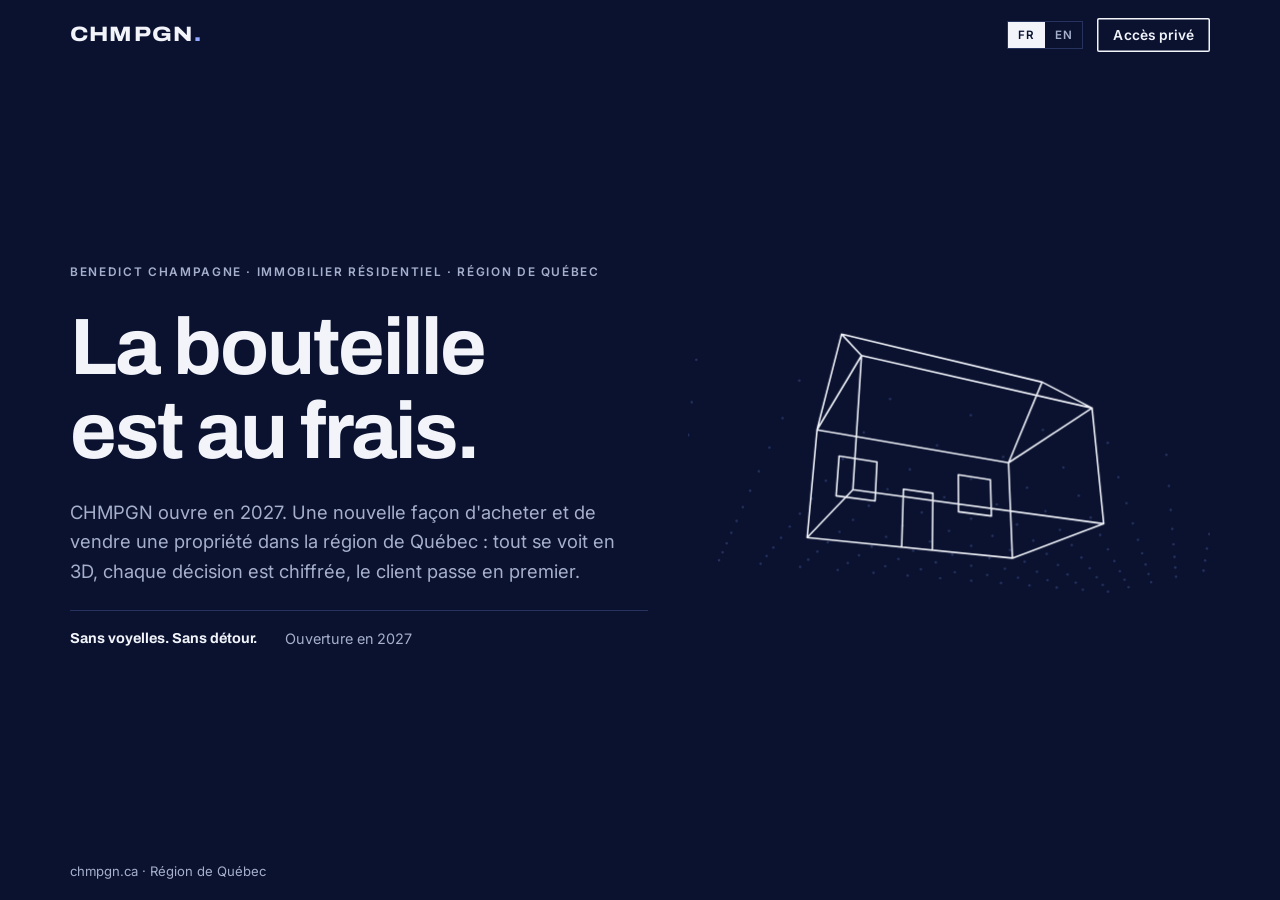
<file: propriete.html>
<!DOCTYPE html>
<html lang="fr-CA"><head><meta charset="utf-8">
<meta name="viewport" content="width=device-width, initial-scale=1, viewport-fit=cover">
<meta name="robots" content="noindex,nofollow">
<title>CHMPGN</title>
<link rel="stylesheet" href="site.css">
<style>:root{padding-top:env(safe-area-inset-top,0px);padding-bottom:env(safe-area-inset-bottom,0px)}</style>
</head><body>
<script id="enc" type="text/plain">0Rj8iXgX04tiFyu1+wtx5cVaAjczqtTAfvlWfykv+yG8Bwz0iGovC44nJus1HVp/rTur28Y/wvWTCeAqD+LU85qLRBg5eJxa+XSaFsCXTU1tnW7U6v/m+sQHQLyFxKFxN/kErYwkWLP6TiFVvvf55kISXzBR8PmXaikSTzYCyhH/RiMpYsxeXcekV479+BvhVM/XdhwXhy8ZsJ9dmQXJG/FKraNBDLwd4LIuxyiSTfW91SIwZIrWTCyZNK3Zq8jPKYgUbzpsbLdSYOlDh23uuNU+zM7y2dMGiFP4TzPm/whD5D/rsFmm7A0Q7OVJe/uBsyQL/cUL4/KifqlZAQS1Ula8hqZeXwIE2htW1nUTKiMzpJE7Vh9CiZ+eP0SVD66X26X5ozjLj9ZfE+C5i+vnJYWMoaQHo/8fU3zlzqGguWgOOIAerLiYu9v2GfWlQ+ErNgIlIZ7wT5WTVT9hiVDPlYTqg8qLODGC5XM7cs2cR8MZqARMCxUK3Re39GeOhLNsrnqt8KOMtruZ6E0W06LXioMtZ2oB7sCo3OA7gUAZs93BhphCumurGIEfYp+fYQ71uFNgbFm28zRGwudmRKSPY6GIPK87H/08oGJYWzdFxhxdYuoiUuhDT/BSEniv1GaD2DKQ/ELoZQicOr8NpMn6C+i8Cp4XTbs7Qvt3UBYe1FrUmty+BaDZtmEj1s+AHueU9vj3gAxPjc0iYBUoez5SvglFwAO7GWNImeBaIB0bVtwMiq28rxWZRceH6LbsIl92zN1AHpTwlhuFsXDU7I7QjNITE/bp/yY5/tBfqZnk1xoUqEo+4OoLF+k9VKeUypsEeYLxFhXwGPiy9Zf1Tz0gAt1BFob4tNB9VY3/xWvPPIzDhAiHQKhbLRRAm2DqdSsQ7LWL69xhGKX3gL/QRjfZ/pQYi+BxnQbX3AuySPFb/oeiYdmmJGYNQSvinFFRs1/O3jh6/[base64]/IIhWcQDTSQYpgH2NkEmC88/YgQC9bEjpA+d/w9pH8+tiH0f/TkI83gxaJcn1jIYYgzhwgp2ZIPxSt88nXkc4j/OTu1b47TdlyVXKvh7+U/DCRWfYsT2Wb8im6xui+sSKnKepoRiI9gR52jtzLROdXK7dW6eo5i57ZBjhvEkYnDA0IIp6kyi6ZGzPA1KrTIRveizMrbTZhvG0/Xs0sVJHboCMzqhbpz/K3cWdTAbnsrap48Err+nWI9/pkfqix8OQQ5vfh4b1wQv97CgeuL+uOueFd0UGWIItmxQ24jDQuWoA+XTXNb+6i/1x+gMkUcyzkh7RvXHDz5MRmCFrtrr072oUsFLpPStDS4bCeAh/lY0vdg8OxVi7gfDyev8ztOyUYXKn/pKLYRvmRq905xFQ/+OIMBMB0gFfmz0bpkVusmKeXpBoK6vpQ989APC3Tw3BUvRIbn5T/[base64]/KzwHsX4ImCZUBYzGEK5MN6IJmlKb7jAGz6qKsxosDZtmV3J8SiW/ui73NT9NwHx+Mxv0qXXa4P/[base64]/nWFLWgqGGmzVck4fMgd4o+XzbSZTLzoiYkGlQWi9HqCtBV9uHpGBDRKQB0URKJBEkl8F3gFr9yZrK+yFLeM/++hF/Z5yRi/BIszU0gkCwYZJ7rLKgYqz+GVF3ZinYTHEHSCt8slAWrKjwCte8gpFqwWf2Z5AHj4rv2au35dUOXJUkVTKDUMkuRI/wull1Krv5b7mwTcQ2nESs7FH3Y0NkXhZcGGNpRFHPtAyIdswCpGt9agJSkfXWTm+OzROu+kuJydWwWNyRWnpVvNWTcW8I9e973xYE/owY9/3PYY460wbX7QRvE9YLupSjABHBFKtpa01kyo5Y5GtOeAAm7AK2fW4XiKS+38SZFk08OnGuVrqxeCme/cXP5Kv1F+c5KI0N2W+FT7FnB69/MYvZZChTmzW5niEgmNwJU/[base64]/hjbCcuiClEGo/SWBh/0EIOQPKm8Z74yoaTPxj8E2VN3HFXz5VZDs2R2Stz1PnYbyjhbKn6+XYgFOkSuv41LBdCMCIr7yihDeXNPSTFWIW06QnZnj5iDwZvrmn/iS++fZl52kV1Y06niPKcPalylGemCR3s8Zuy3g/YSbivLgNQ3Y+rGilHBHmxtYoQK63mvpre73sGrVeOyR6lDiZr0VKmur9cSqjfXXZl3ZmMAnIU7wiT0rzfwsPVLMCH7c903p7Z9HW9IlG/[base64]/O6NpVXLULKggmJTvShqtevoEWlM5KzJ50UtrXgIgkkZBk/Fz26zqdrynhchq9jtJtI/99aB76cnF/Qou/AerzzG2ajDGQIhuVEQVM50nKSkXoObUwbuoqxIyQ348dc20cm12LINgdXgJgHopCmpc/aqiLAuv13rC3ATNHUFW84ZUMDvO0rjmcNiOh5/YGkY4xNiz1mSFNtm5hvmpEEbtuJtrm2hPntAxIxXH9o1vMnv6tKAAMUnwCrPmGQUHmFDhbswk8Wcr0972o/ThIvci39wz5KZAo5KRt5rm1Ru0lybDpDo8GJXpB635xjM1I/M6V/B+b6d8pa4yDuo2Psm7qt4z5ja/X0H/KcOZGp0hwuOd07KhCC8lK+Rk7waxOJaFkr1D5g1a0YqYSqEgCrs0KeFWvvoSlMLlocK8SK5shRjFzpevKZSodJ+5ZLKetfkBdME99E21kZN+gHlhXJobMVl4NhwXDy2fsm7yjTT+0f++cj3PJ84ohKwG2me7SCUKq4mcoawkFRKv3GdRcQtKVqvbHlQSRUG/UmV+AP/[base64]/s/6xqsjcWL3juHQTu9ixqM6HXghRkk+i0dcYHdzcwRl84vWCsrzyOYpXShmNh5uRM/11G/wcKXrRdq9jKg9S2NFrdxTpcqiSLX10eq8xJT8LqnKQay955+enBOvZjvaVekREtMLVPHyxtjTbPnjXvxNYgHOSgfb2CfiDyM7Bzy1pv+Oz3UNbgFEaA/DinjnD+10dqVCDhJcykAcicBM3oVEOy3h7+UDPKIp0q+WUBthVPJ/6/jRH7w6b3t8mJ0BZ3HKqjExS5v1IVq/[base64]/fXTyzoyVGCm9KvZIKdjFwLL2yaO7A9HpTMA1MnHOBrfgfMJjpQsq4JnQWJ++MB4dQxqkFk9HYeEE6pfLSRL+8bezqqH5AjPUuDO2BltA0YMhxcGyCRjONx4gJleffQ96fbV+SDu9epku5dGUz5Y5JPhcYK+zHngVJmOlRhmmqE/2c2JlEjFIC6xA1FTIm/YpP7WpyjLWYJAzYiQzPh74pmNVadfxt072fgVtvnSAKT9mMYCQgnVaal2mb7bwruw3pMa6ynbEvLrAlDqUAWhCVMjFXQJ069oqmG42dvPJA/lBDSDeh2h/orJbz8FerDWw9M3TFlEcjquWrWE1hma781vFWTrQiaSjvLUKN02HKprruCKUiqeQEZY05t7VV7nQqCGo2djUeLbCFKoyPpeR0G8edSA2QpsKL9/DtStplWIoNob6MdwfI/WTmUK04mXUxNkPj5Bf4eotvLG8NuBmnAgX/pipzVuBfPtv9/emz+dMvK284PlKq71Jc5R9mIwvmbOSwY24Hq/v2BbrqIGju4CtYI35xEoLOIY03SFRVHvpiQdLhXlzVY8zMiRzyYklGEjmzfbMR9PsLNp+7AdBlPL6iQJHcRybaXGS252zP5TQqtlVNUN7zjL6WPuyUQkuXkaL1o+vrq1Hp9BLzcyzNM8WAe2lAwctF1KKFCddov7XCbEUDWpmfaMsr0NezroF4ZfmtKzkn/lSAOwUVS2x3cmER4oHtQygwiPacuRrxEYV0NXrhRFDbEGVaGEyAqWpZFJlCC/RJeYGKUk6YQCgHpH5NhDHuaaigcMLpRZreYJauAttFC5O/rdi2VBtrHZy/T+YF86I3AAW5M/Qwl2a4vZ7sc1QIolf3L1zXcDkv8XgywW4BO7i5YSv6zRPwfA4UoOwjLDTNnkSxt6VpT+Vxz27N/DQyjRtf4ICZ3wlYPFjkJogMBAWNa6R03V1fH+OBvx3i7PNCcJ3DGWNhFXmrl1oq6sfOEtyDZZRK+/6PLrmEIdK/1wWLzqX9NDsyzzaSdf5RmwckWrYCKQ8mv8nNH55IVdOFqllHvL0ZYUQ5jHnUVU8rkRPEisHbaew7eq37t9tLpTOY+uViiNvLVd8+d3+qiOQNFy43nV/LICk1fCwC4nScx/0BpQlAAtodiOVqjBZK+UPm/HB2in2VV/coAmOTyJpnlT/xWxw3YWB4zNsP2KKhqYl/HVbV0VPoidvyHSmnxFPAntCvpSI9IvyZfN8blfaEMEzvfytX5zzp2vYV7HdI54mw98xrv9jfQT2p5x4E6usdSCOwHmepswrI/1TSoR2F9pOkxyt4sEE5hJf6/WUgKlVURStup4jOJnjKeh77S1VeAXZE7DEUK9scbMc0AgB22VTQo0IrloDrSpCXLHqNrgdiyfIuAGNF/C1yYamtFzDnRVMcOHiwso+6vxHxUGkRwotI28tQ9K9EJn+tCbsk68gx3JPNsGZbA22TExd2h0eLq5NgeG5m6GGdy9ghW1VFxeyjTXqedpeO6AysMYSbqG5oE5vZD4UIy6VbDAQn/79baw3qGpRjECvcQUhPYuA6dfdKDrZbXM3cUHk6EOZ3cH0MhgpaUWamaw5YBdKilDQ4/wzJ3R5Z3zZOlOAJoMSH60dCd8TNjF7YL3FvWSOSvO0o6G+t25Xm13UMC4/C9N8IHT4jzq2sddZNcHpLc2GoMTENY6/5xfEcRtyTKsw3AS0eLQTSn61xxhd9k1lXtEc1lSREBUoGSCzo9CYfptvs0JOVyRRhB+PPk7vJJ0YJeCbOBIHuWCYniRiSGjK4LMXpn0R9X5CSt+BsTWEdmlIz1UN0vTxFMpCpHVOh5RqlcF/Yzv6/6kfD1oXRGBj5Gwfttc2F8r7lreX+jzw8MActAidqLuJUYxVf/A9/wQMac1LFmUrL/aHz8xHykaMJdQdlIpAlLzxp+Fc6LfHwkNFq46+K/EFx2WNKnp6gFiQASvmEQC6y6f/RIZ6s0zywdIwVFwJcg2Ze2+Qd0yGLE42w1zGhBlgz+mLSmMjuPR5SthBOuxrsBZZeiywx24cOvMhM9JUvzCQxzI6seddhFRTject/oTvPVylqU8a8WjWopLWXTo/Gy/qI7kGHR7xxQ9UbeYb+9n8GvIip4HBnJt4YweSteIAPOdQRt616MUWrLF0k4RUKXiqQ2qfReDKbkM11hdX+roq5w7oeiDR69TWdt//r8XW4djwSDyXcjOsENU50vF1a630CwvpqD9ePXNNNyz1tBQeBVTXCQenqvaYqqhmA1LlzwhYciRiVVoboBx87BCFPS0+BHSdZZIDci/ameUuZwbbb59Sw4c+r6s2JYNN0vS/6dYVkCPDJeoEMplwVx1vfyoJJIM7xY4WouiDO4UpHMjGf9CYHFrQKxAAxOFoYdUkMBy1cLgrVEea3QLBMg25HvflGAW/RYFeYDEdceYJ43dPmjiH1rkxNza7DuC07o9DsJ+ntjpx3yD0DSmm+hmrSOL2nv2poVijycx1zInnK62WQgHY8LVnV4Dzb2pEBtFaOIeYGnSUdxYhEzWZWbk/7ve/6ZMMfU6oRpjKjsLQKc7YUgUvCtvl18QMrV08mlMYYVl8OhDvtY71exyN6VyvH5b3y/0+/yacFGOehmGPgtEOJ4hESfyYiEz6j5FyMVXccPAHkUNsF9lqeX5AKByUVOWeefsahYua31lu2z/Crx5f/[base64]/MlAEozF8+uSM69c7tx0GPaHHtu9MsJGWPYGG2Ot+hlYG+m1TrNzEWBXFozzqz+U+6K/DYK0/DBo6DJ1uK0OiPbmeqktS7vsIQzeiuef3ppXLcmpgj5LETg04FFXcM++h/mkabEcS7s9J9+Ewiv94iQCnVBrih15U0sfuYTIxPDrYt8hpRKvyv5GNg2xnXQsPZcOpoCUyxBoffr5pxsgQi/mxlt8evOqCdvdFxGQyL7UUkr/QWrD4QaL1uQFbJlkXqnw5ZpPHARUX8JVhbHZvGa5uyz17yMWwI2MtqBXfFlUJG0z+DlXz1hxC70KgSifg82tvCP0tGMvsBj392tq1mfbG8ZxJu8vPLW1TuQSPXt1H/B9eBSemb9M2dd2CLIkr29DZxbJ7EkewGoDovX33Hiaayz427bdZGghn0x3oQrukdVF7xUZfE9njLUmFO89E0xKp1Hm6zkQIYOpVizkDFfxKx7qSrdAst5QT/tmHf0xk4kNF5oTtRzfV1yMq7erv6WnLK6zVTK6w+9lERDuUoab4loXJ7rXYMF0QNxI9yHa3i1FLi4EjNZMdQmKi65A/KL5Dm96NXCVVXnAwfsp+93C1BJ1nQ2kY0ujA2oZpCFVkTrPysNAVmT4axmtPQsNIJmn6aZ6LNuZjkHNFHS0pCjj5NXK/LZV2Qg7PFe0yHRm8oUIz/eqU3kpbuVlR9XLFuIZR3gD0Hj50Cdcc7dYxFhjb38S+XeFCbvPvyplMqnrQY9hvnp5+1d1GjEYKV+jA/esUnCoUQD2aj3SGMc+nuBz3gJSjnHqmgZFvacOsCP7TIBU2jv0otVczzkOiTa4Ow1KLdk3Idp2j1QbPkUrPLSI64Q97WE0HmYHGX7rWmMLFMzHovTlAsRfWaQeRZUweIUDM3mehOmTSfr3o0iGgYomCq0omZHQobmh5ApYow5L7jV42br5yWJ0RCQ/18VyTGvW48XPoEccz3oNdhlkaTekdx4+h/Cu79jKg1N0VFAP3dBqZLByIXClIq3iA8zLZdmOLYfglLPrmSbCXvgHi8SG/[base64]/bkzKqaXth2T7/gI2F7I/sHRWiknxoVf18xC2JlmdffgJH9e8CzgauH2m1ilDL5iWXCj5NWnjBZJXT6JZJ5mcEteRLJi1CW66I3aVhzyY3x3KHqyLNCq44OKAO+r7Vw6qY51S6kh2R5K2HO1Y5G8upJCy8DwIx6fzOA4xKJsOzKYmzX50FN27grEpXvU5bwdbkHJ4Z30aTwMWXhl9LzRv0/br8HbEMicytjB2rFNR2kP3jLa40ZXtz++cec4+ciz/1TjMPziXuhyNjE7R1eBrU2VJIWuUc/[base64]/kIwdHPlap5/cM7CdRvE2/FxNDXRjn6ZGgj81EFVOO9L9qu1O7PnCrOPxLvU+dadxNiR2naMnZIqGFprSpdErx+EeQrXutYoOg6kOUwJysVudWR8Z/9OrkWL4CUDDcmALEy0uGLuOn0RH/KbglIUVMEkKcSu2pYJWSSeKzcPW1vCKalfHRUK6tzeoAo6f8pluyHvxygxlP/2IrxgGTPmJcELDZt0KNk+Nw6tJm9uAq+XvBm4J8rKfGd0Kuul4e9MP/15WFS56UWb4NxBl9lLsVhS+00U3Uh2Rj3EI/iS4VDjShJwr+jgWU934mn70L9iAr4IwX8aM53a2tEUduIDzEGfsXFQqvQXqEnqBR+NH8ritt39IYukTpBm59TJvWWu088FWyBXtBpVYy/sZLrl8UMu0HlDtr8WWzgPggeYGN7K2su1wRXmLSdO1E7hRuo6UA1fSHG7xnuRz0TMTjEJxr+T9v8oOntgD0RaujrDCe/nR7oq+qRKKSNiPDv941+yVTmzWiZ6+Xatz2DDmeEDaRwBpQFKd2R4/C1yHjGEIWk/oE7ubt5B/Vw15ccFufC6/wiDnSRigQsO9zfnvJUoyvkcef2/VbfINx3S9bcjkkCyFLtJENvm3ZLrotwV3jam/bE4JSTlmtMtucBG67QYCpfHZUdStXCjLw8CHMWziOMNQRyrR+yR4wKgku8+HncNy/Bvqxeum2Zzj688a9yoxgfVqs18DKIkoWYG90QcxRtTyrwuA/[base64]/fCNiCR7+fCtk+qaOOwXRLKLXX25+Sn0rMDVL0H5WWmtOoxAX8UiUiQ+8CE3aoSd4Wi/aDap1bgJhrCvIayglxdpTisxWWufBiEPrxw8vaZQM7Bn0K8VFZMcz5TMYcOBN4/S3gNPPceJcssizY73nm6CYCZWmD8tsl7vw+meINLWOVERBl0NE6pzecw5dHEUaLrl/W7JsR9cMHQi/vdJzi+shE8KUYfTVy5l4E6ICVNa4xofIqIlEqNPtjT2qFPXPJuBq8Nx1m8SpDUalTTzcBdS7ACYIlb1y+WmBelcQh0x6QcAe+1iVUg65tUIpViWtxNyGzzR8Htq6A/MF4SBN+8VQYQO+l7p0jaQhmDcg6C5524BHbC/X8j+ZG4WkvA9QKYgg+ceK1v/9xFhW9kNkExy9TZHAfqyK9d1VhPMPPDhX0S+Ih+Dzowhy/[base64]/rU16G5sRMJJFDAVuBHh50mgTP7Px/XpJfRMDZdwdo6RBZHaH5AmBfvQpmSbnmrl3cYe8EEB0tA32grvCUltHfij2L5nVVbHiQkUqX60E43nhe4otPm0HDqD9D4a2xYLQe/K0gGDUiIlL+kZ1+qJggIkJdOFSfBUUN4SM7v0cd1pzpiGM+v4GUz5G+iswu7Qq9VwCbmUT7hWZfzwa8EEKlg2qzCjdHhpMv+EFQfqa/MRXak9tuC6TsaNW8XjqZK2ydTTpowYzy36JrPNVGrfYXI5LpogWktsyDckJ0oYzL2TpqX327G2MT9sUH/j+QzjF/mWmb9GUqRR1qpBJ1wMAFKSYiLbuTGojYQrhkRbe8oQsRZ3lrKTDtSSWz42uZoYMsiJVPc4FogEdVsSMT8SQfnybyBQ9WCem7R0spRGu2ZeejwjGejGLZnIyHgcYqzy/k3Zhl4Yc9hsOHEG0zUykXzdt3WXNjri8ISM4Lp0q5z36puX4gM4VNirreEYsMLA8eFIcO1jMXLOc1AxeupSl+WN08LX/kYXZPy3fGAMY+t38w5CEGWdOZzGUBAwiRv9VeJSXLP+BhhSkowXmYfll+3lRW8VTiQEGJEBaEPbbu6drXpgtaYiH9qJB4rFeQizlHqgw/5tIPxFVZuix/0EdWI1Doyb4c4NRPPbyUb4ra6sU972XeNaW0a8BWIoVoC3Vt5hc3EmT7eoP3s2k5MvzhBewlnkEKnPXhlGZCtrbiIYdcRmdMdAf5FBELLe7+OiN1IGOUlyrwo81XkuRB6YaaGmftNg8xVNvvw6wso2yEnLM77/VX2APV+fluy9D3Q0r6JOVbT/PVx5Chx4b/ELHFUrItWiYyaCYgni9fm/Wk5gohxeC6p8ouaW+09lh9KpqfmA4jSPN/4irR0IVhOhNGaCJC4frpxTGLGIoHcU8XPusM/VywSOkLX/5Ypcp51OGq8tyFdeSaT59FBEBn3mt0QrRK7UoIHyY70d3pHMyoOtP7/JVHg/7v4SSbitPhmaSS/q4HfwHzNDrWoL2reQha0z6EX8fyq4syFULbappRw8nlakuuJEud288wYxTVPjLAKlI7o6jMzNJQxSCj1BH6csMlOFK8EOgzhp0+4WaOzl1Ykl4rQdFAEU84zp+LV0PDT9bjuBN+WUg7X8lziFn9X7tTlSiviF63eVmNc/EDgVWx45PZcL3stHufj2e6pWt7r3HvN2MC/D6TJibYHenYIUzyOqnFCdcJB2LcBVbXbTWUhY9MYrXZSi3gLEaFncF8Gz7mSoPIAwuKwH109Tm//bRS6p3jCqfb//3UZSFlbzc1hBLG8pXiz3C9rLhEcmzR9J6OtDlKRXzQB2uXI6RWeGk6L8sox9HgXkECMtKOnpzLcV2gzXdfUVy+y8e4NYutCFcfeALdxjIm0fkKx9E4OwAGUC6EpU4uMCW7BMJRAUSqydlQBsAjTN3K3PoLe3f+/63/ZMAZs0g4UWa/ZFoWMM9r05jvLuDb/XvSeOLRbx7YuWtsksqJfA7MKrJIvZsZKPxL1LFUGOYRX0HSWL3v6S5SO+vEXc7A2NpbpNsKVnj/aSxzv7ElR+4BexLUM3m9tJp0OFzAMmhEbl+Wp93YEOx3x+9sxXiZ0mAMW/8s0v61VYErBxndNacE/PgislQXx7S44Cz3MmIrv3vdh55BeQ1r/k2z8WwU9zMxjDvfueChk8vmKCaGczd8yXxz00SSkeqXmWbtn5IDQRSMD9VRSBvAcfLYzUI84hL0Nc9HRzym3YRtnRYVxiBZCpTE6032q9xh/lBiKB+vsKc+4091hUTtRLyQNWBKIndtVegavPtTZVQ9HwtvH+vHQxtpp34rq7IU7+tcttONBy3hZmHR2XEiC8c4O4SUqHQopooZrNEStYEM5PmnUfPvJ5poR/v7AkH06dLGPhcvQniExYiryjpUKK7Fbc/BoMK0Qc9pkJsauaL9URqyv2HQBFulI3qqSVoeLI5IziPHoZ5OrgaigEx1oge8USRPEb5Tmdzpe8UyfyWktIQ9rFBUQkx5Oocv4fiAHfDG/[base64]/MYLW8/YDKurT0JM9lmz0diAwf4VxUq3SilBFhoLP5JZRB0LoAJNQ7WozcT9Uu0Ij3PjdL2zcnGpNvEOo2bHYPCzXpnsX757/jGckqp8rBmWldrEHJcrDmv3TV9TWZOS9fB5X97ed6oJ4qObBMR6mg1zC/7k+cA1bQwF0NX3Z6OBSSLvemF9OxvUPG1TlIlBNAe+vyu6vICyj6B9IO6EHrxA0IUsKoS4Uvtc/PTvN8lKgbYWQEMdZY+zF3OpGjMQOvsJsVjnAW9BsrFnGYNOC68/+65ovVfxdfl/cg3IOF6+nfPy0TFTtrrJlz+V4EIHDctYCqXP9r020sI1xEyn639lzRX89dNxsXcCv8Ffy+KU6OrhV57GYED2LIE4HCVodR/[base64]/Rp0tCS8okdfae3LVvcbRX+6fQrFr/pbwIolsQsvk0LXLCC/JkVxENa10Yer1KAxggD7t00Cs76V1STR9n3fH4rdr0vFiIEhjkWSQbUSUxU7CHKR00D8Z5PKZnkB8yjvW7kMSPoddF0Q0sZmbdaIIa5n81ZGcOEpo3LnKtT9kQXij1jUgPkLqmygoT/cqWbWGOD3wEPuuR11c3fZ4vX1C+J598wZIpAue2fWT/VjQW9ZvVwsWHxWJCHlq2dR9LDZRGkNyRMOmaWW034mB10nRfyN6kG/TThcMqOrk30hnCZowzlK1tbPgsSiAIW8xmcgsB3/Su8VOi6p8Lu7tEiM95qaY5PPpKMnZztvJaVpr2gJqesDRZ/mRvoblBmcQj+x8vjVYG/sQM0/[base64]/GxNALI5YTb37/XmafXTA7cjedWLv0mwgDVItm/RsY76XSptuAQTwbQN9hsNMoQvQdROu6fJ/BO+A7Jy/[base64]/5CywaEwzksCJvyIIimZ+AH2TeyVQhgbW3INQqkm0Y+b4it9a0t7Z5Ky78IRlgqbPNSoXf/v+fvskuqv3kMZxpKVjj2blW5T+g2X3GpOiuJT2picCEm39Se7xXhyfKqkMVj2g9EJ8E6xBIpP5B0RnQT2M45yaDxwMpLWPEXk+qjnxSBXXRdIho08OuS3nbFcNL2qBAQQ9BfockIp0w6ovl2cMiITKVE2G/IgSAGnnNBD5ZsxX0OwiXAQprWVCrg/DMMH1lEIvrfbsZK9lXMs0Zi8IJeRIulTbNdX6FMDTRDwAACq2HL0bJJ/JvcetefWgZXOiRmAwWfiPbARyHDo3QzhQrHosWTBac/lomec/t1u5kTiIkJ5y4g1q0ZDJpzvuOsCFwnLoLgR5su5jpS+lO6jaLoyZOqlybkR5E4fOM48kD1arSVT373+I4FaHXM5vRxp7CeTeEN2TkQm+G1l3YG/vu2XwcDG1PFW5AFYdnle6vBIFCU6jFela5x9Zwjnc/Its/G24ZsBWIjQkUqG0lziKkI/7pyuTSvt7313PnjVNVWXrPLTi5/XvSnMfcTsd169bDvzXuOm67lYX3fPJ/jsvXzks8DzH+0KF6AJJNYanEzKKkFY9uKnnF+19gSJnFt0l71wk51mt7Cenb4p14RfEOHixVDbAw0j6Cbc4HUZ3t0Pxe7kGiKF/g16z0BaxoWtZA04VK5gPI5TAadqdixc9cyR7PzrW75tvaIKOBWuYCL/qIxsmhUZXQX1FtPa0lG1XoM6XamLEXSsSMRJfyb/0O4SftVpRTQAZp6cOWwffbyJZWGjbtuvuoHmetVXjtyREc1q0oD61SUyM+T0mNFgHa9H+E/8GLGnAYjQHlp7pRJ6tO0SQTe43IZsRXpUMFknzTLL0u7NLabfj8ViGq7tgVGlwrII7sMdWfKM71+Zf/8TmixTytvAPjUaXQIxd4zg11WDQhAxr0A1x0TaLrPRbC4CQ2VdKqjCwaMUskT/996knrIzyvASH/23LbDswLZlJd0yy2wTgvFj7K98LHNRv0hRhiJ/Naoe3oWHQ6buFvH8+KJENGBwVIUuc74C6GrkOx1qn9SwNqC9XXtiFSwWU8Xd7lvLPrWpWOu5eTZLsZhMiMHuoMY8Ok/dQEyDZE2+3YH9Jmn0zab4LpkkgyTGjAcDeELP/[base64]/z7lcPcGNDSvbJcUhgixq5ARhdEuc9yEggZY9QT0nqmIKXFsWyFCVm/69AhgdkBwpt2OQdeop59NPp8RsYUYDqLYZwI3ixCjm9d4/AqvndQKeJFP0hsi3pLJGOp67MuPKIC8hXLlO62nrWCVO/dvGz0fRmUtgLVlfSn/WGu0aK/9Rob3vdNO1kJx2qrb1EvIj230msnnjNnnaBS10oFlORlLJbKDfivMGAi46w8Fu3SpkBfUWqwL6QuvUQq4+6ZFGA+ARYkxGSo//yCEvJlFAeBH71U8BKcc3lDYu+Rh/8Vig2WGSOEaLtaKLjQhWQWMX7Ga045dx9Fo5BVToCE97vA21w/kDQO1TFlJUDE0+v4fBMVR785N/ALtQbmbcE1/HG2mN9qMHaiSr8ZEn1KX91QcYKErmNewTbifa+mb92DjBTXiotBV9mPLOB5GVPEVkYYbaf+UCqtBo2t999Fn2drBXXupBQ=</script>
<script src="gate.js"></script>
</body></html>
</file>
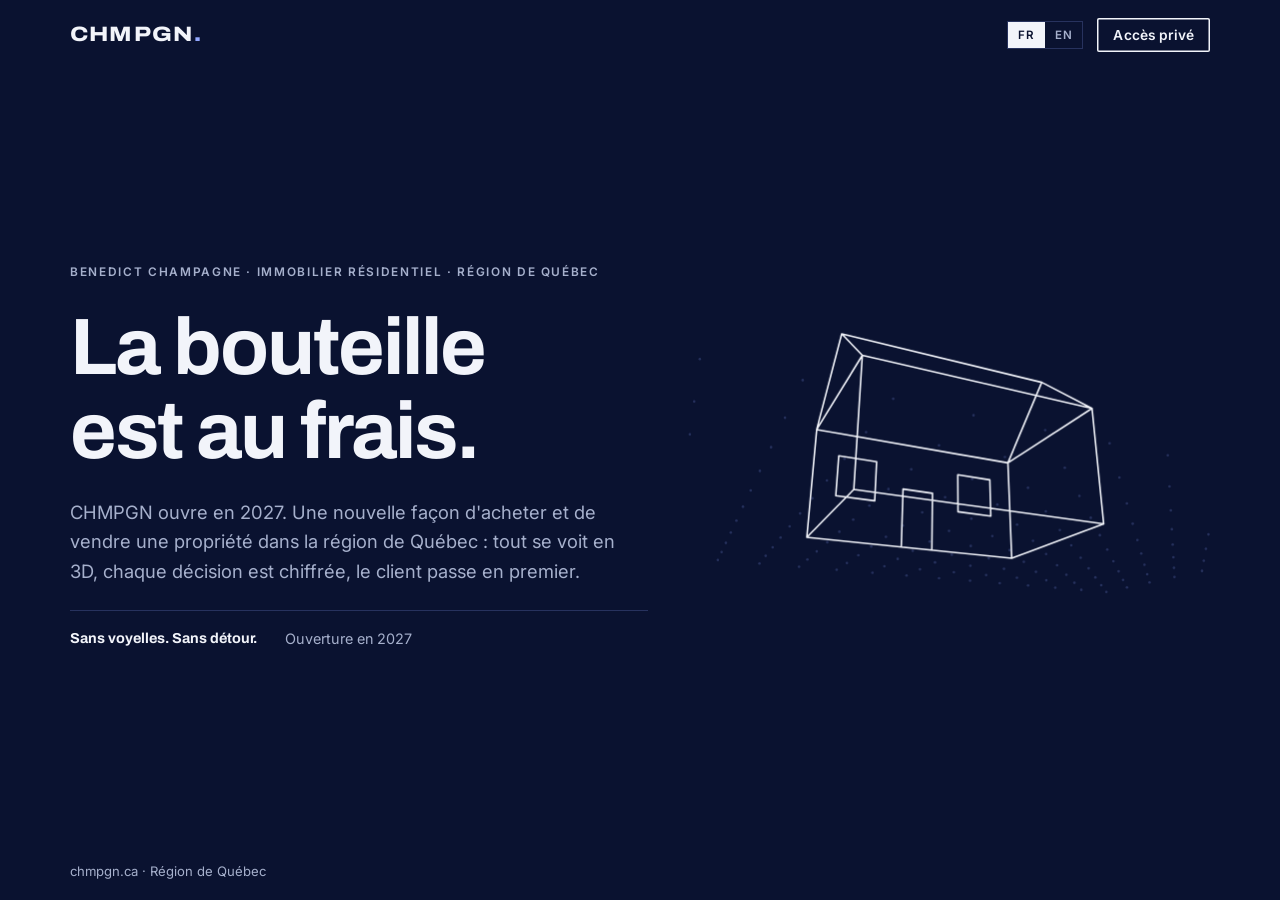
<file: proprietes.html>
<!DOCTYPE html>
<html lang="fr-CA"><head><meta charset="utf-8">
<meta name="viewport" content="width=device-width, initial-scale=1, viewport-fit=cover">
<meta name="robots" content="noindex,nofollow">
<title>CHMPGN</title>
<link rel="stylesheet" href="site.css">
<style>:root{padding-top:env(safe-area-inset-top,0px);padding-bottom:env(safe-area-inset-bottom,0px)}</style>
</head><body>
<script id="enc" type="text/plain">mpM3/hsSv6nRgOmFQ+3Q7A/mFaJNAsPRpTICcmn9g6pLpPKKdqm4tD7t8s6OwBFjrzWcpTYtHZOa+N3lGioHuHvBo8aVK37yyjohL3zG/S+2Vtw6xxKHChtmNJh23nmLf1VvlDANkpg7yHN/9ijuCxLNwpOQoE4FbE8iw5M4rW5Axnh0IpQAe3Qc2yoC0oDYRBptNGWYtK5K/AaKaCQ6kwnaC7zgSUHFKi84pFAXiWQfjWyaTPBMwKaY+txDWS0clxrs5zXC74G461Aa+SNrnUOGORU+qPTe80cirN/[base64]/U0Ar3Tl+CVnUI/lFgNWVjE7YoRT5xsxORLofYAASIcsse9CQNxj47VZ3PIAr4fF5J4rW+KcoS4MJGUxHCdHr2QL27zB/kWtOEO5kwUyeVLlB2RDhulqZ53hYKLj+X/oybpZ+rZcU6Jo7bzZCqxTX+kdNBrfkoL+Q7DHY3FeqdA6ycnToJN3RqivtRXS+o3RSlDuSmQ8WVqoisgcXK2PomMgOyJUL6/dexfu+81e8L8c8manYSlzY2EDXL1A4qrSxZVw61xprBpq5vkc1LqK61LEygxRDUtZ1TviKeYY+CtDpI9+Rgh+WWnFW8Sy6UsTV4jROyPYi3OE2ZWxL0zkvNKBtOOc1YnNB0SUHZZEF0HmCo1ZmAEmMsbkJnDtWjdpWtoriexyYgBPbVgR/VNknndqGNhAjX0ofOWX6qn+8HvU9Pi2KAM+xNDnYhPfCuYBC2uAIXvsembsMp8KbXYVLB8bJ1ispUs/5Ak7KxsF/MZ80Qf897k8nA4qbjAW1jyKAuAo76yjC93BXSz71JKY9PWTFnWg+khlKZJC3t+/5kDw/XzAVYYupcPghcPJyMF8u8yxzkfRW6wzhBzgBM4JKQGB2wEJnJrGKgZMAsouMZoVpnIhBhQ1BxMmKsMM02P3t1OhPOZTUX3Es2IGMKwmpxIq+OVsXDcmUly71yw+RuK1A7ah4oLTGmhUWQ+M9rJ93oUN0u9A4aEe5U/m4tFeQzbNLudBQ81qIBnAyF05Bg7mnweeoFYh2R6r5/PTyE+Z71leUgydJv5MChkecEZG5ufkta6Os7BTqqhL7FlW5HbKZgF/64Mx2rvH/r9aw8rdEtKJsrJ5TL5U9IBTSR2x1jOsx+XQuCPT/BywEhCPZZ3tu55ahIKd7457O0EeE+YQNdQ8VPmH+r4EHhSMGdAba4N33kbyVz2PDcVh36rMq79Rcd+11dE9fysa8E07lh87alncd6EoLc28vNVMDitxYQ0R1BmqdRPldn61+yFq0ABhmcJSd8apWb7W80fwcbBqqvtAa7PnRwg+1yvV1Oq4/yCcj55qsicbOxKGDR+okCi6/[base64]/nA+rRo/PyxWTWBeS26anwvYu76g9aRtdFFdIGwCkHaKxQPT/acoMtvXd9EhoWOAH0clTJKNdsALUQcKrlYbLBRx5nuTKA4Ul+ECMJKrlLmNjyGtPtfNaFvUK6/cjMc/OB5H/dgUZgH9mJOoRGpp0L0UV0WOqvTW+SxRozc+pwcbFGrDjvFE+oagAph+UyWJp7w+tz1c9L8qqUnaUZIidY9nzswl9CLV30wnWZlEQqHYJHvEVveF16IAISGDr4qK9xk/GT5g9q/6OoDpVTDl1RRarlCsaQLub6ivPigkzViAkMoKXmAvR+o5qTKXtUZGYK7+xMVQmMqjWk5YqKLs0fE82DQBKSjkWKOFHb5qV/bMrDdoIwmhSUPWY4XkaTnk+yWsrmAYVeXIqRk+JA2EAO0Z0G8FAJ/EMYblaWaS8hCdlvyadI7tfg1IymDNimJd1MMMUcwOLGSC63sWrURTF18BRp9KdTliBZa3VgydM7R26doCpce8Bk8vJn1STcomdOu5kpz4d1S9j4RXkH1LJ3YbIslbwE1uOZRJhyGNKlHanNmZsFew/a2193jeiu5m5nU5Nalr2aQVAGmueNuFwp49EPGtdBZRjK9uLA+pppnZd8f/l33g5ejdR3rDkCYaY1InE+Gx5KA3gixd5l//b5/b8XZwzM+lOMXbjus/iSXVDz4VaeVnOQsiy1dhUEnFzyTQ9oFHCPGWK4zWoiAnwvUzxbcvKVY0fU98rugQ4iuQB4FRmaJmmHD8yMUbcqqDqeXZQXeN1BHB0yZRJ98XZE3Cjfyx/5Yec+QCx032EHWOCOqvxpSgjBVOraFjxJksFYA3Tg1LRERqJU5fUOM2neJ+2sahXqskOuaKmIK/dNaRSe9LFYhLvAcftRhtRS0Z/swjqAInS/7Cg9qWjRVsVKvhy1ORCqy7tzgEK812SduJ236gO9un0V/urZc1P2dIPpzI8EXgjP2sdRaP8zYdRjGRaPex2mqL1Fpno/0DP/0JAFliNxgADt3pFuyNi8lqFqrSQO7EgPiCh1cfEhhMzjd3axx77qwGhNWjP3qPdSHBHbiYcO4YqGaaJK+J9KVcThxAntqZugupxkYLTungY2qo+ZcKrcfOrK01o1meBcfClbJOM8GxJ23kpO/xvEBvPmVDr6dO4tUAGy87fp3AOIFQ+638IX0t2FBbvC0FP7RV+NMDhYZ3Gzvvxc2a5GfnOmgjXHjG27PKGp5+HZC//i0OT7KVuVMYdq8QtOyQDzsCzHdhBo2TjRMW5BCQhrDMY5Wyjg7T53yETUn09M+fo8dO9pasyxlsvcZkQXXtUvOVRud17O/Kkkwl2b0icQO1W+9wJW6iXh+J1W7IAZULCqze4Qf/BoiBTcz7H4EWy7SWitIWTrzaAhOFYV87ZxcG9kHdDn5veRerthFftLqiYOK5tUFHz8f4E5sZsc+u7AWWqVIUn9M4ojtB/TMFWaqZr6hNVlgB3D0j2Kq4KD9AOWTbSQh7PcqCy0mAOAgFbXX9wbBTb52joBNlX5ipuzk/71gULFK1dnvSP8QBc9YSUYP6dOudcFXzO0a4m6bZHYTcjzCZ+flD25zub/F7srucZPyRbTicCZm3aH4Woy9dz0dcoyTVB2xhv+276ZWWoiU+R4vCYcW8lqDTecj4LZhgYmVtee3AuUCpY24+a3PJ7PgjKj1BrCWoMXYw5vDFQENHHWgIOz+Vh9Y/fjDYHRi1Zx9q075gPrmzfdl1TYEwGuSBpHlqFVG+BiMa588wvJZ1zzj9EKkZDZP0G4/FddOaWT3n6AwQrP8fWMGko/oqETX+TQtHsNecyvoTkwynkKdWrsM8HhXfzwsiAjjJFlEynd3BOKDk4GlhAlnU4v3uQO8GaMHf5skwW0mPU8B64VHA3lDEnKtfqp3nMzVCXrLXOrehDRd8coHmIl87nXldrswQYepNTHKJnWyG7Srw2LKTNwKEGdey/n1wcelJmQQX/BkAsxnWh7HaBGVNT9vZKr9sntZp2eEuLedPFkaPuNl3pv7eD+QC1K7iVB4GleiNwXKYabZqkUqr+hZ1B4pdQzsakiM9RdFc08ZN5q15dNR7woAUZefuVJlqmHMMma8U8Ovn6Vi8BKYrjObiZX4nP43pzF+LQHIf1ky/wLkHUBdcpIYRqV1nq2hU5oC4xyzqWKPt8yOQupIttZaAyLpgTaH4bbvoThGLn27mOEd1acq4Ftzaa8/ubG8VqvZZDxE1DRuSqnu1w/CII/Zt+zPIgUHHmP3h6gVqVJ2rz0tpAswyM2Ok8+PV4222gs/Uu1XNzzAVp4IaTUiye1cJl1XDlwH1b8fv9hIvWOx4QOEd2Bi4EePzhauGhRS3JjZCFgAtKdal3ENVFXDT1cXCqAcDcChUF2uJib+zH+ZP4mMRPFxHwiLZF53uU0nfAZJv5k3ymiPqQJZFfH9F+iRnwoxJPMO/N030Eixq5Qrd1Y0WclLCu5qJzo3801+Ib3tkBrSMU2NWcU7PnSIAiQDUvcCosH9TXOqLQTRMPMujz9Ou0khdkAtv1Cp3OT1d7wn9uOCGx6+As3h+yuJs0LFof/IozgCUxXsswbEZEZbx2yJnubDHapbFngayc537G1zrWx/[base64]/elCiCKxRZI9CiFTxx5oE0QAHgW+rmRGuU+NyJFn73mut+eBtdpzDbUkqxiYbRt94KaT97P0ECSb0dF5N+GsWtINClqDV3MXUdylOZoTbfDzsCteCGbApLBSOIF2FeFhCI3+Z95tiqqSpvgEjvkokSvoPmEkC+92oK7TRaTRP/XCFTDwulxJF8lHWo1mm649sbLhP4rXzJ4G0pG/[base64]/t+XndXRf9UrfzpmdvVU6DQsoKeMQfujBqQoXZx86lOXQGUd0T3YiDkSO4uSwZeKnfPr1TiG+ds6Mpuy3Jh/xfuG4khRQrSqY5IUvjy8Wn8yOXdzjnmw3LQA+4YeSbh3q0Ouel8RBD7z0K/iw9f7T61IvYGcTnzETDc=</script>
<script src="gate.js"></script>
</body></html>
</file>
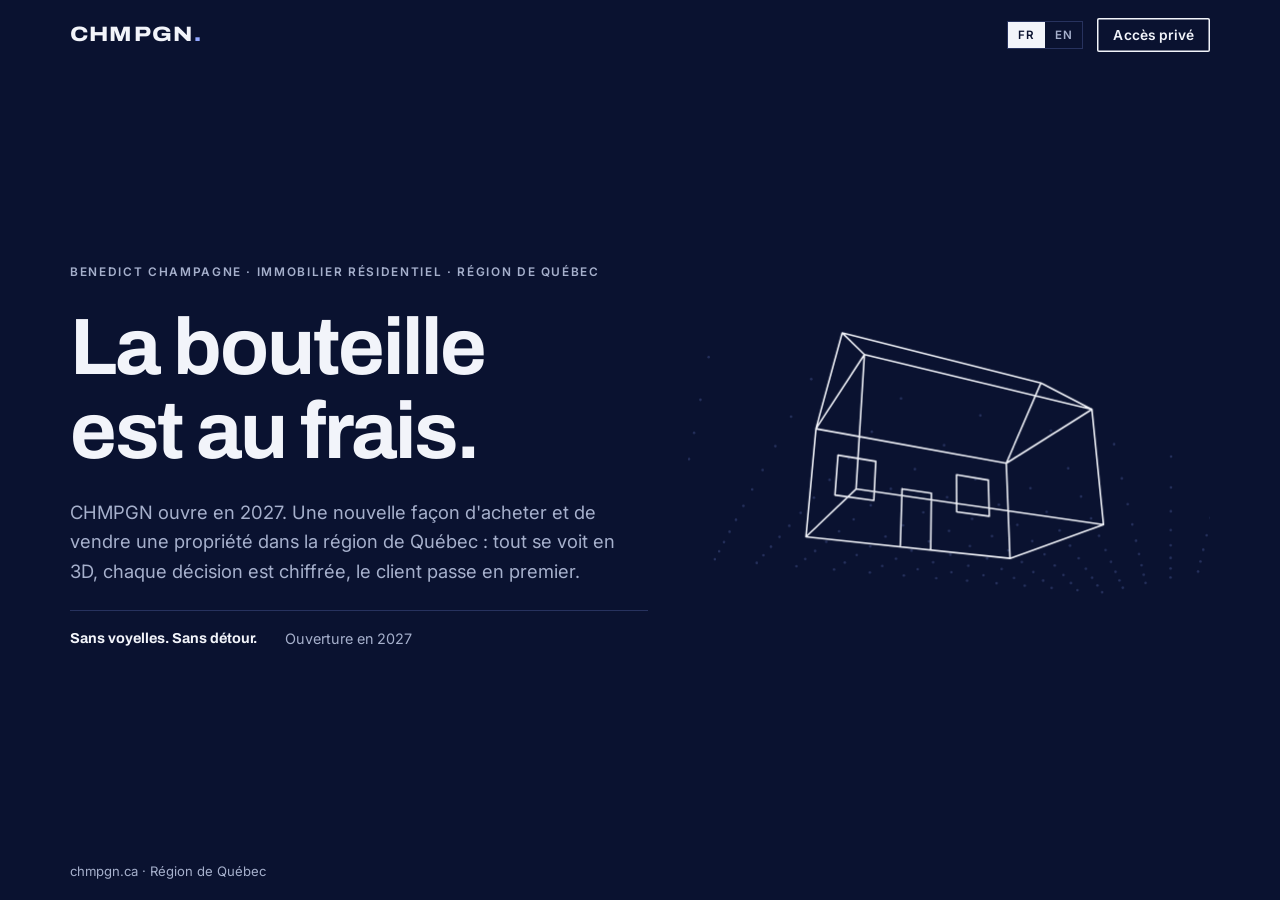
<file: recherche.html>
<!DOCTYPE html>
<html lang="fr-CA"><head><meta charset="utf-8">
<meta name="viewport" content="width=device-width, initial-scale=1, viewport-fit=cover">
<meta name="robots" content="noindex,nofollow">
<title>CHMPGN</title>
<link rel="stylesheet" href="site.css">
<style>:root{padding-top:env(safe-area-inset-top,0px);padding-bottom:env(safe-area-inset-bottom,0px)}</style>
</head><body>
<script id="enc" type="text/plain">wLprthX6ml75l3evUxrv33REzM1M+a9RXLlUfRNRJrizyzI1rYnDZO+Uy810DKKbp5nBAP2h38p8eU2GskU7CEwRUSFdVZQsiBExtT6tGxvsKjgwKa2mFt3SQPntBgYUp5zNUwtosF/kMlYCdASAl5uv07qj4YgWzQ+bGnS4TDvBA2LVHZok1JjCpTl1mg27X6EZEQQ6AgcxoYtniAF+8+jpZp+p6LXZUlXq0TeIUdzL9wRmo8GoX34bSzkiipEYdGF//ezTyYcKY8Q1AMIm6VG4WmPGlFITexQkv2dvDCEjOQOddBrlv6oqTbpMW2d4UkNLtkqXtqjhMD6sC+cPKCT7H7FnHTdN8GNSaNdsrF0NzON5U5xSnRdFAlxMRf5Xfcisoeg0GUHhO3OSjyTlBg005NPtrTx1iMrW5IXGk/vlCpm2owJ/eshhgDarv8FxN5nCMM4l2YX1uHiSulwZ8+G+olEAiF6bocAQb4C+0UVsDuZJ5SHM1e+GaXPL4YG0Jcq7io6gXNCoiXm2Mq+dIs+DK07hsPR71sSgNBsDz3zfTTPj/mkPu4ceBnR/qr1QpVQC8dCSjsgmIMh467+kKS8hegh2hHzt3PkO0b35F6gwoADphO240vbmFLWQt2TgSFwFDXBFalwCAiH8yBtyvLSnMuYDZyl6NdEMAUE5aChE1gSkU2kcEs34iwLhXY00sWEZ9zYmGKzMt9gP1OD10yrsN264uQl/oXNVEAPp0jhpxW+VBGnTpQYtzSn3/QVdxadEcBMYdq/4QgTSUWBBwTUy4TK1KF1caQGobmMdGkiufYb8Erm6w4bpaols0C/GoJlTuKqqYNyTwXHf4MnjkOzkqOiGeTDrvc2/EPDJiNu8r2ZVzBgsZ6lNnxAQahvIWb51Bmk9tTI3VjPCRCcDtS7rcRlb0oXnbZHyM4mDLUMKl22OIYnDh1XdZGYfWLrfco+/aaY2f+b9mQ86txwjFQkfH/tEXQ+QyclpQaHa70JY1NmTarr2RHvOv1TfByZLkQK6EHjA4tCIXrRopCQDfjLEUSt2+nu827N0iYVZWz9Izwwkt+z4Zr6iBAqc377Mo2i1mxI6eeT4Zh+fwC4v79WTlAtbgUDR4ZLOWiVIvVdA19cE4pMYfl131SUHAwMHiSHW3oP5QZZA0lkcvqv4psJvl/mmG18biTb1CIop5Xfb54XIbmd74Dk0LzZjvxHp51MsA3BsLOR9wM1hXECKuxQeSBcC+14jCF/BnNHodIt+BlXzjFxGA5me7maPdtRaeun8Jvc0RLvhsW9iwulEK3S0NQ+fBoC553B9MQeTzeD+8uJvZnNgUUoX8l8a9q5IoXFH5EePzuqpqG8ktAuRELpP9zFvr4vMN2T9hno/EtH1aAPHLGQ5M6mX4G71uzD5LaaabqopAs3ThGeUA2LKHJ+BNXAgpfkz0UiBlKKMf9XgR60MF1HtBl/X6ZxBlEv8MrXL2esv/GAWhoNqGGMEW3GVnbONdWiwPLakDGciEsVvV66thnYRBQ2FpSBSn953ZnBLOI+Po+d1Q5xsi3LPZRV/dk+kZoh+MZFwT6D/0u+Du/oD8bOjrKlUL0337DEH3JIElgjkUX4rdUeOR1khn2rtb32NSvhfOtPKLAMofT7vWjd0qVcQZ+PX1vhzZMzugbQcjo6a6i4LukGYurFTobq72FkrwIhIOWdsA+C/QGCaZxTe0INnxsAi8121SWd5WeADb/f5TjOs9GOClLV84djpRVma/LtLn8OIphNNNeczJ+wNmHUenOsck3p0sJ0pQ2Qgsr2AP5U1Skt8+1/jGO7gln0uLRxkqfZEa7xWlat//kqyV/ukvg1oHCd57PPhpQBkp2kMPwws7y+s7TpLf8EdlW/2GzL8HhO1ohG+unZ27jiD1N+SCUsLcHFPfWAGhXMN7S//2d/y60AA9jA2yEDRkrEJvtO/UvlmcGzvk5p7U7g5UR9E/UWtvs+PvuJtq10lE76lD0UNNAha7oZB4Dwf8HrVLg6wvW/QwWX0SXO00eTbCp8D8UDvrp5UMfctRf8qJfA3nns4RdrDLuhtlMfNsxXnl5hEEi+1Nhr6q8od8o92mknLFoOkggeskMgrhxqLFiV7JDZ6mlXlFsVR1OjA3r74UFyDzlsJqg66MNMcZ1okNAMOTAnsEnIgq/wtMOgJZkoVTFdtdUkFyNQzsGSm8rBReNOIT5ZoQ32FTg/pCekitj60i5Qx09/S0qUrtexdGGe28JFfY57/NHEcw+ihMace0Cm2UO/95RlnBT2xRPNqrSpcTP8+E8MlJd2Npn8apzO5nV9/Mv4yinWowBu89Vi3lrYedRs5TaC+ocK80ElMGXfuBKz+ULJc6GsC4XNMHHasFpRyewkPoACSYiuio1CCVH4cL6MO82VmJpk5dou/7u7DBdNDyCT4pfhbpu+fm+nptIXshvGGioVUwbHtnJfQvp6/N8I4APB9AV42Ksxo4afO0Rpoaw0HCExrhpgxlsbPIG/TpvOp66zhPwtoslLJS5TPPFX3y+fGqpnp3bta8W9T+r/dRY8jFe/HvcHpB2BXr5FNd5Mdp37TiQqhwZPlDxLVu7nqi48eI/RPshxGL8qiLfiY/PxItRKyMPko9QWz0G0MZj9RHcYLV/b2ASHHBP5pEeWCoYtDqukhEaiK+Ve8qXLdAR2iFLkL0jMVATs96aiwJQONuN1U/a1iHp+Y4Fj+OOlvcRhngtfb0XMpc/pKfPds7Xzsz2NYMmwZv9kDvZf8PTyxPUELOPwTWwFJtMtYjcdGZKo6TYOcXPKQDRyetBx8ahyw3d/rt5SEJNBKW1SbQwN9BoQLsEb9ZG4edNcshIo1g5pGfacJk7JLi/Z5w9/6epWfxPli77Zn+0s7jl+eNadby3x8QZhBU3++cv0iX092OsS6W7WzCY9yYSqkklcrsj9+MYmt+FLooBP9s5QlRW9vB4NGbjOZns2SMYO2mA8yo9J47WH+aNZ1gMHjgr+EHOuMI7l/hDQRpvr/DXODPYSww1I1xffam3zdNNIMVteJrLQIuqrHg2Ngx9f/5qdMbFzSns4nehB5ZpHEyjorQpSLab2yzXzqVNFesZXb86UKi/J0WqtXqG7Ho4GQ7WZ8ncCrjtvnFpZriFezWjfoGDyQEMbtb6IXCwd06zgsxY32TFj5KA0x+TLHkN0aDTSubLOjo8Jhr4tLLebl8INODWQYh0jEUWAyir5Hu0vd6EqCBkBdaJPOU8nhI6meWIbIq8IC8PF2cg4But3YGWctuC/Pzu4D9lL8qiO1rEcYCSCIVVIMqT5nUZTtyaAXYGNIyi5mf1Bv5l7zYkw+MHoH6jyy98sf0L1dyCo1V/pigIUStZ+GPm0Zs6gUrhRaQScS0RP1GIH9/p8FVXIpXdHqw+aOS3UmMaXUJYCqDHGZl2HR4tTRL2zwGbB2fJyXy6VvcKGaIaUtQk/5k6KREa8NEiBeBgaRcsy2pwb5shRYlAVafdRgGcL+zhhjoAdhbsLsnul9bPiIFCvHAmTCOFzlTvabQfQ8wtkaCkGftNygtmEfevxuUWhG2ZES8Ij+TW7S6uNRyXcWCBWgKDXK3nQjGuxR7OyJlL3gKD8YLmdbLMFHkqKURtw/PSS7ERR35mZq/edDQUGbzN8zvyNtRDgg3G9J+ZIJek+2CvtP4CSMFAJKjPBysHY+RUtuBPjF29DZ2Ta+Pr1U/iH9wUvRc3339xEbhjggpPHFygNb49UaviXtqhCRfOXAJfyBU9dnCZc2KtNdUNXUVg7llHAtU/MZwQCntlVkJvbnM649KWwWjOVOhnL1xnzBp9dy0cNI+bTB1ouDhHokzOuK/Aw3NeHI3G1pNY3iXjSWZTilWSer5Eb2mKjiZdLPcG0a9UBCm1vIT5EZ+Y12Xo9rJ5q9zg+rw1gstY8EivZSJLmB0WN/tI+smoTI5sqjPGe0pKy2lmOfnuNdZ1ji08q074PD4ud7fjluuCSmxhqP2pTYEbn9Avt5jvLzcVgU29e2hWXAZfLRGvB8q8ioPLS3rts4ZQZl4D3c0GqkF11d0/RBbZ6sK2EfzlnJ8QkRXfFeJH0JfvBl99OU8lkvNaIi8bpPeHuBWTLlm6dnWfR7Tq4EYP/rAOHoTOdU1mnf4KVn+pogAsqjqEb2bwM/xVwvI+rSSnPCBNXXT7mNyiWxSdDKN1t/ooXbXRHck/YqLuiM/8PzEm0ISWqQMTEsuJ7rLqii3p1Qq0nHav4hOyoNcQufek7XuvNXEeCgMCRKKjsoegRGePR9AoIl4OHpj/DF/XwkYXmoy9Iz5oCEUAo/FEN37oZ+5v0m6T1DQe6HmkBJ8qpfiXieTXkA/KPi+bi8ZerT+cVKzGMG1WSmpYd64m14fqtt2zcMHzfomlLwtlbgpGKwc8jbOHcVHm4lVl6JhjWXy7ntC8SjD84NBGmcgkYrueU7YUzJF4We0QeLdxhoYcuKCZZncpRtaDYr/UI6tZJ8ItnEaPiodxrS5mxSP4ueQoAK8HBtTkxSpgfjEpmZOHeYMwXleqOYvvhNhUwCPmR80OsJF3GSaUPDGdG8xQyS7X8EcKvkVpIuvxT8Uar54JVEmvkJ0D+/Pr/tx/fQvj67a/MBEOqGbCztbmlxIylP7/K0/VmmNLjmW/kW3LWJir4Ts93gxDFTgnGBSYHXEuA5Pma5P285aWc4Zjb8l6motCDsGbsdOK1ZZOyKnyw1TRcW+SGQe1WMpg657ryIjQs57nZPQprdf6PU/V6+IMa8aeTSObNA63xHY1WUSjZE9iHaKGziu+DShinPaHEFuEmh83395kpvbRzsa/kioOLuAXHoihp2QyDtZIhloXK0KeIkE3ZnQzbRcZYgUHvoyMVBxdnitPBAiSTnF6dTQcdNYG66HIKdEXU+JxCDRm6GJs3zfNe4bM/udx3EmqptUyyKBnGt87S7YoPkw/uBg7VLvcn6NSn11cdjTN9Wlw5Ul0MNGDKKB+W+Nau64fo6Hzp/ynk9jKdViaxZyzo5vp212QD96sWhYrcr2uv4gowrnll1wwGhOxx0Sqjra9/OojNgyUWp6XC3enxIdg/kDCSwdgnBm0tkrjYfKCQwTvbQ116w49vkw8PQV8TyDucJvzuqNDRM7Jc+2TBQBidasQX8azJ5c2oepkvp12VuEVk4yfep6Mx5SXrZfZ7OF1UKctfIbHCC22u7NhQFzaCyz0s4GeSjWKq8nTX89km3Pg51xAR04tcbHVlIHjn//UOQvPE5ZSekWFglhglLWYU7rDeRcXCHv4/k/tA8buumtucGt3yn2uCKURoxzi9F0prqhj5xAywc8Q2BSS5RkaahkXes+FaISY5jZqwfl6MggAkweKAcQ1/vb4zmkAyOevu3P6r5uffUez93wJDYx7EDLdFramMPDdSEDg9WypRtJSdoEbrsIgXQnY5+CbwTcBBaEofYoYrZr1y/vj1E61jf9NRUozU7SUGHaq/66t8VQM4NVTbk/iFXoQcp9nG+xJiBKCxFNj9HBaqCoRdKXFh0rq1nzJ/2sbsGCGaZMfmz77GJ0rfU9YnXp5J7W7vyI0ZtnjLJbOpP0uDzphyCUxmKZQxxoL+GcEMkxs4miQbSVQupJSVghoez22RVx9PbYaOYqjpvGyd+y/AJEOEgx99xeVAbZtFtUW4yS2/TnJij8GFZdJcfYplZ/h+J94dfzMJBl3dMbWRDsZTgUYxsHq944DlBiu1prmHrL7P38G5sfMm3ocFg1r5Hzq8unad+3UdmJzhMhMnYt+hTyCrT1yB29Bft12vXEOO1hWM2Dc5iqhCP8oRhVAoVHYyAZMaaP2Lvub72BoRbd16M7+7i7NnOmIaViWCo8Gy+BgX4HfP509hZ4aO/yGq3aH+AknLiWm4aTouLTxJeaUxO2yhwo5nlAHwcVT8PDFjNTvgRztRREGbVA2hdzJ34yrmh/ZPrKou35TOFFIG1MS5CN2I3RuMBN+ZFmBH+dRoLruNRIHL0d43LLYTA5wL6878Q2bJckQBmwdRDTkxb8RsSm4C7SiHgR79/8K6TFK8pCZKBTdgNE5KelJQDYJxAnyLEcwXxA3M+qOIe6hxKq4y6nfKs5W4m2TxhzCtbJ5SOTPOPFbPnYAJOMwEn5kQIbozKfTyeOuIFhwDPUL9+EY3JEZ+Snn21fvRuvD8In3/ba1IJTXEpE/6UMzQjb4apFj1o2WfWoqZwpKxXOxgmA4dv9UzKklJrn8C2pfwOnciOr67HvhHP+mmbpkAMPOV0xcuoYx3dPeFape4ngHP18xRgnbYBev+tvfgoi5bSp+8qZZHrPvqX6UcXpa0oKKzBRfr/[base64]/+QUGEcIu0iR1NBUnZzOswF3MtaZruU87gDJMLpLG2q20CkC/Qqg2fRp/0EhZuRXHcYaQHLaPeMXKA9+u2MJWjjWzZiGVdULqjLxqzoz6TY5Kb4mATbFcOLit9iIIYcdPIbsUMfeaLN0AEV8sKp59DPmeVttVlr2YpfpTQ/Clx+N4QR4Ayq8a8ly1mUMV4O/kG255omVoU83wxdHT/eCamT/9ztTinuMFZoEd6EYatvcRs3L+rgWlCcyULFqh0XPCfZuOMhM8W12FUADLNdg5BT2LXI2dJ/YUoL70KC0oaSkf083PwdPjb8QfLJfl3fq5OiltcQ750dVJV+yMngtk0/sGU=</script>
<script src="gate.js"></script>
</body></html>
</file>
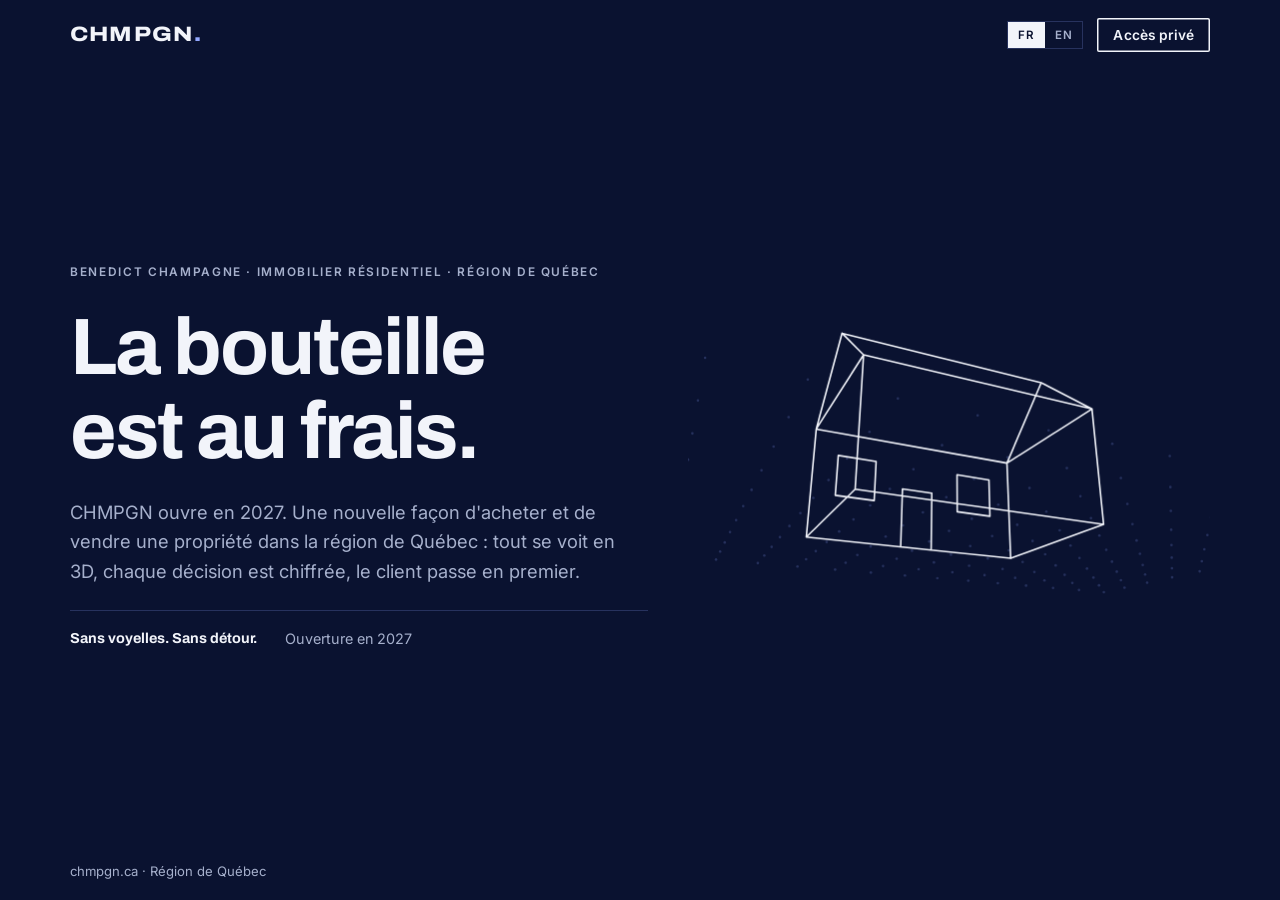
<file: secteurs.html>
<!DOCTYPE html>
<html lang="fr-CA"><head><meta charset="utf-8">
<meta name="viewport" content="width=device-width, initial-scale=1, viewport-fit=cover">
<meta name="robots" content="noindex,nofollow">
<title>CHMPGN</title>
<link rel="stylesheet" href="site.css">
<style>:root{padding-top:env(safe-area-inset-top,0px);padding-bottom:env(safe-area-inset-bottom,0px)}</style>
</head><body>
<script id="enc" type="text/plain">MXBJ+d0Yq9l7cQmDg5gftojVr7fI7d4gKHjmc87TqDGrafp+LJlUnUGKtaflNVLaHKCX+DCdS2ua18aLWvBe1D8Yvlgfa0A6Bwku0bIHnkEamOJ6quY2/STwqqKfiMo5RM71UWieSx3yKWmS9zP75e9DSy5/[base64]/9qXDxqDzDCte0ldxiijBcdLwBcg749I/xXD12/[base64]/vMfkz/G0o0npNfh0lF79O1URWQuXOoauhLvO91TJrc2hGm1q+LQI3GgcRMrdd29gXlwxhA5VRi88/DSPVCNOQFIz2LR8Mb/DhDZXALEh3dxvyLxPgGuataX9Jz/ZwHtbCckI/ZyAVveOmH1Mn0jgC3vO5lN0PvpOqFCX5aKXcrcX5v+09RHFE0hp6LVN9ekV2InXJcryf8HVf3Xa2WvTqkIMJ1meORsRTUPtJSNVY880k8lkWTC9siEjasRWdpMci28hnh38IQHnCRq/[base64]/lN53QsSm+aZfhvVlq2OOQnohk7lEtzNUQw/+rprH8u32FIA5Yp6J6HrQAKcudWuu532ybLbAUMa92vlSUUqJ1Q0WNcxp69EwjQ07qMu77XMvgVI0higNWF/CwaC8M77IVn99TIdoh4BmseGwTnTxye+FSH+vB7fRUiQBIHl0BN0ZjvVdDt2EhmTaHSeMHpw70HGBSwZEk2+45jL27i7gG795mpsmMXH1gjGnTDPShVJNgdpCFnV9vxamZ26FCBtjn2BnB2hGfAc1bWer/rjjUaweOKaitGLQ3sPgFLT7tkHnn27HXhhyDRPIlm+QsKMdmeWv1scWTrknt9IaQCE3WAC6l2KGexHPsVD97gur04WUYdbKJt/uQP75n0vea3QTfQLS/Q9NOWNsz521BHaOcUH8zLCZHW48gUkbXykWPBUfphimGo0u/YHpm1SE+zCCAIBAbepEaiXn8hgE6Bj/PWq86OXbb/hz0kxT6ifwl3b9Yqkw5j1nZU9xMrRJdGBHYYrcpIAHS70Yb5BFOK67bI/FxCnS6RbI/VluLtiRlaHfgmBc7I4ZaIybVlPyki8oDDmnaYLc2QP/zHYOA3XTaugpXbeJEEiZatxgboRJvmR5apq9lFEwa/VcYBPNJhhawV0PvBPbdh4/H1xbwJc3H6CmyO+mWNrumafonugBFp40HSjfA9wuJihwi2209Md/[base64]/OB0k6NKLLG6Ytl0u75yNhnT12EwE6lr24Z3UPRtKF0ZFw72aTpDE1qW5NzDu95ijlk/Ins1zr89R0cBqSXruLf7d8qIaJk1vOogM/EViAqljY9UtW+Twv5iMOBzIb6XDUxfMIxWjSZH7+gYCXThqmff2iQ1leUQCdYvyaUFEZZ5ThO+Y4lTUsZA2Qs/IpBRZ/goiFDleThRhGIvwc028iL5tg0m2SiD2NipZGcPmxx8xWBqoGrJi1LRrh3fyCXXHK+2p/jLvNQyGqQ1IbA1/GgxPGR2NsOXH7eAX7m/[base64]/FttSLl43wyztfhXNSpg0k5qacq1x9xhdFiZRhG69GaEMiKGlUVOeuxY2k7+y0x2ex3KjQ6PN01bbqKZOvRMVdhVApKOntNxcoruaEH/HkcXIpQA82uTnvnC2cSAeAd9tiRyWMd3x0fo0cx1E+Obxt5EO+Tg9TD8ta49fK51Ds3U6S+hJJWSVxkeFQ7vHGcgxMqAENr7/9jXroAPJ2mVb+AZO/d7YrwrfQs9bckjZwyidIhyIaFkJ3lPQ2cgD7Dm5596Tuh4ZAGzbYUkLVZbxpxYHPrGqLynXvI/lK4MXnYtWevAoF06hlEnREN4U2oYTNtIcnzAwiVMjuibfQg+3Gga29p+S41TAKCTBFOKHetAzZod+HkOBVauQ5Dw/2tl36Lr2RwjavdTizGEakHng4tA3RP0pBxIf4xKI31WXwxmJZPeFfuIMYD5Ho1DOP4Pu3elNwkwxc6i3bwEgKCcYB1j3O1T4y8ZqSyKuSaf76noYfhgUUR6U8aWd5oiBHG6V7jDm+VdJr/wId9TQNaO+/H09ENayM/chF9FsqFPZMRxx/KkWvLzd/mj1N4hOwUMzkweK/8xQ8Q/AhQeaMsoMtgsWVlhawN/ubDhizO5w1pGaJx7/EIYXaPVI09hB0uVEG1UVMPxfbHt7EBqFhLaBf3zIRs02UowyXVKW/3boVj3YNbGeIlFKHLGjKsnJvbXFx5YxvR/J7LRuqtv5iNw8YtjK7PyNAbkFf7O0exlvMa1qhpL+K2LBbKzViIwNac3M4HuIkTCxoTzKsqvg1uevgHsqWP1F7SPDYpt2fyo4FDG6u6CHhod/9tPCeke5zkkOlxB1P++k+DD7AGX3avG8seWIUleeOYNmEa1FMzPor2VA/[base64]//Jcq34/DgIikyktpSZTNMWjG8z/+EXoH/1YhGTNh07B6/yNXfO/XBOilAYKNzwAedkCUW2BeootaMHbn4ryjQxYMUMpEQ7GqYbMZNkde04MUOs6U07htEAQoe/kkvgnhWY7rVMXR/3ZXjdbO06Rl8bX1oDjGl68dRmPCYMiHKQuqV0kQ8fxFk7MZ2qHJHdmF16V5Ofjauh1Ry7XqNA2zuoZaV7lGKqCk+k593U8qgfQhMVAOQdswi750TtQrXODZ5dDpNJP9Zi3ozzcAAtioCrcSiNis56NNxa7JYApG4zNk9kH4/9G3lpH/4XDnansSerFBTBmSpnQdfuh50PWTkkSzLOuuiEUwekfPpXnlwYVB4LjqKeAQjprfkvK7wf79hGkiNzrw/OVDLqmP7jq8QVUFSxiCDr5t+8euIUBaTIMQTS1TZVwdNn02zFOC6PQ0+suR0y1YII/rXguoBOCcAEkT6EkdbgNYNyclu46ttDjT8mmdLjvSiCn/aPY4nYpru+YPwepuQoPOCJDRtmnOr2+E2u9F4ArxRiiKAgW5EibkH5eZnCQgvHN//oDoZ62s+GFNSXXQmA6qWVec8BGLlyGQEeheW6mOa9iR1SI2fRt19PGqwGAY+9/mopaIeuOjFg5+JOzft9Ff9Oc4K5Ip5Q08wb1NTrMurYUL0WXqAO8PXQtqTo0yj51GhA9ddoKJxkH0Vl9Ugc22LltgOCBDFpDvOpvB1H/IW06c4yNoeLIBvZRHmQx9qTiPLcoxDiRPKUmCVH3Xrvsf5f/apdIi8BAge8o/3o4c4naSdJ0A14clzyJ8Y1mSM1gn9i2RP4cR9oKtw/JtKyddEj6q5GyldulyJEOaK7IFja/ZII9zlPLw/udtnxkoXtTUFS88lcECz1SG3jEu5mLSVfci1oS60DLCV6BV+evCouB2/MuGFL4AwDkCF06BBzlG0R1JK3eMBi1yQUWgxRscrTi6ndDJY/z3iAQPyCZM5aJ+6RJX+BMNirQeQAiNOWbL7C0bsQTcvS8VhWuOaf6Rhob/96/R9o0FjlVU7KBURyNr+nPJnTJXTMWnjNNneP3M/[base64]/j6fFkcA1FigCzkZSWXcLo140l0MEg6DmTTq7u4TlnFGcJ/wYGk3nVlPG/a9P4KRHC8po0qCEwf4NP7xphVdvMyBxHdC/HA1O1UO/rVD+pKux0sBWmnfbnMXzo3Vaf0tcxGGUo+EcdbbUP7+KplcuA3PxKkfD9V0kJHwXrMU9Sqo4vm+S+6al9XYs0Iby0I=</script>
<script src="gate.js"></script>
</body></html>
</file>
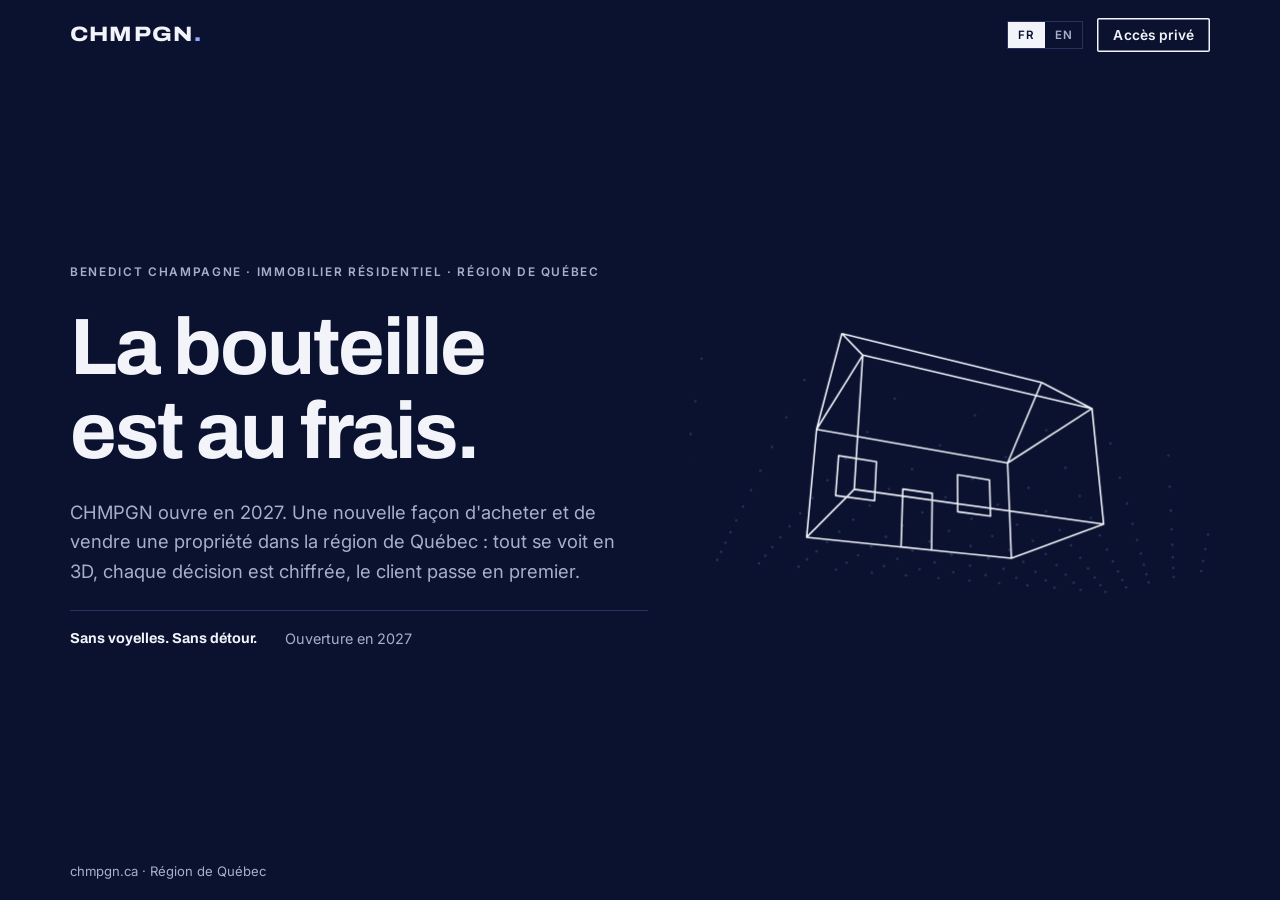
<file: technologie.html>
<!DOCTYPE html>
<html lang="fr-CA"><head><meta charset="utf-8">
<meta name="viewport" content="width=device-width, initial-scale=1, viewport-fit=cover">
<meta name="robots" content="noindex,nofollow">
<title>CHMPGN</title>
<link rel="stylesheet" href="site.css">
<style>:root{padding-top:env(safe-area-inset-top,0px);padding-bottom:env(safe-area-inset-bottom,0px)}</style>
</head><body>
<script id="enc" type="text/plain">gX+7/vCNotBGCXsNDgRed3LlF/1LVZumuED8fD0GGnXCUyFpNxtQh1YxGHW2okTHzkbGzyY9NiBgDCmrHwir7VSq/I4Odvga/XhYu509suEaPwYcieQydOtePqBE79pG/Tyf8E/TWSV1+VQEFkQTJCA/OqOMuL7SPfEnJFuosQjMBmWClaWDLlgnaCFvcbNwRtwQs1wbswn6geDTEZ9vrlAQ8jwf5XGrAFYVTxnXXvUgXqR16FzvXdKX7JO3UCdNZo6Rirk012snb7GDB1KkCGgF+PayCTBqDL069BRkmAZGu9VxCu3eDnZiejto43Q++5IgE0ELXlDqEsL87h+GAQv9Ij/rVK3BnYRkX+7t/IDWHQVd2BhaMRgx4GduP8q2LDbcTbw/y3J/fi9aXy20/H+oZiolDyRsahSxDKBsGJSpcIK2TRF5WIhqjTM0wKsnscSTXQ95QhJYnTUu9Dm+mMqAAtzDAiJBT8PX0h5GShoBMYy//MgvlHNxuPRB3KYUHhSBw7sj+b2Jcg0T5fwls2uSabzCRgbK+RrbGbgR4heSyizyvKl8QYuQ+F5oDJN4a7YuBlconghtYnrXSfurLLZ7EvOFHO0bqvkdiLDTk2kHtpCeByJQoEfjfuYi2sLpNLVEoarWD/[base64]/isF1jq+lAsR+0hADI7ggDdnjkPO32QqD2n0kMb8on6f8pWS6+gPXmgDqONFvGg6394Hd0xTGLY6KQgeN0I7d1/aYpPYNf57FaCFusSc7xNF4TjPHWEpK5N/5EB/4ZoeGTIQdcSjo6FGt5AGpV49G9joc9e8nDYJwJq6wNQCF0r6emZ2cArJtcFlNH/V+aiyMxbgIgH7dX38VAG6vDNnatDeGk0o807/pDr4ZhYjYtKd08jHHMS9sRkcZFH2C1l5qiKJHD1+dRmTB/Eml1rUut30dt6ENaax3ahTWyHNehfpqmiGaRz2y7WHJGI330heikOiDjM34UQwhI+YN2b1eo5HSQC53h5RT7lqEkdJRP6uOW6hBRVNn60nh5NVnKgoP7hcrNHfcU099TRbUB6flNLeuTDhCit5Vm8sxL5LoipHrcZs79Q8RYAPPlgYa62tUkb3/[base64]/kJzsTgTSzSbloOAN/cghMRwtaYktX/rHEi/[base64]/UUj14uMoCacd+11I3kjBlTQmpktGwNkP3c9V69GQ6NS5FTPshZ+Bgx9q6PttVYETa/BfrR8rMlNU9TlNil5mFHIfRzW/wBcBJlNpdvqhHE5QxXqwOJoWkwp6VoCD8cE4C/Ou3FCk5h3xzjBzV9lTzQF7Hc2omnOJco0uzQCOS8PH1mzJ0uKTFyGf3RUVlSKISxQSTGzAIdZ62AzwPGFsYk2KbH+iD35I7C32oSuL6zOcxqy9fFlKTkS+Og0i0bFET+Zc8C5ROkB5yDvwUlK3IsdVPgiApVdoJFknWsS4/3yfLzh2Ezoa0GDCOC4bg+NdLK6BtM3Xs9Z+7WmHL3xTItBVQ8GaFxGLo1xY49VzSskEjthJRmvYLKJOEBro1NyY9nJzIYwgIlKNghHU6jjZkT2WJVf2V84vjC7+OxMQMGZ/ejTMKBdk36SZUM5857eIndwk6T6pm1GvC8nbUhtcmIQEieHYX6DJNseRYpBAdvdzRZg+SWCzFSxKP9wGfvWwR0NaIn39blN7dO3oMKvr/1IbQY6hUcZS3XhCfRAnISrut/jHBVV7TlIsVJSCBaU+ER4AceGTSfm6tSqrHjnYEkZe4YGfNE4x2rzODW2XT5K64wtB/DC8Y6Y++JA1lGMUVIxkCltsz0T+nvyx/HVXho8A5LBWGI5wgDUxHrmtUAvC5qjgZoBrlTOVIK8zpBwFkMgm0Quoha7sjAJzB2Jac95thWIoyKsyLK2UhGx0bDFBI7iFpNHwX1BawjN+0nYmMG6Td7ErxkueO2kqCZEERRMnbZ+vbDxVrhR6v25gl2qGFeZBu/tfOfuTz4GeCM4yH0fJs0WUQIMjUgKBGYmJQU+JnbxutvrYDVs7RmL6kGAnysrmkqTVuvgbzUZIFswUIVVx/qHdDAzsl6AY0eTFENvlsmeBfvOiv3b/Kez6PBHbxWbxL3q/JF27NQyRYUCCYpZO+W8VCe9Nd7QBBs1VtzOcPGo/H85RzQRzjPeNDRa69ngCWwr4duqw28ne9+fY6xNIPDjcpkC1hyfL08U6I/1mzk/CT3csDG1ObHQnOwqTiqUNUf+hrBUErrg7utsGVCh3JZjjvMTaX81o7736/gVvly2fJALCwDLRtr6R2uokzkk6I92KECJfqrfH+o0Lmj1He6qwPp4Cywk5vqdiseVdSJCT6eATFLrR/tSLcUn0NraLGsd49BQPgKKg0RGLeusBA6BctxNGCl2oSmw0mdTdbfSId+LQIVBYwSb8/0jMx4TdGxDo7XG/brcDo9kXXU8tvLFh8qHC5nUxxYjr1rSiogTMeB/SS8PnVe6+VCoqX2DzdwD23D5TL5Uz0GSMLoQEgxTy4MHJuCFpjHPnkzebNgGWtncIBQKV7bBjxKhxfMtWdT/OefZEj/[base64]/[base64]/[base64]/M1g41QwDTMllNqlEm/YcRREyS7mwDVSoAuO65lpi8MhErqIgENA3534LcW1HU6nCqlnwAdhPrIWR9SubK4+l38z9Vg0o6adGB+pHG0Fw0zBjmkhFpMA7ydFGV9SoXDxAkqlJCA5K4bt1xKLN/4iRJYj4QveCx2UpKwHNrioEmJojnOBujOwPYFFXCmI0NMyZqq4UPnOzINxQ8KfUbaiQu+vIrVR76+yY4ptufaucO8WL8MctS5IuAUcOfDSK3rTZVt0jQPJEhW/W7P+s131cd8tCY7JVYcLE+ya0pQcQLWHGU6vRgokqy6Pq6Cg1Jz/rtgydAl+vWSAd1g0bFEdaLpLLtctnX/1dv25s+f4wIgYlPBvgLrZG0ut8m5Xy2hiXwKh/TxSJzb6O073/AgzQqOtinfr5PXaJhED3vd5xXdPDFYKItrnW22xO7oEUViTaKCPRd3iLF1Ows+W8hzbHYS/kJM2/WKpXtKJu5ANCJ/Xdi8EvkuX/f0jLP5546L8023eWtffdzdiFM2o+w2rA6lGJldW9F41JlHCTBqBFOHZRs/u6O8zMUO81++TXHE7zct842pyXVpf0PwhEgxDAg8QrxA9VQC1qYHsYG58VYFhpKWSi3wt6jgZsppN0UpDmBQK7GW+3lRm1+nRAsCC67FN4seT4ACpoYGWij1nVK/Qx4ZXCv5ej6sIa6mZhev2ZmJ/RqX3T8SJlfuzYTLsoMRCdLgbec2ZZbFNZ91XFh/TbDKS/2Qx1SjXmUeA1s+DkjE1LGeLyKde2q2cMe7Cq1lEOPysZXkgHEDu5ZXiEudZRAmE0hhQ+fhAPZscf5im+HsDb3dLwPlwHXi86JKNqYO6O8NuTHU6pDw7wAY4L2oyS6AB4QPCtqqn8RPs8/PfRG9y+vmW6sbgK39PiNQrZ3ikfmwxnBj5tz5CWSWXp/qPZIv98LS+95bJ1pCbjeqe3FsTDqQWC0LVGvpUDJBIHQyhth6kNQq48w4uBgjFpEYrE2gzqt2V+mpiH+HUBQndPY9xFfbIZ0a8yoF3L6PojbesqiukCutjIWfqMh5NXH0LfupnlkFVyXr4QMvrYQXtHkIXxQw6rnWLhupwCVUaLv8o4dkp3BEPCwDgCIPIyWtTILad/gkpexgS7ifACFEcUIf7411HwxHW5lHKTicK5Jzy6MjLWih4XEAVZnWC0AFlThogi0ld+ifdaFWvBdoG1ancloJ/ALzRLnK5ymyy4qE7e2Jc97F/yd7kauva5H92y/zyz+oryjwyvxOQuVbuVxhSBJN0wiPjhIj6/kjSJs4SV7WAdx/DTtL+6rXvxVpWAtds0a4b4AzR4EfWA6tAQVDwjwSLFBY7O7l/[base64]/i4mq6DavfV7JiR824VJtf85FMw+1Oe7eYQ1BjcEuVhLfJ4tqCOn06g62DCfTahO5QDWex8ZAGQ4rfT9G2ywUiYEcLPNsFCu66eahUWwdKKKtDam8ACbDyOjqsRaEk3WUTVRMfyYojVGQkwCmPm+gIZC/u4P8aMgR+U8HOoDEt0Ij79STU/VPJP26u837BRBqY8zq3WMZjJ/bmAh5b+AFq2hAkqdbGLHatwlSenajTvOsZ2fQU+Lpa6ZXfgJSa0b3dsNTOYxfUFmIFS4dEhD0xt5lx2c4gNdFm5ZJNdTVeP6f434GtimlUXOfiwIO511u15AiLe3QmQW2jt8zKw/GNLlHyYoZVxGKcVDS+c/b/nZPUC95PnCj/131fGi0VdVlxAFtzm5OzQ345yoDIcZBW/xVyAEJPJst118BIEM0OV7R1sy9gCHFv9bneYqOBmiYmeIcx7Kh4iDNd5QaFEDvx0XnuZU3nxHruxW+ffq7B5Fo6eVJuuLPUIn5lMwLgZND8corFDf8qGPEf38Y95WsClC9OCsBxB/3qSVj5Lluy8HFNQkc+Y+fL58Uf6fuPKS4QAhFitBqzcm07AIIPZeUZQd5yo4aG4KLWzpLUfSNi4IBo9xH9y58uAtJDGMW2KWeZyVJ88De4a05mC6j50LEtnRw4W7cPVoOrxxeJLM0H0/gy4JS8hTM4ZTuXVsk9mhsrCktrW4EOOJc5+qI95bA06qeOqSM1mmBfvFuQ9R6vOhijn5nYd3VzS3rHLTWI0pnx9PsQ9aHzYli/D0pS7qPeFHgiUaA98K751BW1gu7iAJW2T4JhjrM3NZXStqW1xPSsyX4yNoAHkpxs0tqP/mxKNVzie44M4iB82m1ONPFKCnwbhGt6Bc0gi6H0FOY3x8KI5pR6M5bRapFfKPzGGN54V1A+TNYA9G8JrX8kEWKD0VhW+aFIaTFU8tumVr3iX/oigzpyaHXOnNAL2B93X1aGWIue9tC+KJiqCcXmzMCDfBykrt9+oCS751sPEOVu7G86EglMGH/zdopcBzKBr9j7b45RmvJxEJTlsSMe4JYFhsjpLCIchObNkmfNS5yHYVKXR7fK1aNgl54ADxZkW4V7aawUCvtSylaU8WfFIuC0ECYhOPmwRcpQAJSESG7gfvFe9kYrwTSpSUraJePKfrkVWsX8anzIqFRfIKvzlxbOaBhVjY3/jT5AukUFhT2YUs6ZUIqHq4OcYy355d8wzZPER3VUdJdtfzdL7ZXWwfbS4UlXLg8Ns5+SML4MRsAAXvOO5pQEN3H3rx9THLsJqJP0aquKem0hravxGylZc/Y2CPHSOL7yEOD6CuSfiDZZZVl3C1jouOogExJPa7k/i+Sk7LPMcG/BrCoX+On5MZf+YP1/z9SYBice9DO8/j8G+cqaUsEod6iiAf+dOLvT0FLNbQR9DTxqnWnx31B/teIKe4245+n01UfFE7kZGLKzD6oad0kQCdrCLc</script>
<script src="gate.js"></script>
</body></html>
</file>
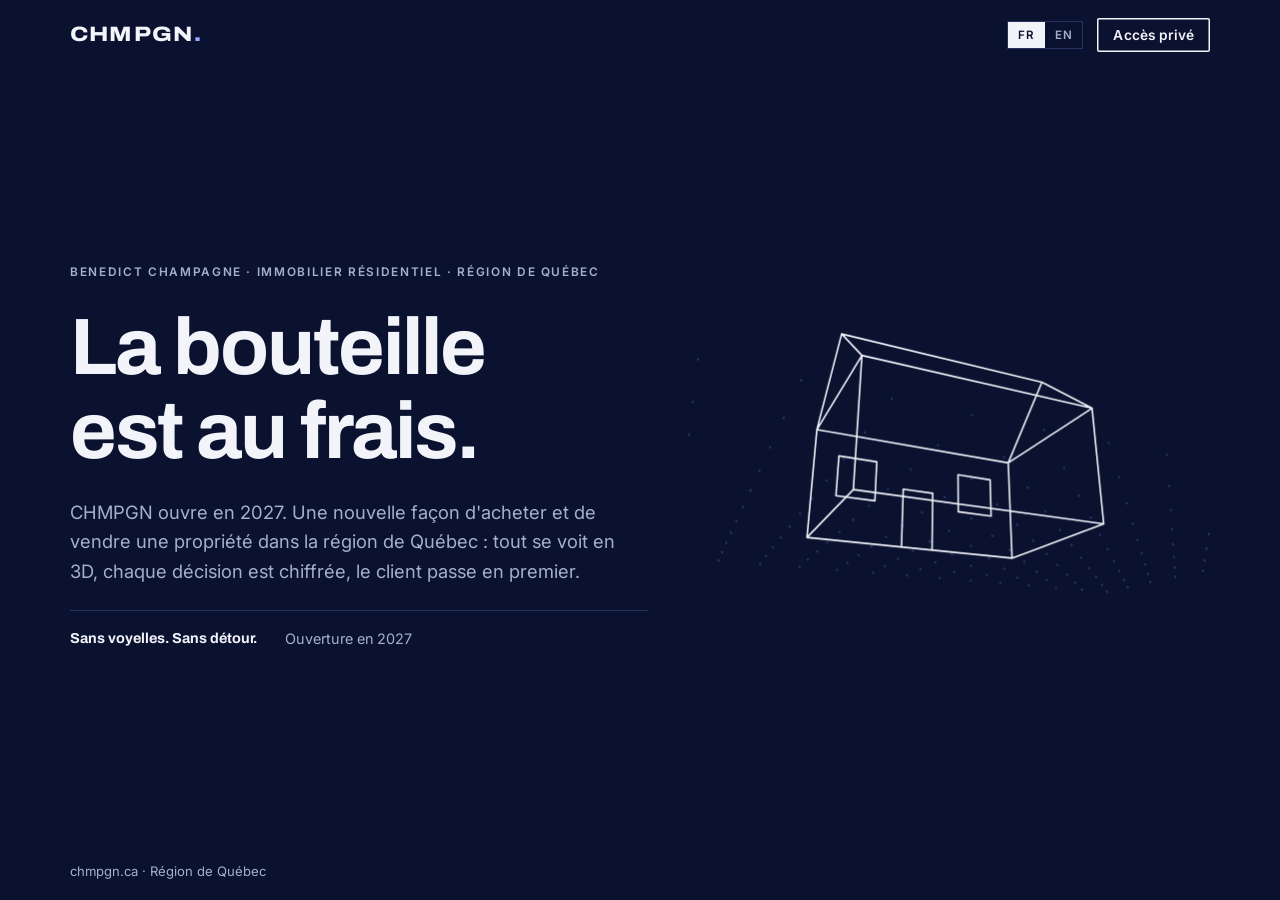
<file: vendre.html>
<!DOCTYPE html>
<html lang="fr-CA"><head><meta charset="utf-8">
<meta name="viewport" content="width=device-width, initial-scale=1, viewport-fit=cover">
<meta name="robots" content="noindex,nofollow">
<title>CHMPGN</title>
<link rel="stylesheet" href="site.css">
<style>:root{padding-top:env(safe-area-inset-top,0px);padding-bottom:env(safe-area-inset-bottom,0px)}</style>
</head><body>
<script id="enc" type="text/plain">b8MnPOltgbqtSPNHE1FzWTVFj2OudwkP5ecvDDn5D+W36j+SG/lEBDLycZa17oMkibO1Ss2Cq6WkCWF7A8wCX1h1/8xgdgAMLXzMU50OV3iWgFEeiH1Sjy5tnLN7ZvKX7aGCiZ+q+1nHC5RGc5nkQYu0P2m04bfXUsz8bTUyk5BIN4fsXJDlxrGwPrDtlhUdR9pHedW/6+GVwJNaJBay4TtxKa8NLBwvUO/VwyBJHPsRtizL0DsOwHGLS4IBrE/VRf7dK8IGb38YfTyJc5JsU7zYPaJTaqhGzVIeEYKoxHtxjKCBaFMQAIZRGqUgJvlkn4JestXJNUqV2d8i0roLDgNTFqqxD5sJ1a2Dk/vUb4x41DazB61e1uCqnYmpQGI/sPYWdVORijuD7jNgLmRRXmczKU5WqwKf4DsJ3vvTl2FQJx7NugwrpS0HjOyGNSYdoA/vmOgN9mM0yG8yLfo3sj+CE/CfaOFoeYKD4QyDlLtoy26pBR9bWTghJ/oMAA937rV+Sl5wRDZcb1rhvXhAoOwn7lU3xEDLoMblnbOdxhYDmbIUCeSoT9fRghdV6SvxiYdXdYkJBO14SpIDo6aHXQwJ5RtOcNHR90rfvYgTD/+DLuy9IiOGzmLSb7QdHyzkmp9g7fAP9KLkV4aK/W45BYkR3yf+fj9kPSKFpph/27WhJmBqzrysHcjeotdq4cyBZcrQ7XBeRsxHkWLtZUMDu6L0nEAgGT7geTsc5pdHFKkR1Lxr9qpvVuGP4253U2R0Cs4BzOOJ/WOCjK2a8WbnCcF4u8yFw8OkDF5aVe3NMfMtMmXAn6Xb6dWbsWPPXlYtU55dG7kRSb0m812F+4b9MZdH6XixK67s+xDIjNB2lTK6uU7Z8feGKhgR/2dzqRDpRyDYbYl2W1N07XbqqoYZgQOFbORa4P6am7VIlEkNWViRGMlI9VA0sxAqHApov04X46VjqoEDxAp41pSRPON76oydeIIls/xp4b++FCX9VM3ZWO8gJ3tQPbE1b5r/ztz+e6tAeVPaDJh/w0AmZlcBblVz8iwLariBvyFTRzCS5SUumbXPtd01vPBB07Ofw7l2koxdh+KK2STXo2AB1HRYPYtnPJidh8MuyG9j1uuYTvAHLTWySsCPDkt9kILB+rWg5ISbClkmMNhxFJaqez3101MAEaiMqNDYxBV9h5eKuPSuWeJiUbhbJTpQcmtRtYS7ZBX2L+p3213/lfRZ3j5i/AHAblw5JFJX5g1bd7X2loDph05g8tVZi4T/47BeM7rvevCl0eSMpZN6EJfM8VU36r5m5vMWscOgjwIf+iX0kt1qZR3SESW5c0jiGCffgIWxQxayT4McL7aUoHYBtfRIfKPm4RGO6Z2kcNr/RvnEO6dQVugqy3ENk6W1EhtLATxY3UgXdlpUAD2GowHXpH6ffkP1c5qzfMuX6U/ibBbBoiR3HEyjX6gr5WzDqYWktQzcSzvle/vnzqsoWN0+pspk9HP9gwpfDhRwhZCWVHCMDGEmhUQuBiK0IQdNesiNWO4DtSXKkg1WbvcCyYMZRjvXhsm+creVkH9fDzEUAo6qaiDC9W+ng5PWfOvZr7Qzv6p/QaS9E8VVl2HzybuIpsbsIXVE+wO5Q30t5gkPnUlU9ADRSGJaxAtj29dWz1yoGm9lBARNukuq8W5xknNEcpT/c1/[base64]/X8uglx+Thc51q9tHWWtuqxszG5aYpopFi5yGhXf93yJtXMjGI5/TndDtcrRf5XbMTwN7rq2DzgkW6M1kj/0uGDJC9PoLMBSElKPr+jkxIVVU0iM00n7PIYREAt0Ksc62V2bwBbvb8L4/pkGiwWue5vsmyapck68CdPhI2LKUKpZllsqliNm7G2xhHAAmHRqZRDv//2kownBfqgAQH05qx3mvBEytRZbe59vhkB2gJGy6n7iFMW/hA2R/V8N6y3J7jTIFAOvXL/xvwt1zhG/bbiLpAbRkHJWeIF/9c5h/ZfQDgLyN6lVka7T9TzEUpfMJ/yi0cBupLxKvHZDYsRNaGrpkIkEJJs8Nnwb3fq1vCqQrU6KEvh9zZXsdcwEFMR9hKafnvytslNCoaQTHla4GQ56OmizbYdBgVa4hIY072wemlrIzsCQwLnllv+XSWNqo5BWBqQYrgUDxLe4TS44DJJKBVXWnCZWEi2g8YPpAy2vkqwuS62CpLoPC2SVtWM/CJWyjzDeIp/eVnWxwNjHIt32sHZ/koopvb0Twcq58W8DIVPwK/W4/zBpiPx5TDpYQl49/OtTpj0fUGCbNCvL85lygN40VuaqCbDFInzoZnI+bzpkPbGO3NGSGipTuUN8LYRUyLMi8Zk+wubqd/h+F0sxnQDIeP8SWednsVRakaRjy+i54gb0GPziNRP/pqwP/Xm1WnyMzR4YxCDJ5jzRUsWuXlcirRXKwWdWGR3mvztRJydvgQWZIUr2ho6dr7kGxx38UYW/SSrEI1FZ12Nv9Uq/LI/awJ797/xTnPazASEtYXshyFr0cpHJQ7CV1DNQGRka2RjdeR43DMCQE1S/j1RllkLzFwKPglqvNvk21FXznPEnwqZsu253IsqhC0h5wGAXOSH1pcZfXeJxeZjEnz88ir26Kqw7JPVh2mOg2CC+PGB0Qg+Neteisw3AZNMuqBMe3i47RTzFQAiHsQR7KqMavDK4LfK3If856iy0INuzKrLrd1JqVpWR++rmMTrtG2a5d8O48bWT/uqar/X889CyhGzBRfgf0Z71CrqHiZoIRnWHHJ8KQ+JciZHa3kRLl1Bm6PH846Nu3rFxOtons9cH/f9zwwXTyBfCKUyK3+WRUhF6Ev/98OBZdG5MKX/uNqxQYWYCfhD0GbqW4DXm4GYAYKkPSUhniHSrwJmyujqSvPelGMB1XYQA++A7uW7qyef1+xiae7S7q1pu/bKnauMyYBQMcWWuc3mCIZ38W6DT0nGaaJVDDBByxvb4ELLwIKFtH+OMEXpJzPNEXcip1KJa6xo0VUkRtFkWcaZvNRKbrYqQTMGsfUBodXxb40Pgc0QDtsnz13eO0YoPne8WZrFm7nw+vm0sgIIP/NoLqo48YFOtsokI9GbpziQIAj5EMtp1VPVPgrHMMyPuAPY1g1Qtyct6cDDBnoRktD6qqNtRIqKE8xPW1eRR2ulPBpNm3lL+PrCGs+2cmziAKhDOWPOV10HLOHjD9atybR6Y7ZJpdpSHTGAe69ZGiFvHYFaN/9VzUmQ0NBWlV1jj9GvUyCBqWArbQvD6r6uUlrIYREGHQvbV8qL7iWMmgOnnyO0MELSrd/cYGgET0vnUcERaSSyNKWPUJ2p3g2OGAiVod15iHtmj61CcBecAOh7m8nwPA/1T/n+BYvOBn5RJj0D6682fePG2hnkvirU4yABeOCUCxa2fQwPlSfdZ1ivZBAKJUnRzVdIEC7R9YAbSRjxlCCQ22spNRfRuvorzOxhF63f0AieTDhV3nul0T0obY/WLPgMG6snW5n+JNdvlckHbvyJ6WfHKGqafXYNORa8LjZG7Hrqn2j6AgrbMzuppPwz4phmXXUVKE30bHW7dVRffIHgvtqvUZZiJ/EYpv6htSihGp2m4cbZTnCb4sV4jdINETXNMJDrioeC/[base64]/Lp4VN26UQ0vNTwh4vLLWLj27ORRAKHU/sIAG2FMwDd0EZZagjxEBLtyWkTK3xu6u5MK4DSVL5kfjhWVUfGOQ1tBQQgeJOLyigfHcAQBbUGPgRwzZsyiMINSD66XwbVXBMZ9hALHTm/V161tsqxVYfsuphI2zzaLb8G+7IRiXBY9vSmhBNMburx7xCJVc/0+y9SLPO0g7FHPzwhDe4qqmlq5vZnF1h1lwVeS/R7WOvM/zcAGdjX17jK0n3q84Js98pw87F5CZe5CdUc0Nayb9lbFGbcbsISOSv3Wa6JnGT/qZ2Y622t3yAC4klpQAi2YpIHqUTZVnvmwIkz/meu7Rrb5OY1HR8Jlv8MI2YrUbu0LlySxEsxoOHexATBIw5Assnx5E/QH4xqgUCagEJb5LAj7hSIM0/UDdObCsbh/wpZMn15v75giAFRPZI2qyxJc4EAkRZNWV6xTe69ofC47j/ZAun2bfs1lSHhwePO9mYwc71b0xBQdC/lU0nDPt90a8TRHQzsQY6EqJ3QJOe4BV4mifCKzYnNEbaXv+ExC1BPYRJdsKDHH2oMKfVY4Ie3z/H7kXGzbgh36/k7vsWw7bCcDg6Ym9EILcRA9lJZnesecex2E4fzlG85T+q2rL9OL+ub5uZm0k9yqU0D9crNG0f4FjrlFn1GQGXdv5TfaZ1CSuZN1MaYTopI/wCq8XxVGU+RomVCORBnmiDzsDSGSGhanJKuH0kdlncTtstk7adLLtkOfhQpPKy/EZyP22ZWHEL73sZjT4k8db8SHdJzccfxZvrHO+/A+4CFgFs1x95ziaHolezwxiJyVIHkCZzreBPAvPzbjDq1ZZ+2Yhge7iel0p8vJQNVOwKVFawmo6rv3AkzRUlGsU7Vb1IHhLujou51oMeyR42X/ioOWdSTpO81vKs1oz+piDsnhac+Ij9t9CDxMIajglNxyFJ+Z7M9uIek+t5D1+WkuCFgxWQ0C4u1BFxQbYH1DJ3zV0PA7k3LlviipeeCs8Klp6JklQX8cyGBRjKqRpHJE2uUXs2ZoCFcm2MdCVuDsM3rmy/9hdvqqTqlCeI7hhkQrDQ5GzYm74MCeVanG++qevA7F1LxpFtWCnbLSrResUHiGZNexEu1CCg7utfqmenhFy15ZtknX+UGThGQ+HQtWk0mtOked9M00iZIbm8luTEHoYCKte/7kSGyIOhucWybfX/+QRHJowr0L9zPL/RFTcDd5EF91SHma9aGcPTMrUrBPCJbsZs1J1o6BYU9TFjvcc3fnnnH5zWnc7+eK2FDjhwk3B523tKkukRgc3gu6IZGzrsRhvV2XKMNlv4JNTD+6GxEeydtgZDgmJQw42gkzx43+Oy6kD/fDRSoCx/k8xji6ZnN3tqgguqseE/QCmtWYk4HNyV3bGNLLELlXPMgtkdrOtIsu6iz75o3Hg2jDvp0Kwi+LkSCfusaz7tlPMmsCdPj/3iWTOhgFah3ELegQPEljf0yWV5fGvhRuSrmbBZeDZrAmQI6Wvhv32qnCc1fHzW+HhaLEuAS/6CHFsPHZUxFP0RoL2R0ueWSEiebH11xFXsZ7Rhx8hBARYa6/E2J8qkRxrjEF7BASCg5LbM3RNKdV7HZ4MRb+MQHvEwCOzs9j+TVI/F9bSqox+c88oaI/RKoTkqGJw1ovgpEpLK9mGreXZ69D/rtW3oPWs74mgPx4/depvsCr9XUg3PVs4XYdVvtSuctagFwxCxobYMj68eqWiHH02unb2FAdYH447yb7+1yRK3WHUK595q9Qgk2u9jSqOjjNqDfhxbw2DNdbMOq4Nb/VPaSpMQRz2dAComI28IK04Pi+nlH3IKKkVp+eXDM02lydypLCzmZqJImV6v2DRaxkrzz0j1bwS4ofHhzIWkFwLVEsy7+SbTFI690HT4Xu05VGLmPotOLAz1u8PmZhQoOBUczSEgf3J41YotBOcmyU+mhgd6XncgFD/[base64]/FiaQqNEIqFvMaLTmZ0baWdDkrPqC8vm+xvTOcc9V3o65j7</script>
<script src="gate.js"></script>
</body></html>
</file>
<file: site.css>
/* Layout: courtage éditorial. Blanc franc, bandes marine profond, un seul accent cobalt,
   titres Archivo serrés, grandes sections pleine largeur, maison filaire 3D en signature. */
:root{
  --bg:#FFFFFF; --surface:#F2F4F9; --ink:#0B1020; --muted:#566076; --line:#D8DDE8;
  --accent:#1D3FD8; --on-accent:#FFFFFF; --warm:#C2620F;
  --band:#0A1230; --band-fg:#F2F4FA; --band-muted:#A6B0CC; --band-line:#27325E; --band-accent:#93A8FF;
  --display:"Archivo","Helvetica Neue",Arial,sans-serif;
  --body:"Inter",system-ui,-apple-system,"Segoe UI",sans-serif;
}
@media (prefers-color-scheme: dark){ :root:not([data-theme="light"]){
  --bg:#080D1F; --surface:#101836; --ink:#EEF1F8; --muted:#9AA5C2; --line:#232D52;
  --accent:#93A8FF; --on-accent:#080D1F; --warm:#F5A04E;
  --band:#040714; --band-fg:#EEF1F8; --band-muted:#8E99B8; --band-line:#1C2547; --band-accent:#93A8FF;
  color-scheme:dark } }
:root[data-theme="dark"]{
  --bg:#080D1F; --surface:#101836; --ink:#EEF1F8; --muted:#9AA5C2; --line:#232D52;
  --accent:#93A8FF; --on-accent:#080D1F; --warm:#F5A04E;
  --band:#040714; --band-fg:#EEF1F8; --band-muted:#8E99B8; --band-line:#1C2547; --band-accent:#93A8FF;
  color-scheme:dark }

*{box-sizing:border-box}
[hidden]{display:none!important}
img{max-width:100%}
body{margin:0;background:var(--bg);color:var(--ink);font-family:var(--body);font-size:17px;line-height:1.6}
body::before{content:"";position:fixed;inset:0 0 auto;height:env(safe-area-inset-top,0px);z-index:10;background:var(--bg)}
.wrap{max-width:1180px;margin:0 auto;padding-left:max(20px,env(safe-area-inset-left,0px));padding-right:max(20px,env(safe-area-inset-right,0px))}
a{color:inherit}
:focus-visible{outline:2px solid var(--accent);outline-offset:3px}
h1,h2,h3{font-family:var(--display);font-weight:700;line-height:1.05;margin:0;text-wrap:balance;letter-spacing:-.025em}
h1{font-size:clamp(2.4rem,5.6vw,4.4rem)}
h2{font-size:clamp(1.8rem,3.8vw,2.9rem)}
h3{font-size:1.1rem;line-height:1.25;letter-spacing:-.01em;font-weight:600}
p{margin:0}
.eyebrow{font-size:.74rem;font-weight:600;letter-spacing:.14em;text-transform:uppercase;color:var(--muted)}
.lead{font-size:1.15rem;max-width:58ch;color:var(--muted)}

header.top{position:sticky;top:env(safe-area-inset-top,0px);z-index:9;background:var(--bg);border-bottom:1px solid var(--line)}
.top .wrap{display:flex;align-items:center;flex-wrap:wrap;gap:10px 22px;padding-block:12px}
.mark{font-family:var(--display);font-stretch:118%;font-weight:800;font-size:1.3rem;letter-spacing:.06em;text-decoration:none}
.mark i{font-style:normal;color:var(--accent)}
.top nav{display:flex;gap:24px;margin-left:auto;font-size:.92rem;font-weight:500}
.top nav a{text-decoration:none;color:var(--muted);padding-block:4px;border-bottom:2px solid transparent;white-space:nowrap}
.top nav a:hover{color:var(--ink)}
.top nav a[aria-current="page"]{color:var(--ink);border-color:var(--accent)}
.lang{display:flex;border:1px solid var(--line)}
.lang button{font:600 .72rem var(--body);letter-spacing:.08em;background:none;border:0;color:var(--muted);padding:6px 10px;cursor:pointer}
.lang button[aria-pressed="true"]{background:var(--ink);color:var(--bg)}
.btn{display:inline-block;font:600 .92rem var(--body);letter-spacing:.01em;text-decoration:none;background:var(--accent);color:var(--on-accent);padding:13px 22px;border:0;border-radius:2px;cursor:pointer}
.btn.ghost{background:none;color:inherit;box-shadow:inset 0 0 0 1.5px currentColor}
.top .btn{padding:9px 16px;font-size:.86rem}
@media (max-width:980px){
  .top nav{order:3;flex-basis:100%;margin:0;overflow-x:auto;gap:20px;padding-bottom:2px}
  .lang{margin-left:auto}
}
@media (max-width:420px){.top .btn{display:none}}

.band{background:var(--band);color:var(--band-fg)}
.band .eyebrow,.band .lead{color:var(--band-muted)}
.band .btn{background:var(--band-fg);color:var(--band)}
.band .btn.ghost{background:none;color:var(--band-fg)}

/* hero */
.hero .wrap{display:grid;grid-template-columns:1.05fr .95fr;gap:44px;align-items:center;padding-block:64px}
.hero-copy{display:flex;flex-direction:column;gap:24px;min-width:0}
.cta-row{display:flex;flex-wrap:wrap;gap:12px}
.pagehero .wrap{padding-block:64px 56px;display:flex;flex-direction:column;gap:20px}
.pagehero h1{max-width:18ch}
@media (max-width:900px){.hero .wrap{grid-template-columns:1fr;padding-block:40px}}

.demo{border:1px solid var(--line);background:var(--surface);min-width:0}
.band .demo{border-color:var(--band-line);background:transparent}
.demo-head{display:flex;justify-content:space-between;gap:10px;padding:10px 14px;border-bottom:1px solid var(--line)}
.demo canvas{display:block;width:100%;aspect-ratio:4/3;touch-action:pan-y;cursor:grab;color:var(--ink);--hl:var(--accent);--dot:var(--line)}
.band .demo canvas{color:var(--band-fg);--hl:var(--band-accent);--dot:var(--band-line)}
.demo-foot{display:flex;flex-wrap:wrap;gap:12px 18px;align-items:center;justify-content:space-between;padding:14px;border-top:1px solid var(--line)}
.band .demo-head,.band .demo-foot{border-color:var(--band-line)}
.seg{display:flex;border:1px solid var(--line)}
.band .seg{border-color:var(--band-line)}
.seg button{font:600 .82rem var(--body);background:none;border:0;color:inherit;opacity:.7;padding:8px 14px;cursor:pointer}
.seg button[aria-pressed="true"]{background:var(--accent);color:var(--on-accent);opacity:1}
.band .seg button[aria-pressed="true"]{background:var(--band-fg);color:var(--band)}
.readout{display:flex;flex-wrap:wrap;gap:4px 20px;font-size:.82rem;font-variant-numeric:tabular-nums}
.readout b{font-weight:600}

.strip{border-bottom:1px solid var(--line)}
.strip .wrap{display:flex;flex-wrap:wrap;justify-content:space-between;gap:6px 24px;padding-block:14px;font-size:.82rem;color:var(--muted)}
.strip strong{color:var(--ink);font-family:var(--display);font-weight:700;letter-spacing:-.01em;font-size:.95rem}

section.blk .wrap{padding-block:76px;display:flex;flex-direction:column;gap:36px}
section.alt{background:var(--surface)}
.sec-head{display:flex;flex-direction:column;gap:14px}
.sec-head.row{flex-direction:row;flex-wrap:wrap;justify-content:space-between;align-items:flex-end}
.sec-head.row>div{display:flex;flex-direction:column;gap:14px}
.more{font-weight:600;font-size:.92rem;text-decoration:none;border-bottom:1.5px solid var(--accent);padding-bottom:2px;white-space:nowrap}

.cols{display:grid;grid-template-columns:repeat(auto-fit,minmax(250px,1fr));gap:32px}
.cols>div,.cols>a{border-top:2px solid var(--ink);padding-top:18px;display:flex;flex-direction:column;gap:10px;text-decoration:none}
.band .cols>div{border-color:var(--band-line)}
.cols p{color:var(--muted);font-size:.97rem}
.band .cols p{color:var(--band-muted)}
.cols h3{font-size:1.3rem}
.cols .n{font-size:.74rem;font-weight:600;letter-spacing:.14em;text-transform:uppercase;color:var(--accent)}
.band .cols .n{color:var(--band-accent)}

.paths{display:grid;grid-template-columns:1fr 1fr;gap:1px;background:var(--line);border:1px solid var(--line)}
@media (max-width:820px){.paths{grid-template-columns:1fr}}
.paths a{background:var(--bg);padding:32px;display:flex;flex-direction:column;gap:14px;text-decoration:none;min-width:0}
.paths a:hover h3{color:var(--accent)}
.paths h3{font-size:1.9rem;letter-spacing:-.025em;font-weight:700}
.paths ul{margin:0;padding:0;list-style:none;color:var(--muted);font-size:.97rem;display:flex;flex-direction:column;gap:6px}
.paths li{border-top:1px solid var(--line);padding-top:6px}
.paths .more{align-self:flex-start;margin-top:6px}

.feat{display:grid;grid-template-columns:repeat(auto-fill,minmax(255px,1fr));gap:1px;padding:1px}
.feat article{background:var(--bg);box-shadow:0 0 0 1px var(--line);padding:22px;display:flex;flex-direction:column;gap:8px;min-width:0}
.feat article.sig{background:var(--surface)}
.feat .tag{font-size:.68rem;font-weight:600;letter-spacing:.14em;text-transform:uppercase;color:var(--accent)}
.feat .tag.plain{color:var(--muted)}
.feat p{color:var(--muted);font-size:.95rem}

.split{display:grid;grid-template-columns:1fr 1fr;gap:44px;align-items:center}
@media (max-width:820px){.split{grid-template-columns:1fr}}
.split .txt{display:flex;flex-direction:column;gap:16px;min-width:0}
.split .txt p{color:var(--muted)}
.band .split .txt p{color:var(--band-muted)}
.mock{background:var(--bg);border:1px solid var(--line);padding:20px;display:flex;flex-direction:column;gap:12px;min-width:0}
.mock ul{list-style:none;margin:0;padding:0;display:flex;flex-direction:column;gap:8px}
.mock li{display:flex;justify-content:space-between;gap:12px;padding:10px 12px;border:1px solid var(--line);font-size:.93rem}
.mock li b{font-weight:600;font-size:.84rem;color:var(--accent);white-space:nowrap}
.mock .ok{background:var(--ink);color:var(--bg);padding:11px 12px;font-weight:600;font-size:.93rem}

.steps{list-style:none;margin:0;padding:0;display:grid;grid-template-columns:repeat(auto-fit,minmax(170px,1fr));gap:24px;counter-reset:s}
.steps li{counter-increment:s;border-top:2px solid var(--ink);padding-top:12px;display:flex;flex-direction:column;gap:6px}
.steps li::before{content:"0" counter(s);font-size:.76rem;font-weight:600;letter-spacing:.1em;color:var(--accent)}
.steps p{color:var(--muted);font-size:.93rem}

.chips{display:flex;flex-wrap:wrap;gap:8px}
.chips span{border:1px solid var(--line);padding:6px 14px;font-size:.9rem}

details{border-bottom:1px solid var(--line);padding:18px 0}
details:first-of-type{border-top:2px solid var(--ink)}
summary{cursor:pointer;font-family:var(--display);font-weight:600;font-size:1.1rem;letter-spacing:-.01em;list-style:none;display:flex;justify-content:space-between;gap:16px}
summary::-webkit-details-marker{display:none}
summary::after{content:"+";color:var(--accent)}
details[open] summary::after{content:"–"}
details p{color:var(--muted);max-width:68ch;padding-top:10px}

.cta .wrap{padding-block:72px;display:flex;flex-wrap:wrap;gap:24px 48px;align-items:center;justify-content:space-between}
.cta div{display:flex;flex-direction:column;gap:12px;min-width:0}
.cta p{color:var(--band-muted);max-width:54ch}

form{display:flex;flex-direction:column;gap:14px}
label{display:flex;flex-direction:column;gap:6px;font-size:.74rem;font-weight:600;letter-spacing:.12em;text-transform:uppercase;color:var(--muted)}
input,select,textarea{font:400 1rem var(--body);color:var(--ink);background:var(--bg);border:1px solid var(--line);border-radius:2px;padding:12px;width:100%}
form .btn{align-self:flex-start}
#formnote{font-size:.9rem;color:var(--warm)}

footer .wrap{padding-block:48px 40px;display:flex;flex-direction:column;gap:28px}
.giant{font-family:var(--display);font-stretch:120%;font-weight:800;font-size:clamp(3rem,16vw,12rem);line-height:.85;letter-spacing:.02em;overflow:hidden}
.giant i{font-style:normal;color:var(--band-accent)}
.foot-nav{display:flex;flex-wrap:wrap;gap:10px 28px;font-size:.92rem}
.foot-nav a{text-decoration:none;color:var(--band-fg)}
footer p{font-size:.82rem;color:var(--band-muted);max-width:86ch}

/* propriétés */
.filter{display:flex;flex-wrap:wrap;gap:12px 20px;align-items:center;justify-content:space-between}
.filter .seg button[aria-pressed="true"]{background:var(--ink);color:var(--bg)}
.filter #count{font-size:.9rem;color:var(--muted);font-variant-numeric:tabular-nums}
.notice{border-left:3px solid var(--warm);background:var(--surface);padding:12px 16px;font-size:.93rem;color:var(--muted);max-width:80ch}
section.alt .notice{background:var(--bg)}
.cards{display:grid;grid-template-columns:repeat(auto-fill,minmax(280px,1fr));gap:28px}
.card{border:1px solid var(--line);background:var(--bg);display:flex;flex-direction:column;min-width:0}
.card .ph{position:relative;background:var(--surface);color:var(--muted);aspect-ratio:16/10;display:flex;align-items:center;justify-content:center;border-bottom:1px solid var(--line)}
section.alt .card .ph{background:var(--bg)}
.card svg{width:46%;height:auto}
.card .badge{position:absolute;top:12px;left:12px;background:var(--ink);color:var(--bg);font-size:.68rem;font-weight:600;letter-spacing:.12em;text-transform:uppercase;padding:5px 9px}
.card .ex{position:absolute;top:12px;right:12px;font-size:.68rem;font-weight:600;letter-spacing:.12em;text-transform:uppercase;color:var(--warm)}
.card .cb{padding:18px;display:flex;flex-direction:column;gap:6px}
.card .price{font-family:var(--display);font-size:1.45rem;font-weight:700;letter-spacing:-.02em;font-variant-numeric:tabular-nums}
.card p{color:var(--muted);font-size:.93rem;font-variant-numeric:tabular-nums}
.card .v3d{font-size:.8rem;font-weight:600;color:var(--accent);margin-top:4px}

/* fiche propriété + outils */
a.card{text-decoration:none}
a.card:hover{border-color:var(--ink)}
.bigprice{display:flex;flex-wrap:wrap;align-items:baseline;gap:8px 22px}
.bigprice b{font-family:var(--display);font-size:clamp(1.8rem,4vw,2.6rem);font-weight:700;letter-spacing:-.02em}
.bigprice span{color:var(--band-muted)}
.facts{list-style:none;margin:0;padding:0;border-top:2px solid var(--ink)}
.facts li{display:flex;justify-content:space-between;gap:16px;padding:10px 0;border-bottom:1px solid var(--line);font-size:.95rem}
.facts span{color:var(--muted)}
.facts b{font-weight:600;text-align:right}
.svgbox{background:var(--bg);border:1px solid var(--line);padding:16px;min-width:0}
.svgbox svg{display:block;width:100%;height:auto}
.ba{display:flex;flex-direction:column;gap:14px;max-width:860px}
.ba-stage{position:relative;aspect-ratio:400/240;border:1px solid var(--line);color:var(--muted);--surface-ba:var(--surface)}
.ba-layer{position:absolute;inset:0}
.ba-layer svg{display:block;width:100%;height:100%}
.ba-tag{position:absolute;top:12px;font-size:.68rem;font-weight:600;letter-spacing:.12em;text-transform:uppercase;padding:5px 9px;background:var(--ink);color:var(--bg)}
.ba-tag.l{left:12px}.ba-tag.r{right:12px;background:var(--accent);color:var(--on-accent)}
input[type=range]{padding:0;border:0;background:none;accent-color:var(--accent)}
.tablebox{overflow-x:auto}
table.reno{border-collapse:collapse;width:100%;min-width:520px;font-size:.97rem;background:var(--bg);border:1px solid var(--line)}
.reno td{padding:12px 14px;border-bottom:1px solid var(--line);vertical-align:middle}
.reno td:first-child{width:44px}
.reno input{width:18px;height:18px;padding:0;accent-color:var(--accent)}
.reno label{display:inline;font:inherit;letter-spacing:0;text-transform:none;color:var(--ink);cursor:pointer}
.reno td:nth-child(3){color:var(--muted);white-space:nowrap}
.reno .num{text-align:right;font-variant-numeric:tabular-nums;white-space:nowrap}
.reno tfoot td{border-bottom:0;font-weight:600;border-top:2px solid var(--ink)}
.reno tfoot .num{font-family:var(--display);font-size:1.25rem;color:var(--accent)}
.calc{display:grid;grid-template-columns:1.1fr .9fr;gap:36px;align-items:start}
@media (max-width:820px){.calc{grid-template-columns:1fr}}
.calc .fields{display:grid;grid-template-columns:1fr 1fr;gap:14px;min-width:0}
@media (max-width:480px){.calc .fields{grid-template-columns:1fr}}
.calc .out{background:var(--band);color:var(--band-fg);padding:26px;display:flex;flex-direction:column;gap:14px;min-width:0}
.calc .out .eyebrow{color:var(--band-muted)}
#c-total{font-family:var(--display);font-size:clamp(2rem,4.5vw,2.8rem);font-weight:700;letter-spacing:-.02em;font-variant-numeric:tabular-nums;line-height:1}
#c-bars{display:flex;flex-direction:column;gap:10px}
.bar{display:grid;grid-template-columns:1fr auto;gap:2px 12px;font-size:.9rem;font-variant-numeric:tabular-nums}
.bar span{color:var(--band-muted)}
.bar b{font-weight:600}
.bar i{grid-column:1/-1;height:4px;background:var(--band-accent);min-width:2px}
.fine{font-size:.8rem;color:var(--band-muted)}
label.check{flex-direction:row;align-items:center;gap:10px;text-transform:none;letter-spacing:0;font-size:.95rem;font-weight:400;color:var(--ink)}
label.check input{width:18px;height:18px;padding:0;accent-color:var(--accent)}

/* questionnaire secteurs */
.quiz{display:grid;grid-template-columns:1.15fr .85fr;gap:36px;align-items:start}
@media (max-width:820px){.quiz{grid-template-columns:1fr}}
#quiz{gap:22px;min-width:0}
fieldset{border:0;margin:0;padding:0;display:flex;flex-direction:column;gap:8px;min-width:0}
legend{font-family:var(--display);font-weight:600;font-size:1.1rem;letter-spacing:-.01em;padding:0 0 10px}
label.opt{flex-direction:row;align-items:center;gap:12px;text-transform:none;letter-spacing:0;font-size:.97rem;font-weight:400;color:var(--ink);border:1px solid var(--line);padding:11px 14px;cursor:pointer}
label.opt:has(input:checked){border-color:var(--ink);background:var(--surface)}
label.opt input{width:18px;height:18px;padding:0;flex:none;accent-color:var(--accent)}
.result{background:var(--band);color:var(--band-fg);padding:26px;display:flex;flex-direction:column;gap:18px;min-width:0}
.result .eyebrow{color:var(--band-muted)}
#quiz-result{display:flex;flex-direction:column;gap:18px}
#quiz-result article{border-top:1px solid var(--band-line);padding-top:14px;display:flex;flex-direction:column;gap:6px}
#quiz-result .tag{font-size:.68rem;font-weight:600;letter-spacing:.14em;text-transform:uppercase;color:var(--band-accent)}
#quiz-result h3{font-size:1.7rem;font-weight:700;letter-spacing:-.02em}
#quiz-result p{color:var(--band-muted);font-size:.95rem}
#quiz-result .types{color:var(--band-fg);font-weight:500}
.result .btn{background:var(--band-fg);color:var(--band);align-self:flex-start}

/* formulaire de recherche */
.sfields{display:flex;flex-direction:column;gap:26px;min-width:0}
.opts{display:flex;flex-wrap:wrap;gap:8px}
.opts label.opt{padding:9px 14px}
.sw{display:flex;border:1px solid var(--line)}
.sw i{width:14px;height:18px;display:block}
.rng{display:flex;align-items:center;gap:16px}
.rng input{flex:1;min-width:0}
.rng b{font-family:var(--display);font-size:1.25rem;font-weight:700;font-variant-numeric:tabular-nums;white-space:nowrap}
@media (min-width:821px){.result.sticky{position:sticky;top:calc(env(safe-area-inset-top,0px) + 84px)}}
#sresult{display:flex;flex-direction:column;gap:10px}
#sresult h3{font-size:1.5rem;font-weight:700;letter-spacing:-.02em}
#sresult .sum{color:var(--band-muted);font-size:.95rem}
#sresult .tag{font-size:.68rem;font-weight:600;letter-spacing:.14em;text-transform:uppercase;color:var(--band-accent);border-top:1px solid var(--band-line);padding-top:14px;margin-top:6px}
#sresult ul{margin:0;padding-left:18px;display:flex;flex-direction:column;gap:6px;font-size:.93rem}
.match{display:flex;justify-content:space-between;align-items:center;gap:12px;text-decoration:none;border:1px solid var(--band-line);padding:10px 12px;font-size:.93rem}
.match small{display:block;color:var(--band-muted);font-size:.82rem;font-variant-numeric:tabular-nums}
.match b{font-family:var(--display);font-size:1.15rem;font-variant-numeric:tabular-nums;white-space:nowrap}
.result label{color:var(--band-muted)}
.result input{background:transparent;color:var(--band-fg);border-color:var(--band-line)}
.result #formnote{color:var(--band-accent)}

/* portrait */
.portrait{margin:0;min-width:0;display:flex;flex-direction:column;gap:8px}
.portrait img{display:block;width:100%;height:auto;aspect-ratio:4/5;object-fit:cover;object-position:50% 12%;background:#000}
.portrait figcaption{font-size:.78rem;color:var(--muted)}
.band .portrait figcaption{color:var(--band-muted)}
.stack{display:flex;flex-direction:column;gap:40px;min-width:0}
.band .split h2{font-size:clamp(2.2rem,5vw,3.6rem)}

/* page Bientôt */
.soon{min-height:100dvh;display:flex;flex-direction:column}
.soon-top{display:flex;align-items:center;gap:14px;padding-block:18px;width:100%}
.soon-top .lang{margin-left:auto;border-color:var(--band-line)}
.soon-top .lang button{color:var(--band-muted)}
.soon-top .lang button[aria-pressed="true"]{background:var(--band-fg);color:var(--band)}
.soon-top .btn{padding:9px 16px;font-size:.86rem}
.soon .mark i{color:var(--band-accent)}
.soon-main{flex:1;display:grid;grid-template-columns:1.05fr .95fr;gap:40px;align-items:center;padding-block:40px;width:100%}
@media (max-width:900px){.soon-main{grid-template-columns:1fr}}
.soon h1{font-size:clamp(2.6rem,6.4vw,5rem)}
.soon-vis{min-width:0}
.soon-vis canvas{display:block;width:100%;aspect-ratio:4/3;touch-action:pan-y;color:var(--band-fg);--hl:var(--band-accent);--dot:var(--band-line)}
.soon-pts{list-style:none;margin:0;padding:16px 0 0;border-top:1px solid var(--band-line);display:flex;flex-wrap:wrap;gap:6px 28px;font-size:.9rem;color:var(--band-muted)}
.soon-pts li:first-child{color:var(--band-fg);font-family:var(--display);font-weight:700}
.gate{flex-direction:row;flex-wrap:wrap;align-items:flex-end;gap:12px;border:1px solid var(--band-line);padding:16px}
.gate label{flex:1;min-width:200px;color:var(--band-muted)}
.gate input{background:transparent;color:var(--band-fg);border-color:var(--band-line)}
.gate .btn{align-self:flex-end}
#gate-msg{flex-basis:100%;font-size:.9rem;color:var(--band-accent)}
.soon-foot{padding-block:18px;font-size:.82rem;color:var(--band-muted);width:100%}
</file>
